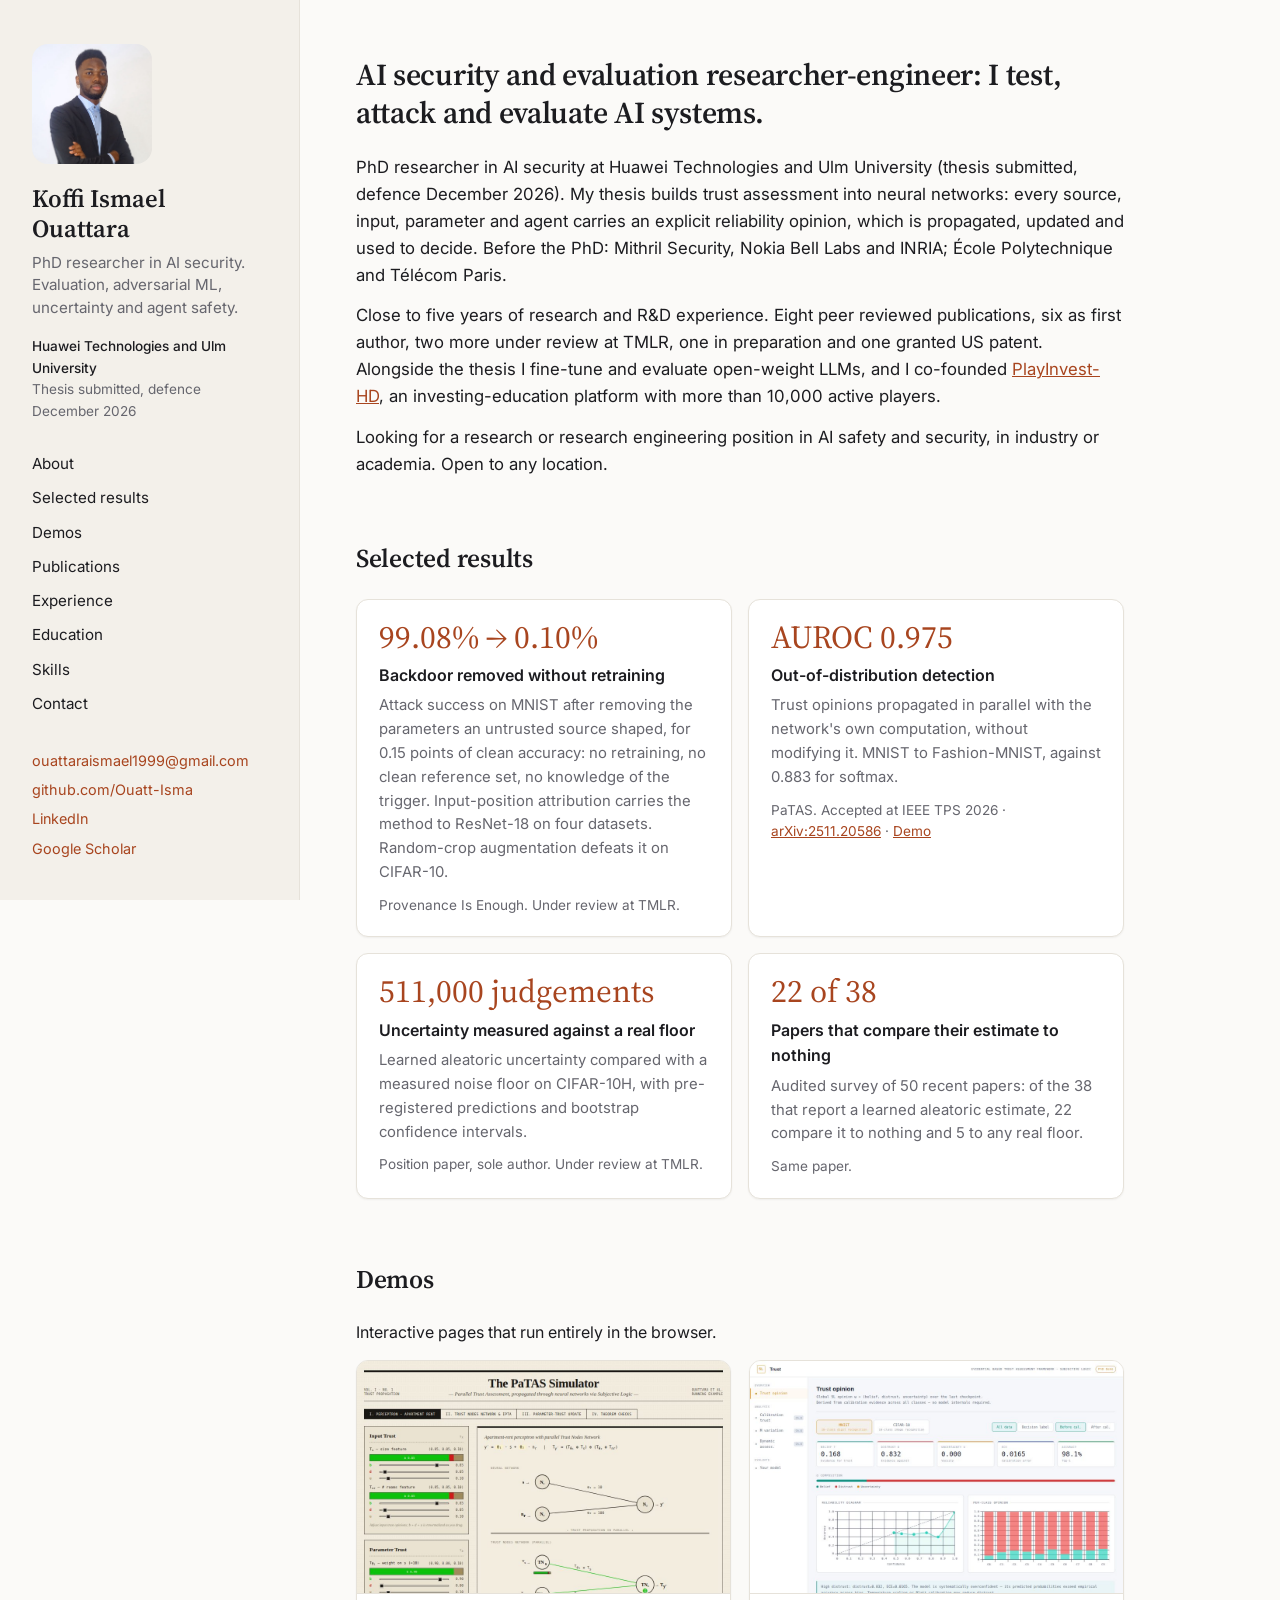
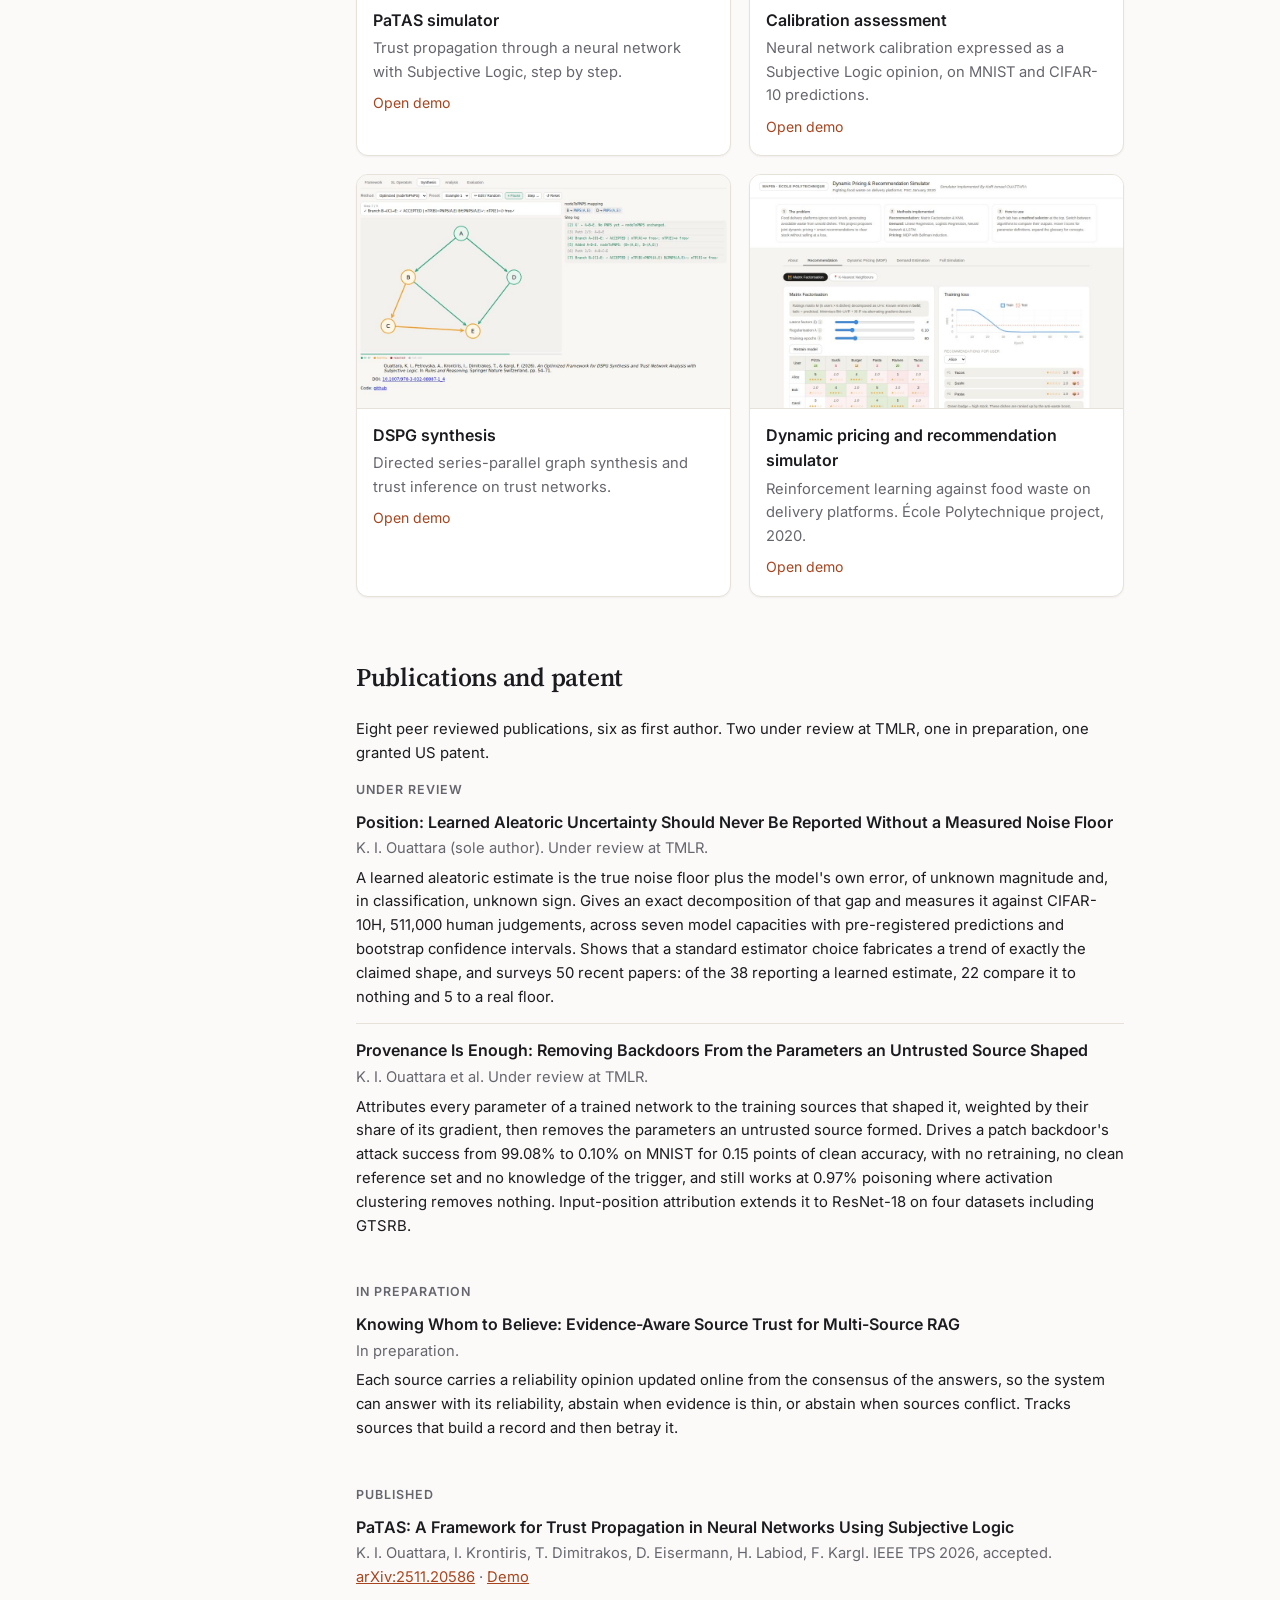
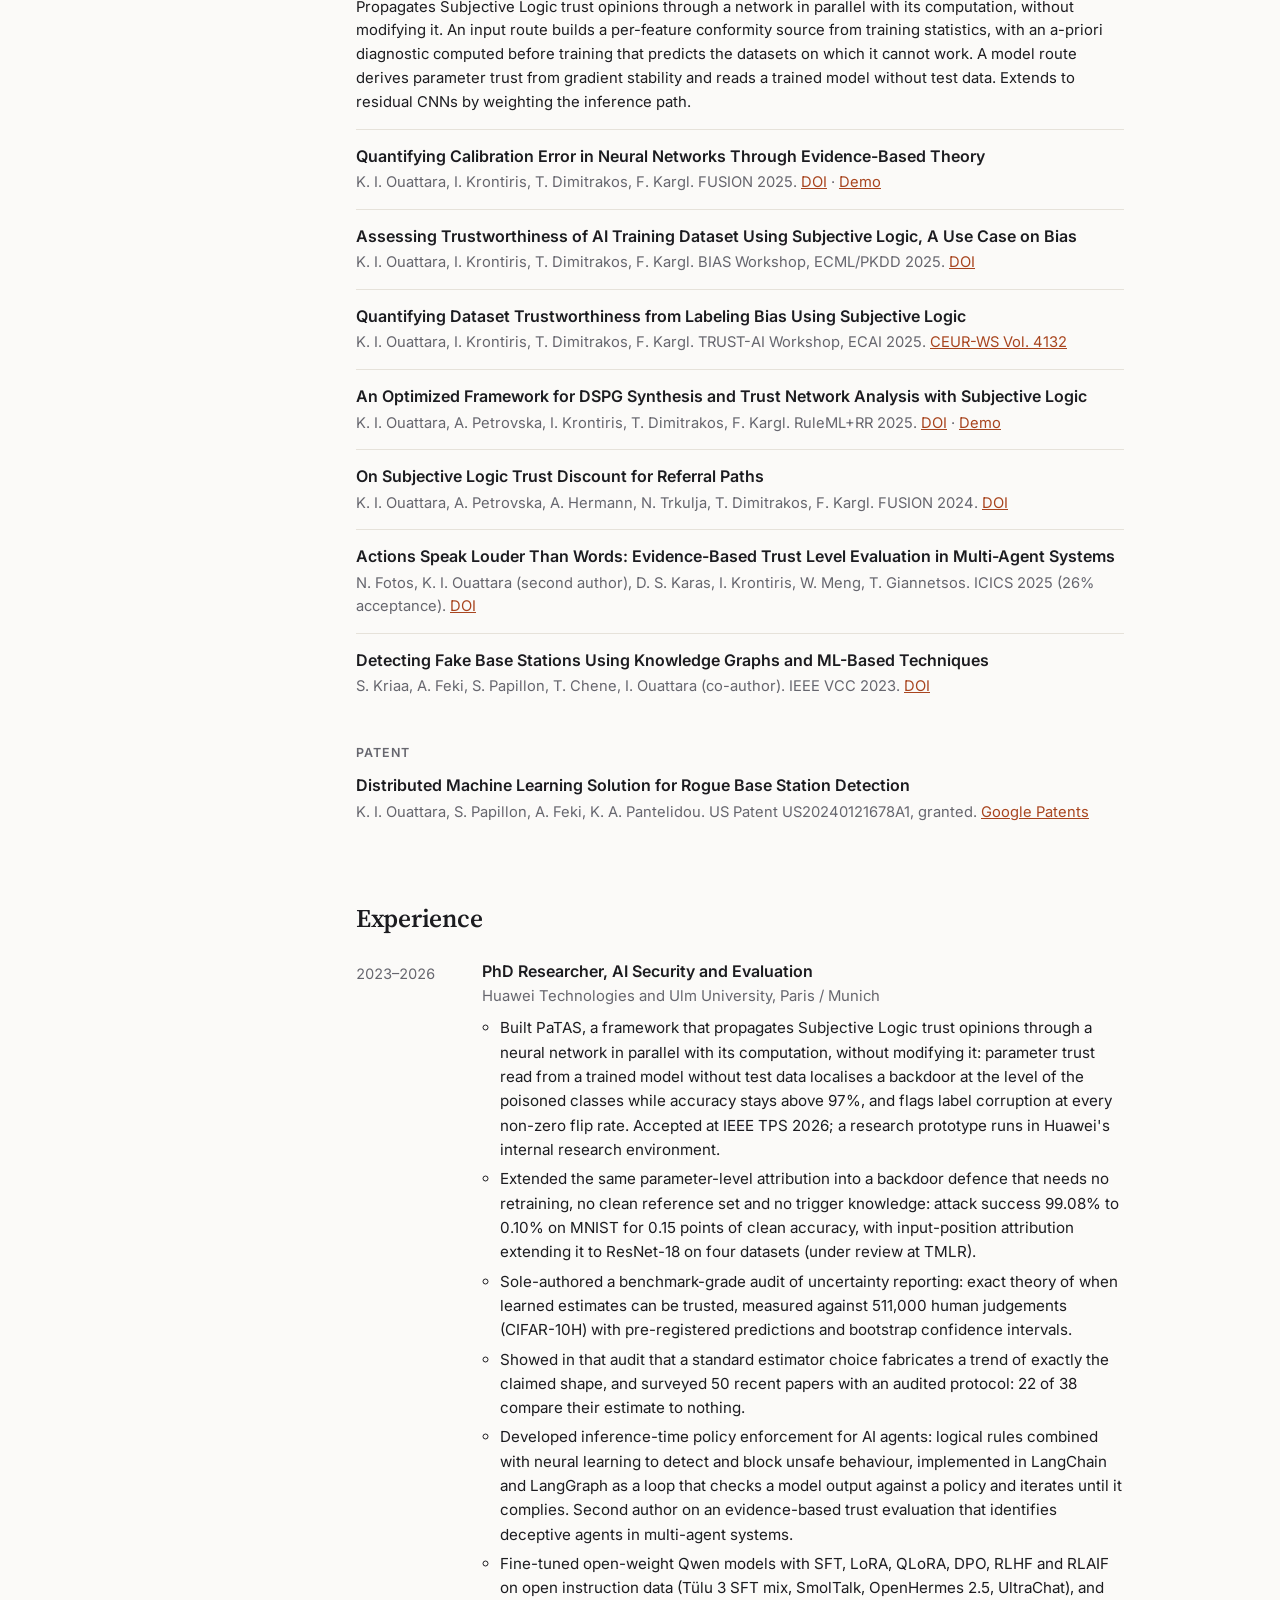
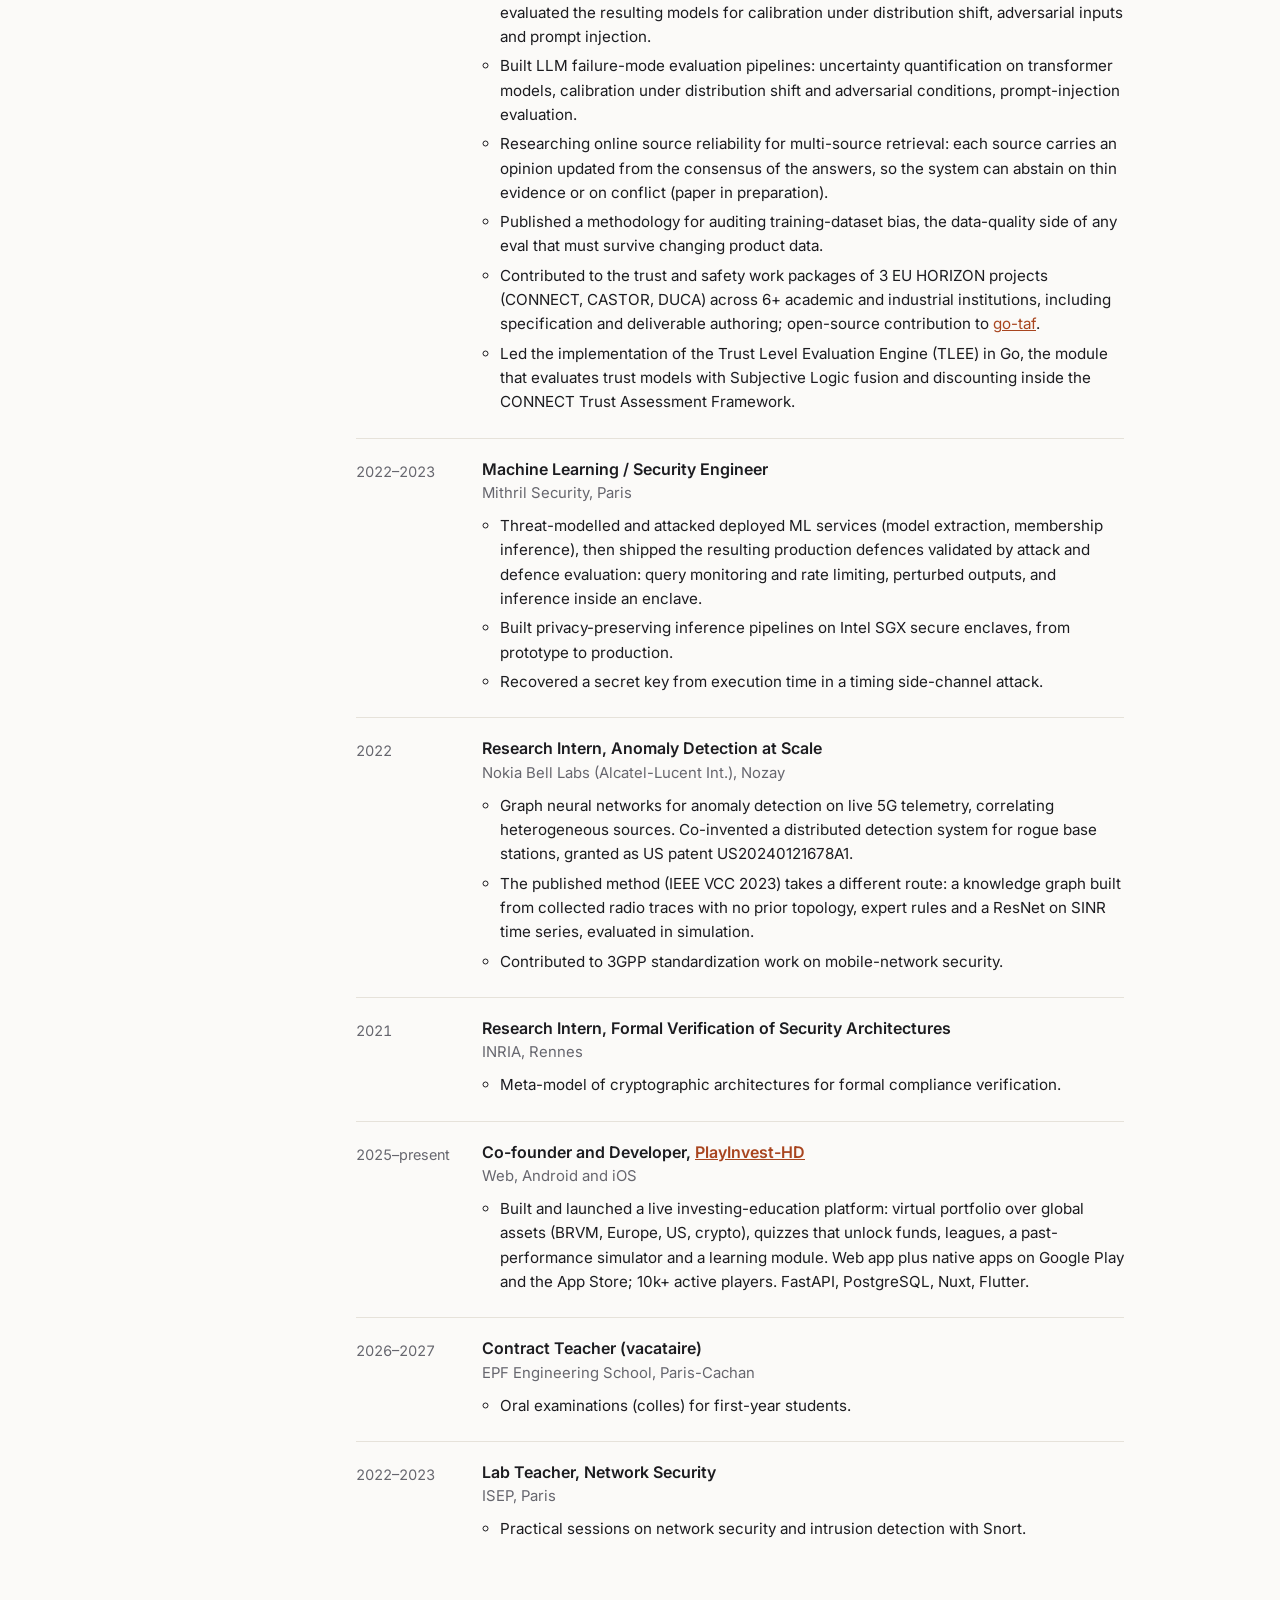
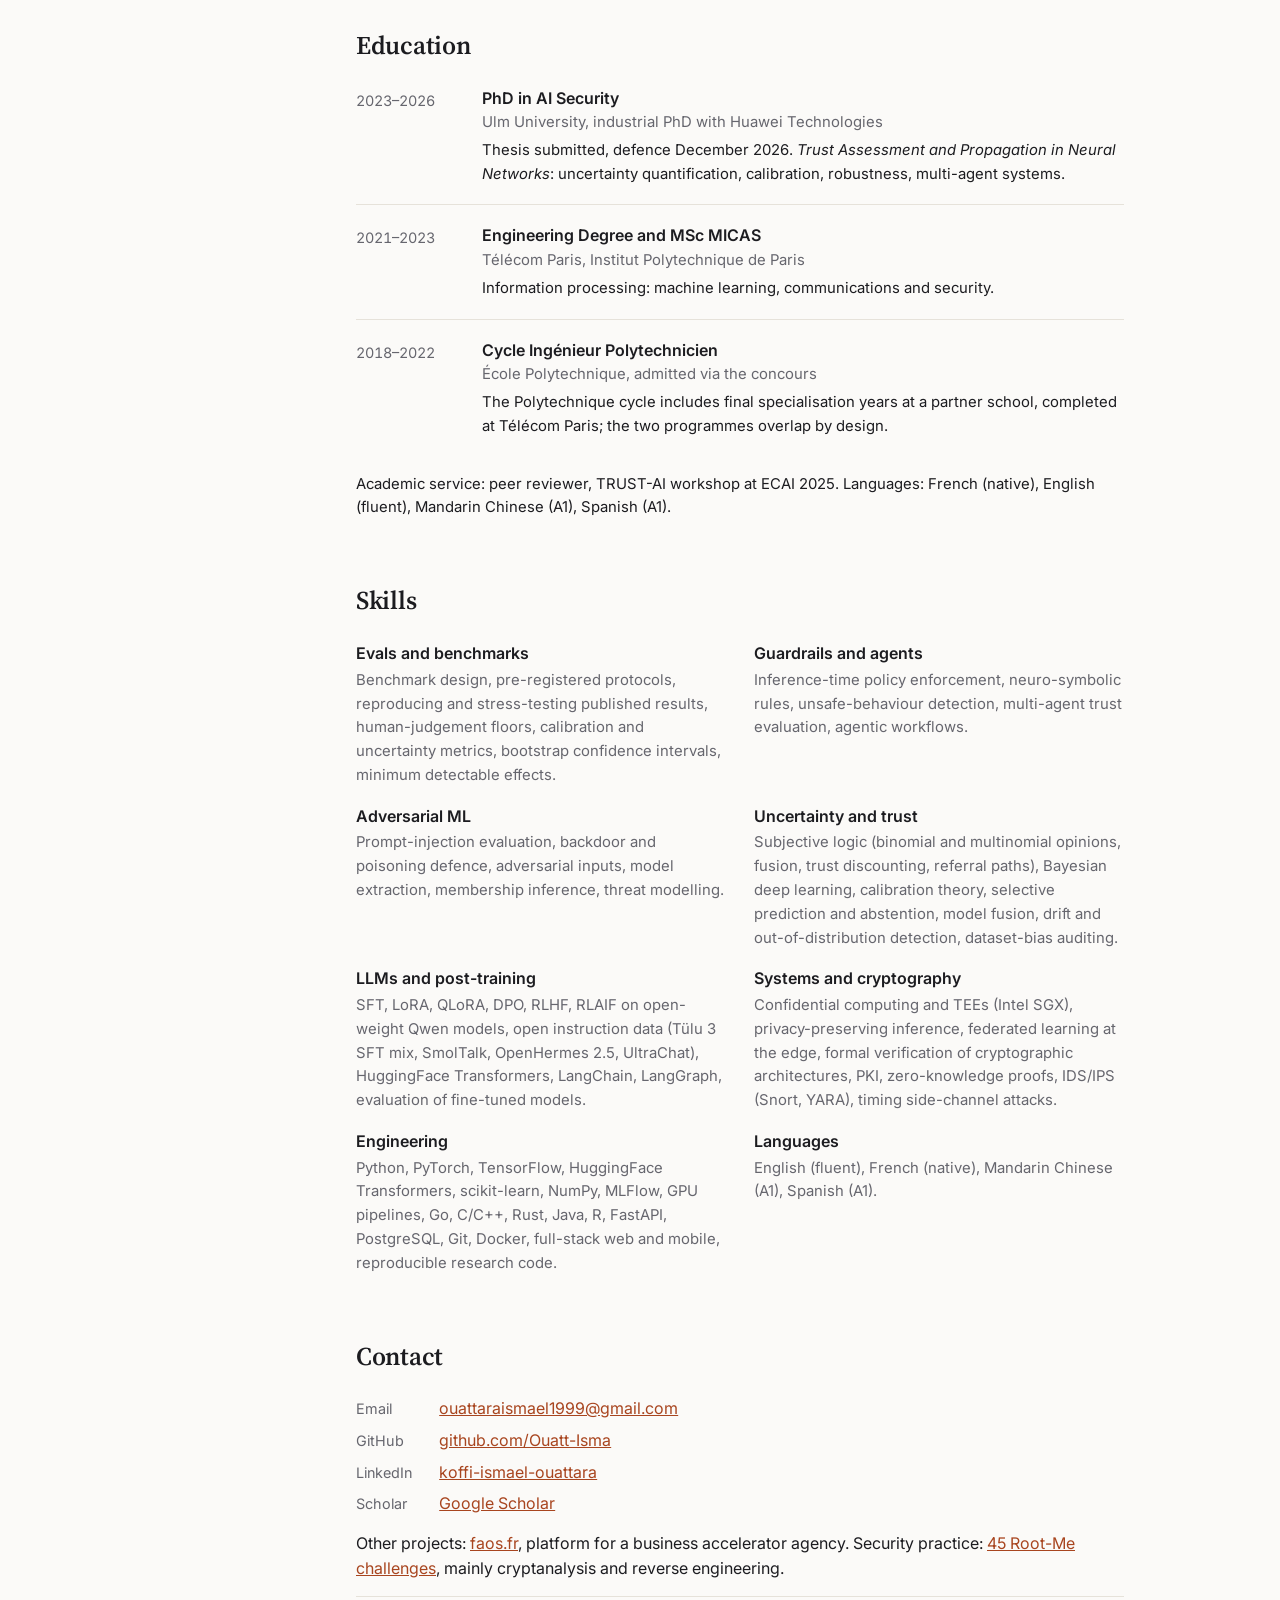
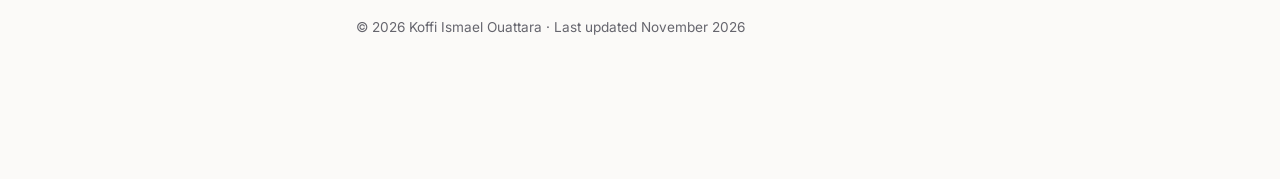
<file: index.html>
<!DOCTYPE html>
<html lang="en">
<head>
<meta charset="utf-8">
<meta name="viewport" content="width=device-width, initial-scale=1">
<title>Koffi Ismael Ouattara</title>
<meta name="description" content="Koffi Ismael Ouattara. AI security and evaluation researcher-engineer: evaluation, adversarial ML, uncertainty and agent safety. Huawei Technologies and Ulm University.">
<link rel="preconnect" href="https://fonts.googleapis.com">
<link rel="preconnect" href="https://fonts.gstatic.com" crossorigin>
<link href="https://fonts.googleapis.com/css2?family=Inter:wght@400;500;600&family=Source+Serif+4:opsz,wght@8..60,600&display=swap" rel="stylesheet">
<style>
  :root {
    --bg: #fbfaf8;
    --side: #f3f0ea;
    --surface: #ffffff;
    --text: #1c1c20;
    --muted: #66666e;
    --accent: #a8451f;
    --accent-soft: #f6e7df;
    --rule: #e6e2da;
    --shadow: 0 1px 2px rgba(0, 0, 0, 0.05);
    --serif: "Source Serif 4", Georgia, "Times New Roman", serif;
    --sans: Inter, -apple-system, BlinkMacSystemFont, "Segoe UI", Helvetica, Arial, sans-serif;
  }
  * { box-sizing: border-box; }
  html { scroll-behavior: smooth; }
  body {
    margin: 0;
    background: var(--bg);
    color: var(--text);
    font-family: var(--sans);
    font-size: 16px;
    line-height: 1.6;
    -webkit-font-smoothing: antialiased;
  }
  a { color: var(--accent); }
  p { margin: 0 0 14px; }

  .layout { display: grid; grid-template-columns: 300px minmax(0, 1fr); min-height: 100vh; }

  /* Sidebar */
  .side {
    background: var(--side);
    border-right: 1px solid var(--rule);
    padding: 44px 32px;
    position: sticky;
    top: 0;
    height: 100vh;
    overflow-y: auto;
  }
  .photo {
    width: 120px; height: 120px;
    object-fit: cover;
    border-radius: 16px;
    display: block;
    margin-bottom: 20px;
  }
  .side h1 { font-family: var(--serif); font-size: 1.55rem; line-height: 1.2; margin: 0 0 8px; font-weight: 600; }
  .tagline { margin: 0 0 16px; color: var(--muted); font-size: 0.95rem; line-height: 1.5; }
  .status { font-size: 0.85rem; color: var(--muted); margin: 0 0 24px; line-height: 1.6; }
  .status strong { color: var(--text); font-weight: 500; }
  nav ul { list-style: none; padding: 0; margin: 0 0 28px; }
  nav a {
    display: block;
    padding: 5px 0;
    color: var(--text);
    text-decoration: none;
    font-size: 0.95rem;
  }
  nav a:hover { color: var(--accent); }
  .side-links { list-style: none; padding: 0; margin: 0; font-size: 0.9rem; }
  .side-links li { margin-bottom: 6px; }
  .side-links a { text-decoration: none; }
  .side-links a:hover { text-decoration: underline; }

  /* Main */
  main { padding: 56px 56px 80px; max-width: 880px; }
  section { margin-bottom: 60px; scroll-margin-top: 24px; }
  h2 { font-family: var(--serif); font-size: 1.6rem; font-weight: 600; margin: 0 0 20px; letter-spacing: -0.01em; }
  h3 { font-size: 0.78rem; text-transform: uppercase; letter-spacing: 0.08em; color: var(--muted); margin: 30px 0 10px; font-weight: 600; }
  h3:first-of-type { margin-top: 0; }
  .lead { font-family: var(--serif); font-size: 1.9rem; line-height: 1.25; margin: 0 0 22px; font-weight: 600; letter-spacing: -0.01em; }
  .intro p { font-size: 1.05rem; }

  /* Result tiles */
  .tiles { display: grid; grid-template-columns: repeat(2, 1fr); gap: 16px; }
  .tile {
    background: var(--surface);
    border: 1px solid var(--rule);
    border-radius: 12px;
    padding: 20px 22px;
    box-shadow: var(--shadow);
  }
  .figure { font-family: var(--serif); font-size: 2rem; color: var(--accent); line-height: 1.1; margin-bottom: 8px; font-variant-numeric: tabular-nums; }
  .tile-title { font-weight: 600; margin-bottom: 6px; }
  .tile p { color: var(--muted); font-size: 0.93rem; margin: 0 0 10px; }
  .tile .meta { font-size: 0.85rem; margin: 0; }

  /* Demo cards */
  .cards { display: grid; grid-template-columns: repeat(2, 1fr); gap: 18px; }
  .card {
    display: block;
    background: var(--surface);
    border: 1px solid var(--rule);
    border-radius: 12px;
    overflow: hidden;
    text-decoration: none;
    color: inherit;
    box-shadow: var(--shadow);
    transition: border-color 0.15s, box-shadow 0.15s;
  }
  .card:hover { border-color: var(--accent); box-shadow: 0 4px 14px rgba(0, 0, 0, 0.08); }
  .card img {
    width: 100%;
    aspect-ratio: 16 / 10;
    object-fit: cover;
    object-position: top;
    display: block;
    border-bottom: 1px solid var(--rule);
    background: var(--side);
  }
  .card-body { padding: 14px 16px 16px; }
  .card-title { font-weight: 600; margin-bottom: 4px; }
  .card-body p { margin: 0; color: var(--muted); font-size: 0.92rem; }
  .card-cta { display: inline-block; margin-top: 8px; font-size: 0.88rem; color: var(--accent); }

  /* Publications */
  .pubs { list-style: none; padding: 0; margin: 0; }
  .pubs li { padding: 14px 0; border-top: 1px solid var(--rule); }
  .pubs li:first-child { border-top: 0; padding-top: 0; }
  .pub-title { font-weight: 600; }
  .pub-meta { color: var(--muted); font-size: 0.92rem; margin-top: 2px; }
  .pub-summary { font-size: 0.93rem; margin-top: 6px; }

  /* Timeline */
  .timeline { list-style: none; padding: 0; margin: 0; }
  .timeline > li { display: grid; grid-template-columns: 110px 1fr; gap: 16px; padding: 18px 0; border-top: 1px solid var(--rule); }
  .timeline > li:first-child { border-top: 0; padding-top: 0; }
  .when { color: var(--muted); font-size: 0.9rem; padding-top: 3px; font-variant-numeric: tabular-nums; }
  .role { font-weight: 600; }
  .org { color: var(--muted); font-size: 0.93rem; }
  .timeline ul { margin: 8px 0 0; padding-left: 18px; }
  .timeline ul li { margin-bottom: 5px; font-size: 0.95rem; }
  .note { font-size: 0.93rem; margin-top: 4px; }

  /* Skills */
  .skills { display: grid; grid-template-columns: repeat(2, 1fr); gap: 16px 28px; margin: 0; }
  .skills dt { font-weight: 600; margin-bottom: 2px; }
  .skills dd { margin: 0; color: var(--muted); font-size: 0.93rem; }

  /* Contact */
  .contact-list { list-style: none; padding: 0; margin: 0 0 14px; }
  .contact-list li { margin-bottom: 6px; }
  .contact-list span { display: inline-block; min-width: 5.5em; color: var(--muted); font-size: 0.9rem; }
  footer { color: var(--muted); font-size: 0.85rem; border-top: 1px solid var(--rule); padding-top: 20px; margin-top: 8px; }

  @media (max-width: 900px) {
    .layout { grid-template-columns: 1fr; }
    .side { position: static; height: auto; border-right: 0; border-bottom: 1px solid var(--rule); padding: 28px 20px 20px; }
    .side-top { display: flex; gap: 16px; align-items: center; margin-bottom: 14px; }
    .photo { width: 72px; height: 72px; margin: 0; flex-shrink: 0; }
    .side h1 { margin-bottom: 4px; }
    .tagline { margin: 0; }
    nav ul { display: flex; flex-wrap: wrap; gap: 2px 18px; margin-bottom: 18px; }
    main { padding: 36px 20px 60px; }
    .tiles, .cards, .skills { grid-template-columns: 1fr; }
    .timeline > li { grid-template-columns: 1fr; gap: 2px; }
    .lead { font-size: 1.45rem; }
    .intro p { font-size: 1rem; }
  }
</style>
</head>
<body>
<div class="layout">

<aside class="side">
  <div class="side-top">
    <img class="photo" src="assets/images/dsc03934-510x531.jpg" alt="Portrait of Koffi Ismael Ouattara">
    <div>
      <h1>Koffi Ismael Ouattara</h1>
      <p class="tagline">PhD researcher in AI security. Evaluation, adversarial ML, uncertainty and agent safety.</p>
    </div>
  </div>
  <p class="status">
    <strong>Huawei Technologies and Ulm University</strong><br>
    Thesis submitted, defence December 2026<br>
  </p>
  <nav aria-label="Sections">
    <ul>
      <li><a href="#about">About</a></li>
      <li><a href="#results">Selected results</a></li>
      <li><a href="#demos">Demos</a></li>
      <li><a href="#publications">Publications</a></li>
      <li><a href="#experience">Experience</a></li>
      <li><a href="#education">Education</a></li>
      <li><a href="#skills">Skills</a></li>
      <li><a href="#contact">Contact</a></li>
    </ul>
  </nav>
  <ul class="side-links">
    <li><a href="mailto:ouattaraismael1999@gmail.com">ouattaraismael1999@gmail.com</a></li>
    <li><a href="https://github.com/Ouatt-Isma">github.com/Ouatt-Isma</a></li>
    <li><a href="https://www.linkedin.com/in/koffi-ismael-ouattara-96291817a/">LinkedIn</a></li>
    <li><a href="https://scholar.google.com/citations?user=ZZfjgq8AAAAJ">Google Scholar</a></li>
  </ul>
</aside>

<main>

<section id="about" class="intro">
  <h2 class="lead">AI security and evaluation researcher-engineer: I test, attack and evaluate AI systems.</h2>
  <p>
    PhD researcher in AI security at Huawei Technologies and Ulm University (thesis submitted, defence December 2026). My thesis builds trust assessment into neural networks: every source, input, parameter and agent carries an explicit reliability opinion, which is propagated, updated and used to decide. Before the PhD: Mithril Security, Nokia Bell Labs and INRIA; École Polytechnique and Télécom Paris.
  </p>
  <p>
    Close to five years of research and R&amp;D experience. Eight peer reviewed publications, six as first author, two more under review at TMLR, one in preparation and one granted US patent. Alongside the thesis I fine-tune and evaluate open-weight LLMs, and I co-founded <a href="https://playinvest-hd.com">PlayInvest-HD</a>, an investing-education platform with more than 10,000 active players.
  </p>
  <p>
    Looking for a research or research engineering position in AI safety and security, in industry or academia. Open to any location.
  </p>
</section>

<section id="results">
  <h2>Selected results</h2>
  <div class="tiles">
    <div class="tile">
      <div class="figure">99.08% → 0.10%</div>
      <div class="tile-title">Backdoor removed without retraining</div>
      <p>Attack success on MNIST after removing the parameters an untrusted source shaped, for 0.15 points of clean accuracy: no retraining, no clean reference set, no knowledge of the trigger. Input-position attribution carries the method to ResNet-18 on four datasets. Random-crop augmentation defeats it on CIFAR-10.</p>
      <p class="meta">Provenance Is Enough. Under review at TMLR.</p>
    </div>
    <div class="tile">
      <div class="figure">AUROC 0.975</div>
      <div class="tile-title">Out-of-distribution detection</div>
      <p>Trust opinions propagated in parallel with the network's own computation, without modifying it. MNIST to Fashion-MNIST, against 0.883 for softmax.</p>
      <p class="meta">PaTAS. Accepted at IEEE TPS 2026 · <a href="https://arxiv.org/abs/2511.20586">arXiv:2511.20586</a> · <a href="demos/patas_simulator.html">Demo</a></p>
    </div>
    <div class="tile">
      <div class="figure">511,000 judgements</div>
      <div class="tile-title">Uncertainty measured against a real floor</div>
      <p>Learned aleatoric uncertainty compared with a measured noise floor on CIFAR-10H, with pre-registered predictions and bootstrap confidence intervals.</p>
      <p class="meta">Position paper, sole author. Under review at TMLR.</p>
    </div>
    <div class="tile">
      <div class="figure">22 of 38</div>
      <div class="tile-title">Papers that compare their estimate to nothing</div>
      <p>Audited survey of 50 recent papers: of the 38 that report a learned aleatoric estimate, 22 compare it to nothing and 5 to any real floor.</p>
      <p class="meta">Same paper.</p>
    </div>
  </div>
</section>

<section id="demos">
  <h2>Demos</h2>
  <p>Interactive pages that run entirely in the browser.</p>
  <div class="cards">
    <a class="card" href="demos/patas_simulator.html">
      <img src="assets/images/demos/patas-simulator.jpg" alt="Screenshot of the PaTAS simulator" loading="lazy">
      <div class="card-body">
        <div class="card-title">PaTAS simulator</div>
        <p>Trust propagation through a neural network with Subjective Logic, step by step.</p>
        <span class="card-cta">Open demo</span>
      </div>
    </a>
    <a class="card" href="demos/calibration_demo.html">
      <img src="assets/images/demos/calibration-demo.jpg" alt="Screenshot of the calibration assessment demo" loading="lazy">
      <div class="card-body">
        <div class="card-title">Calibration assessment</div>
        <p>Neural network calibration expressed as a Subjective Logic opinion, on MNIST and CIFAR-10 predictions.</p>
        <span class="card-cta">Open demo</span>
      </div>
    </a>
    <a class="card" href="demos/dspg_demo.html">
      <img src="assets/images/demos/dspg-demo.jpg" alt="Screenshot of the DSPG synthesis demo" loading="lazy">
      <div class="card-body">
        <div class="card-title">DSPG synthesis</div>
        <p>Directed series-parallel graph synthesis and trust inference on trust networks.</p>
        <span class="card-cta">Open demo</span>
      </div>
    </a>
    <a class="card" href="demos/food-platform-simulator.html">
      <img src="assets/images/demos/food-platform-simulator.jpg" alt="Screenshot of the dynamic pricing and recommendation simulator" loading="lazy">
      <div class="card-body">
        <div class="card-title">Dynamic pricing and recommendation simulator</div>
        <p>Reinforcement learning against food waste on delivery platforms. École Polytechnique project, 2020.</p>
        <span class="card-cta">Open demo</span>
      </div>
    </a>
  </div>
</section>

<section id="publications">
  <h2>Publications and patent</h2>

  <p class="note">Eight peer reviewed publications, six as first author. Two under review at TMLR, one in preparation, one granted US patent.</p>

  <h3>Under review</h3>
  <ul class="pubs">
    <li>
      <div class="pub-title">Position: Learned Aleatoric Uncertainty Should Never Be Reported Without a Measured Noise Floor</div>
      <div class="pub-meta">K. I. Ouattara (sole author). Under review at TMLR.</div>
      <div class="pub-summary">A learned aleatoric estimate is the true noise floor plus the model's own error, of unknown magnitude and, in classification, unknown sign. Gives an exact decomposition of that gap and measures it against CIFAR-10H, 511,000 human judgements, across seven model capacities with pre-registered predictions and bootstrap confidence intervals. Shows that a standard estimator choice fabricates a trend of exactly the claimed shape, and surveys 50 recent papers: of the 38 reporting a learned estimate, 22 compare it to nothing and 5 to a real floor.</div>
    </li>
    <li>
      <div class="pub-title">Provenance Is Enough: Removing Backdoors From the Parameters an Untrusted Source Shaped</div>
      <div class="pub-meta">K. I. Ouattara et al. Under review at TMLR.</div>
      <div class="pub-summary">Attributes every parameter of a trained network to the training sources that shaped it, weighted by their share of its gradient, then removes the parameters an untrusted source formed. Drives a patch backdoor's attack success from 99.08% to 0.10% on MNIST for 0.15 points of clean accuracy, with no retraining, no clean reference set and no knowledge of the trigger, and still works at 0.97% poisoning where activation clustering removes nothing. Input-position attribution extends it to ResNet-18 on four datasets including GTSRB.</div>
    </li>
  </ul>

  <h3>In preparation</h3>
  <ul class="pubs">
    <li>
      <div class="pub-title">Knowing Whom to Believe: Evidence-Aware Source Trust for Multi-Source RAG</div>
      <div class="pub-meta">In preparation.</div>
      <div class="pub-summary">Each source carries a reliability opinion updated online from the consensus of the answers, so the system can answer with its reliability, abstain when evidence is thin, or abstain when sources conflict. Tracks sources that build a record and then betray it.</div>
    </li>
  </ul>

  <h3>Published</h3>
  <ul class="pubs">
    <li>
      <div class="pub-title">PaTAS: A Framework for Trust Propagation in Neural Networks Using Subjective Logic</div>
      <div class="pub-meta">K. I. Ouattara, I. Krontiris, T. Dimitrakos, D. Eisermann, H. Labiod, F. Kargl. IEEE TPS 2026, accepted. <a href="https://arxiv.org/abs/2511.20586">arXiv:2511.20586</a> · <a href="demos/patas_simulator.html">Demo</a></div>
      <div class="pub-summary">Propagates Subjective Logic trust opinions through a network in parallel with its computation, without modifying it. An input route builds a per-feature conformity source from training statistics, with an a-priori diagnostic computed before training that predicts the datasets on which it cannot work. A model route derives parameter trust from gradient stability and reads a trained model without test data. Extends to residual CNNs by weighting the inference path.</div>
    </li>
    <li>
      <div class="pub-title">Quantifying Calibration Error in Neural Networks Through Evidence-Based Theory</div>
      <div class="pub-meta">K. I. Ouattara, I. Krontiris, T. Dimitrakos, F. Kargl. FUSION 2025. <a href="https://doi.org/10.23919/FUSION65864.2025.11124121">DOI</a> · <a href="demos/calibration_demo.html">Demo</a></div>
    </li>
    <li>
      <div class="pub-title">Assessing Trustworthiness of AI Training Dataset Using Subjective Logic, A Use Case on Bias</div>
      <div class="pub-meta">K. I. Ouattara, I. Krontiris, T. Dimitrakos, F. Kargl. BIAS Workshop, ECML/PKDD 2025. <a href="https://doi.org/10.1007/978-3-032-19096-3_17">DOI</a></div>
    </li>
    <li>
      <div class="pub-title">Quantifying Dataset Trustworthiness from Labeling Bias Using Subjective Logic</div>
      <div class="pub-meta">K. I. Ouattara, I. Krontiris, T. Dimitrakos, F. Kargl. TRUST-AI Workshop, ECAI 2025. <a href="https://ceur-ws.org/Vol-4132/">CEUR-WS Vol. 4132</a></div>
    </li>
    <li>
      <div class="pub-title">An Optimized Framework for DSPG Synthesis and Trust Network Analysis with Subjective Logic</div>
      <div class="pub-meta">K. I. Ouattara, A. Petrovska, I. Krontiris, T. Dimitrakos, F. Kargl. RuleML+RR 2025. <a href="https://doi.org/10.1007/978-3-032-08887-1_4">DOI</a> · <a href="demos/dspg_demo.html">Demo</a></div>
    </li>
    <li>
      <div class="pub-title">On Subjective Logic Trust Discount for Referral Paths</div>
      <div class="pub-meta">K. I. Ouattara, A. Petrovska, A. Hermann, N. Trkulja, T. Dimitrakos, F. Kargl. FUSION 2024. <a href="https://doi.org/10.23919/FUSION59988.2024.10706345">DOI</a></div>
    </li>
    <li>
      <div class="pub-title">Actions Speak Louder Than Words: Evidence-Based Trust Level Evaluation in Multi-Agent Systems</div>
      <div class="pub-meta">N. Fotos, K. I. Ouattara (second author), D. S. Karas, I. Krontiris, W. Meng, T. Giannetsos. ICICS 2025 (26% acceptance). <a href="https://doi.org/10.1007/978-981-95-3543-9_14">DOI</a></div>
    </li>
    <li>
      <div class="pub-title">Detecting Fake Base Stations Using Knowledge Graphs and ML-Based Techniques</div>
      <div class="pub-meta">S. Kriaa, A. Feki, S. Papillon, T. Chene, I. Ouattara (co-author). IEEE VCC 2023. <a href="https://doi.org/10.1109/VCC60689.2023.10474891">DOI</a></div>
    </li>
  </ul>

  <h3>Patent</h3>
  <ul class="pubs">
    <li>
      <div class="pub-title">Distributed Machine Learning Solution for Rogue Base Station Detection</div>
      <div class="pub-meta">K. I. Ouattara, S. Papillon, A. Feki, K. A. Pantelidou. US Patent US20240121678A1, granted. <a href="https://patents.google.com/patent/US20240121678A1/en">Google Patents</a></div>
    </li>
  </ul>
</section>

<section id="experience">
  <h2>Experience</h2>
  <ul class="timeline">
    <li>
      <div class="when">2023–2026</div>
      <div>
        <div class="role">PhD Researcher, AI Security and Evaluation</div>
        <div class="org">Huawei Technologies and Ulm University, Paris / Munich</div>
        <ul>
          <li>Built PaTAS, a framework that propagates Subjective Logic trust opinions through a neural network in parallel with its computation, without modifying it: parameter trust read from a trained model without test data localises a backdoor at the level of the poisoned classes while accuracy stays above 97%, and flags label corruption at every non-zero flip rate. Accepted at IEEE TPS 2026; a research prototype runs in Huawei's internal research environment.</li>
          <li>Extended the same parameter-level attribution into a backdoor defence that needs no retraining, no clean reference set and no trigger knowledge: attack success 99.08% to 0.10% on MNIST for 0.15 points of clean accuracy, with input-position attribution extending it to ResNet-18 on four datasets (under review at TMLR).</li>
          <li>Sole-authored a benchmark-grade audit of uncertainty reporting: exact theory of when learned estimates can be trusted, measured against 511,000 human judgements (CIFAR-10H) with pre-registered predictions and bootstrap confidence intervals.</li>
          <li>Showed in that audit that a standard estimator choice fabricates a trend of exactly the claimed shape, and surveyed 50 recent papers with an audited protocol: 22 of 38 compare their estimate to nothing.</li>
          <li>Developed inference-time policy enforcement for AI agents: logical rules combined with neural learning to detect and block unsafe behaviour, implemented in LangChain and LangGraph as a loop that checks a model output against a policy and iterates until it complies. Second author on an evidence-based trust evaluation that identifies deceptive agents in multi-agent systems.</li>
          <li>Fine-tuned open-weight Qwen models with SFT, LoRA, QLoRA, DPO, RLHF and RLAIF on open instruction data (T&uuml;lu 3 SFT mix, SmolTalk, OpenHermes 2.5, UltraChat), and evaluated the resulting models for calibration under distribution shift, adversarial inputs and prompt injection.</li>
          <li>Built LLM failure-mode evaluation pipelines: uncertainty quantification on transformer models, calibration under distribution shift and adversarial conditions, prompt-injection evaluation.</li>
          <li>Researching online source reliability for multi-source retrieval: each source carries an opinion updated from the consensus of the answers, so the system can abstain on thin evidence or on conflict (paper in preparation).</li>
          <li>Published a methodology for auditing training-dataset bias, the data-quality side of any eval that must survive changing product data.</li>
          <li>Contributed to the trust and safety work packages of 3 EU HORIZON projects (CONNECT, CASTOR, DUCA) across 6+ academic and industrial institutions, including specification and deliverable authoring; open-source contribution to <a href="https://github.com/vs-uulm/go-taf">go-taf</a>.</li>
          <li>Led the implementation of the Trust Level Evaluation Engine (TLEE) in Go, the module that evaluates trust models with Subjective Logic fusion and discounting inside the CONNECT Trust Assessment Framework.</li>
        </ul>
      </div>
    </li>
    <li>
      <div class="when">2022–2023</div>
      <div>
        <div class="role">Machine Learning / Security Engineer</div>
        <div class="org">Mithril Security, Paris</div>
        <ul>
          <li>Threat-modelled and attacked deployed ML services (model extraction, membership inference), then shipped the resulting production defences validated by attack and defence evaluation: query monitoring and rate limiting, perturbed outputs, and inference inside an enclave.</li>
          <li>Built privacy-preserving inference pipelines on Intel SGX secure enclaves, from prototype to production.</li>
          <li>Recovered a secret key from execution time in a timing side-channel attack.</li>
        </ul>
      </div>
    </li>
    <li>
      <div class="when">2022</div>
      <div>
        <div class="role">Research Intern, Anomaly Detection at Scale</div>
        <div class="org">Nokia Bell Labs (Alcatel-Lucent Int.), Nozay</div>
        <ul>
          <li>Graph neural networks for anomaly detection on live 5G telemetry, correlating heterogeneous sources. Co-invented a distributed detection system for rogue base stations, granted as US patent US20240121678A1.</li>
          <li>The published method (IEEE VCC 2023) takes a different route: a knowledge graph built from collected radio traces with no prior topology, expert rules and a ResNet on SINR time series, evaluated in simulation.</li>
          <li>Contributed to 3GPP standardization work on mobile-network security.</li>
        </ul>
      </div>
    </li>
    <li>
      <div class="when">2021</div>
      <div>
        <div class="role">Research Intern, Formal Verification of Security Architectures</div>
        <div class="org">INRIA, Rennes</div>
        <ul>
          <li>Meta-model of cryptographic architectures for formal compliance verification.</li>
        </ul>
      </div>
    </li>
    <li>
      <div class="when">2025–present</div>
      <div>
        <div class="role">Co-founder and Developer, <a href="https://playinvest-hd.com">PlayInvest-HD</a></div>
        <div class="org">Web, Android and iOS</div>
        <ul>
          <li>Built and launched a live investing-education platform: virtual portfolio over global assets (BRVM, Europe, US, crypto), quizzes that unlock funds, leagues, a past-performance simulator and a learning module. Web app plus native apps on Google Play and the App Store; 10k+ active players. FastAPI, PostgreSQL, Nuxt, Flutter.</li>
        </ul>
      </div>
    </li>
    <li>
      <div class="when">2026&ndash;2027</div>
      <div>
        <div class="role">Contract Teacher (vacataire)</div>
        <div class="org">EPF Engineering School, Paris-Cachan</div>
        <ul>
          <li>Oral examinations (colles) for first-year students.</li>
        </ul>
      </div>
    </li>
    <li>
      <div class="when">2022&ndash;2023</div>
      <div>
        <div class="role">Lab Teacher, Network Security</div>
        <div class="org">ISEP, Paris</div>
        <ul>
          <li>Practical sessions on network security and intrusion detection with Snort.</li>
        </ul>
      </div>
    </li>
  </ul>
</section>

<section id="education">
  <h2>Education</h2>
  <ul class="timeline">
    <li>
      <div class="when">2023–2026</div>
      <div>
        <div class="role">PhD in AI Security</div>
        <div class="org">Ulm University, industrial PhD with Huawei Technologies</div>
        <div class="note">Thesis submitted, defence December 2026. <em>Trust Assessment and Propagation in Neural Networks</em>: uncertainty quantification, calibration, robustness, multi-agent systems.</div>
      </div>
    </li>
    <li>
      <div class="when">2021–2023</div>
      <div>
        <div class="role">Engineering Degree and MSc MICAS</div>
        <div class="org">Télécom Paris, Institut Polytechnique de Paris</div>
        <div class="note">Information processing: machine learning, communications and security.</div>
      </div>
    </li>
    <li>
      <div class="when">2018–2022</div>
      <div>
        <div class="role">Cycle Ingénieur Polytechnicien</div>
        <div class="org">École Polytechnique, admitted via the concours</div>
        <div class="note">The Polytechnique cycle includes final specialisation years at a partner school, completed at Télécom Paris; the two programmes overlap by design.</div>
      </div>
    </li>
  </ul>
  <p class="note" style="margin-top:16px">Academic service: peer reviewer, TRUST-AI workshop at ECAI 2025. Languages: French (native), English (fluent), Mandarin Chinese (A1), Spanish (A1).</p>
</section>

<section id="skills">
  <h2>Skills</h2>
  <dl class="skills">
    <div>
      <dt>Evals and benchmarks</dt>
      <dd>Benchmark design, pre-registered protocols, reproducing and stress-testing published results, human-judgement floors, calibration and uncertainty metrics, bootstrap confidence intervals, minimum detectable effects.</dd>
    </div>
    <div>
      <dt>Guardrails and agents</dt>
      <dd>Inference-time policy enforcement, neuro-symbolic rules, unsafe-behaviour detection, multi-agent trust evaluation, agentic workflows.</dd>
    </div>
    <div>
      <dt>Adversarial ML</dt>
      <dd>Prompt-injection evaluation, backdoor and poisoning defence, adversarial inputs, model extraction, membership inference, threat modelling.</dd>
    </div>
    <div>
      <dt>Uncertainty and trust</dt>
      <dd>Subjective logic (binomial and multinomial opinions, fusion, trust discounting, referral paths), Bayesian deep learning, calibration theory, selective prediction and abstention, model fusion, drift and out-of-distribution detection, dataset-bias auditing.</dd>
    </div>
    <div>
      <dt>LLMs and post-training</dt>
      <dd>SFT, LoRA, QLoRA, DPO, RLHF, RLAIF on open-weight Qwen models, open instruction data (T&uuml;lu 3 SFT mix, SmolTalk, OpenHermes 2.5, UltraChat), HuggingFace Transformers, LangChain, LangGraph, evaluation of fine-tuned models.</dd>
    </div>
    <div>
      <dt>Systems and cryptography</dt>
      <dd>Confidential computing and TEEs (Intel SGX), privacy-preserving inference, federated learning at the edge, formal verification of cryptographic architectures, PKI, zero-knowledge proofs, IDS/IPS (Snort, YARA), timing side-channel attacks.</dd>
    </div>
    <div>
      <dt>Engineering</dt>
      <dd>Python, PyTorch, TensorFlow, HuggingFace Transformers, scikit-learn, NumPy, MLFlow, GPU pipelines, Go, C/C++, Rust, Java, R, FastAPI, PostgreSQL, Git, Docker, full-stack web and mobile, reproducible research code.</dd>
    </div>
    <div>
      <dt>Languages</dt>
      <dd>English (fluent), French (native), Mandarin Chinese (A1), Spanish (A1).</dd>
    </div>
  </dl>
</section>

<section id="contact">
  <h2>Contact</h2>
  <ul class="contact-list">
    <li><span>Email</span> <a href="mailto:ouattaraismael1999@gmail.com">ouattaraismael1999@gmail.com</a></li>
    <li><span>GitHub</span> <a href="https://github.com/Ouatt-Isma">github.com/Ouatt-Isma</a></li>
    <li><span>LinkedIn</span> <a href="https://www.linkedin.com/in/koffi-ismael-ouattara-96291817a/">koffi-ismael-ouattara</a></li>
    <li><span>Scholar</span> <a href="https://scholar.google.com/citations?user=ZZfjgq8AAAAJ">Google Scholar</a></li>
  </ul>
  <p>Other projects: <a href="https://faos.fr">faos.fr</a>, platform for a business accelerator agency. Security practice: <a href="https://www.root-me.org/Xma99">45 Root-Me challenges</a>, mainly cryptanalysis and reverse engineering.</p>
  <footer>© 2026 Koffi Ismael Ouattara · Last updated November 2026</footer>
</section>

</main>
</div>
</body>
</html>
</file>
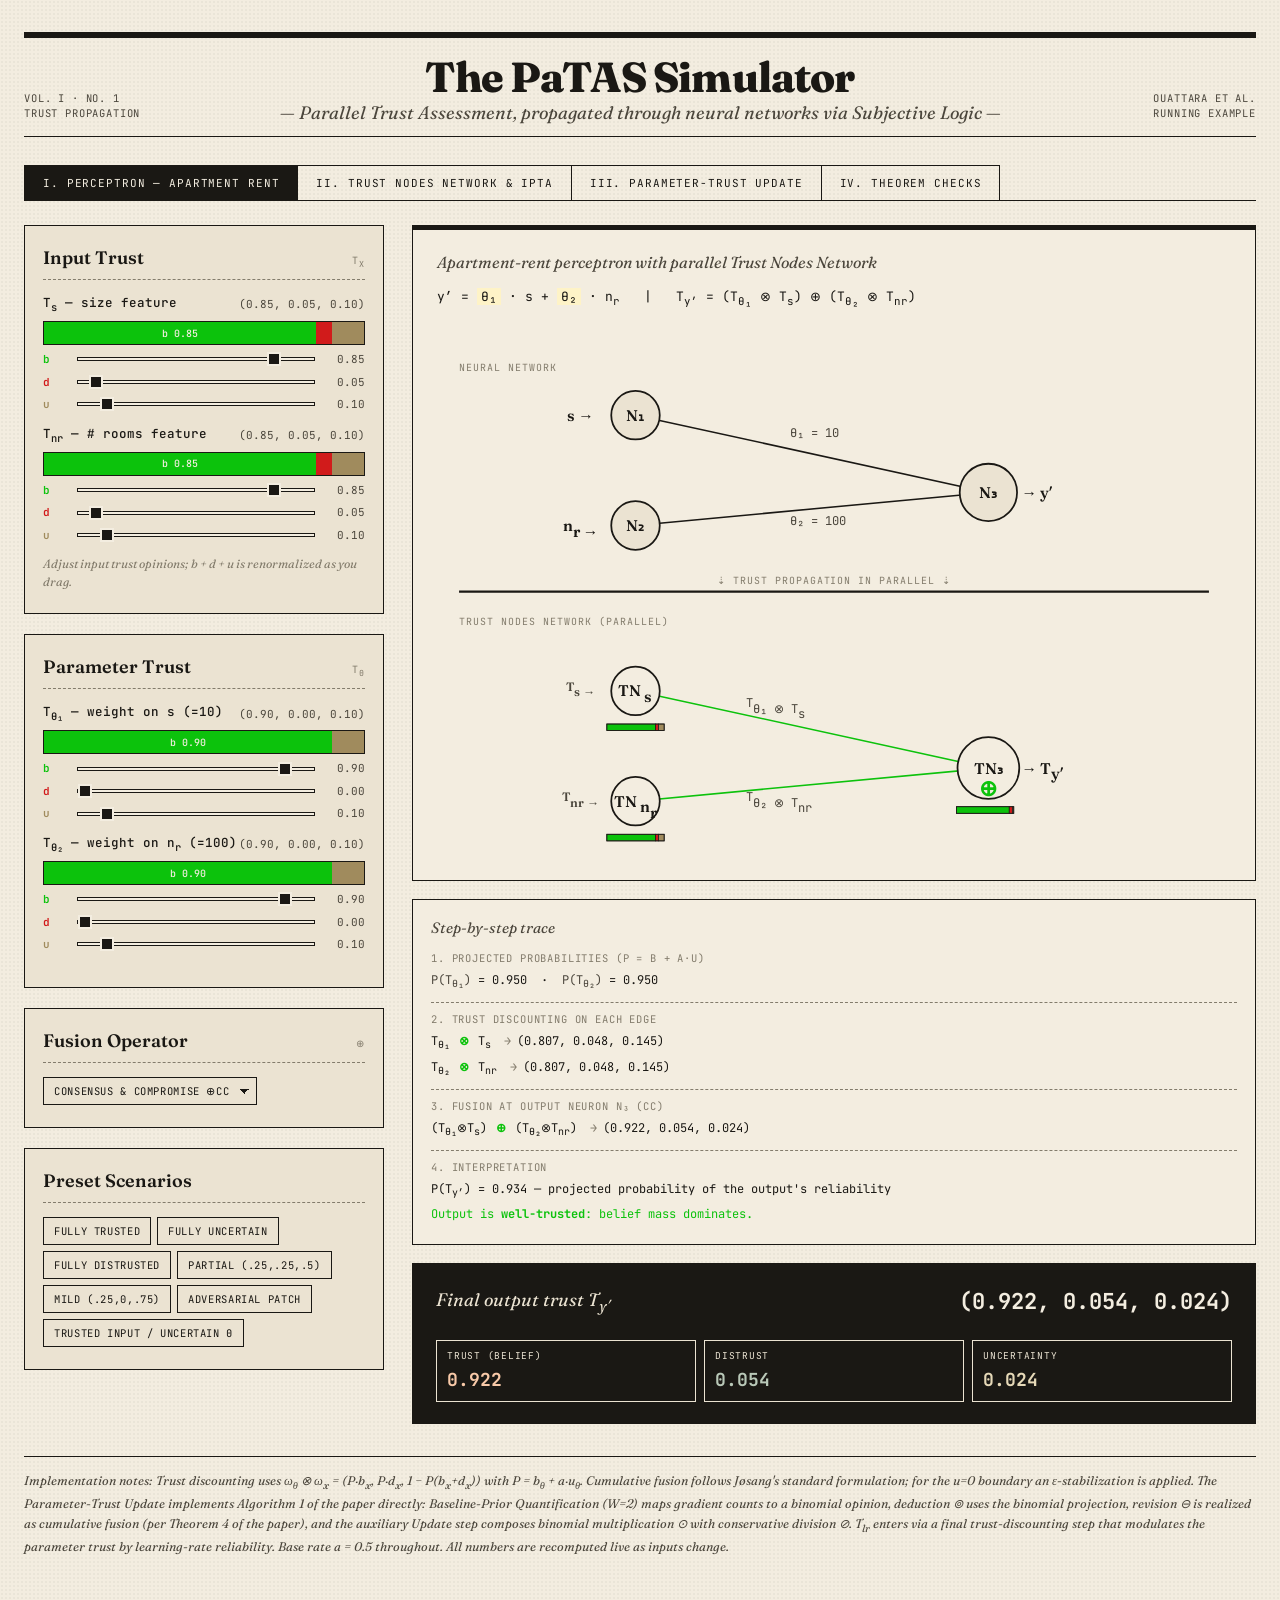
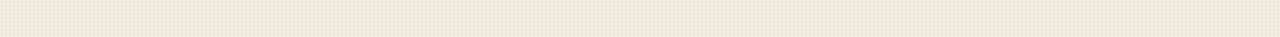
<file: patas_simulator v2.html>
<!DOCTYPE html>
<html lang="en">
<head>
<meta charset="UTF-8">
<meta name="viewport" content="width=device-width,initial-scale=1.0">
<title>PaTAS Simulator — Parallel Trust Assessment System</title>
<link rel="preconnect" href="https://fonts.googleapis.com">
<link rel="preconnect" href="https://fonts.gstatic.com" crossorigin>
<link href="https://fonts.googleapis.com/css2?family=Fraunces:opsz,wght@9..144,400;9..144,600;9..144,800&family=Inter:wght@400;500;600;700&family=JetBrains+Mono:wght@400;500;700&display=swap" rel="stylesheet">
<style>
  :root {
    --paper: #f3ede0;
    --paper-2: #ebe3d2;
    --ink: #1a1814;
    --ink-2: #4b463c;
    --ink-3: #837c6c;
    --rule: #1a1814;
    --belief: #0cc20c;
    --belief-soft: #f8c9a8;
    --disbelief: #d11b1b;
    --disbelief-soft: #b9c8b8;
    --uncertainty: #a08b5d;
    --uncertainty-soft: #e6d9b8;
    --highlight: #fef3c7;
    --error: #991b1b;
    --ok: #14532d;
  }

  * { box-sizing: border-box; }
  html, body {
    margin: 0; padding: 0;
    background: var(--paper);
    color: var(--ink);
    font-family: 'Inter', sans-serif;
    font-size: 14px;
    line-height: 1.5;
  }
  body {
    background-image:
      radial-gradient(rgba(26, 24, 20, 0.04) 1px, transparent 1px);
    background-size: 4px 4px;
  }

  .container {
    max-width: 1280px;
    margin: 0 auto;
    padding: 32px 24px 80px;
  }

  /* ─────── Masthead ─────── */
  header.masthead {
    border-top: 6px solid var(--ink);
    border-bottom: 1px solid var(--ink);
    padding: 18px 0 14px;
    margin-bottom: 28px;
    display: grid;
    grid-template-columns: 1fr auto 1fr;
    align-items: end;
    gap: 24px;
  }
  .masthead .left,
  .masthead .right {
    font-family: 'JetBrains Mono', monospace;
    font-size: 10.5px;
    letter-spacing: 0.08em;
    text-transform: uppercase;
    color: var(--ink-2);
  }
  .masthead .right { text-align: right; }
  .masthead h1 {
    font-family: 'Fraunces', serif;
    font-weight: 800;
    font-size: 42px;
    line-height: 1;
    margin: 0;
    letter-spacing: -0.02em;
    text-align: center;
  }
  .masthead h1 .small {
    font-family: 'Fraunces', serif;
    font-weight: 400;
    font-style: italic;
    font-size: 18px;
    display: block;
    color: var(--ink-2);
    margin-top: 6px;
    letter-spacing: 0;
  }

  /* ─────── Stage IV: Param Update specific ─────── */
  .batch-list {
    display: flex;
    flex-direction: column;
    gap: 8px;
    margin-bottom: 10px;
  }
  .batch-row {
    display: grid;
    grid-template-columns: 36px 1fr 24px;
    gap: 8px;
    align-items: center;
    padding: 6px 8px;
    background: var(--paper);
    border: 1px solid var(--ink);
  }
  .batch-row .idx {
    font-family: 'JetBrains Mono', monospace;
    font-size: 10px;
    letter-spacing: 0.05em;
    color: var(--ink-3);
    text-transform: uppercase;
  }
  .batch-row .bar-mini {
    height: 16px;
    display: flex;
    border: 1px solid var(--ink);
    overflow: hidden;
    cursor: pointer;
  }
  .batch-row .bar-mini .seg-b { background: var(--belief); }
  .batch-row .bar-mini .seg-d { background: var(--disbelief); }
  .batch-row .bar-mini .seg-u { background: var(--uncertainty); }
  .batch-row button.x {
    background: transparent;
    border: 1px solid var(--ink-3);
    color: var(--ink-3);
    font-family: 'JetBrains Mono', monospace;
    font-size: 11px;
    padding: 2px 6px;
    cursor: pointer;
  }
  .batch-row button.x:hover { background: var(--error); color: var(--paper); border-color: var(--error); }

  .batch-sliders {
    display: none;
    background: var(--paper-2);
    border: 1px solid var(--ink);
    border-top: none;
    padding: 8px 12px;
    margin-top: -1px;
    margin-bottom: 8px;
  }
  .batch-sliders.show {
    display: block;
  }
  .batch-sliders .slider-row {
    display: grid;
    grid-template-columns: 20px 1fr 40px;
    gap: 8px;
    align-items: center;
    margin: 4px 0;
  }
  .batch-sliders .slider-row label {
    font-family: 'JetBrains Mono', monospace;
    font-size: 10px;
    font-weight: 600;
  }
  .batch-sliders .slider-row label.b { color: var(--belief); }
  .batch-sliders .slider-row label.d { color: var(--disbelief); }
  .batch-sliders .slider-row label.u { color: var(--uncertainty); }
  .batch-sliders .slider-row input[type="range"] {
    width: 100%;
    -webkit-appearance: none;
    appearance: none;
    height: 4px;
    background: var(--paper);
    border: 1px solid var(--ink);
    outline: none;
  }
  .batch-sliders .slider-row input[type="range"]::-webkit-slider-thumb {
    -webkit-appearance: none;
    width: 12px;
    height: 12px;
    background: var(--ink);
    border: 2px solid var(--paper);
    border-radius: 0;
    cursor: pointer;
  }
  .batch-sliders .slider-row input[type="range"]::-moz-range-thumb {
    width: 12px;
    height: 12px;
    background: var(--ink);
    border: 2px solid var(--paper);
    border-radius: 0;
    cursor: pointer;
  }
  .batch-sliders .slider-row .num {
    font-family: 'JetBrains Mono', monospace;
    font-size: 10px;
    text-align: right;
    color: var(--ink-2);
  }

  .grad-grid {
    display: grid;
    grid-template-columns: repeat(4, 1fr);
    gap: 6px;
    margin-top: 6px;
  }
  .grad-cell {
    background: var(--paper);
    border: 1px solid var(--ink);
    padding: 4px 6px;
    text-align: center;
  }
  .grad-cell input {
    width: 100%;
    border: none;
    background: transparent;
    font-family: 'JetBrains Mono', monospace;
    font-size: 12px;
    text-align: center;
    outline: none;
    padding: 0;
  }
  .grad-cell .glbl {
    font-family: 'JetBrains Mono', monospace;
    font-size: 9px;
    color: var(--ink-3);
    text-transform: uppercase;
    letter-spacing: 0.05em;
    margin-bottom: 2px;
  }
  .grad-cell.weak { background: #d9e8d5; }
  .grad-cell.strong { background: #f4cfb3; }

  .step-controls {
    display: flex;
    gap: 6px;
    align-items: center;
    margin-top: 14px;
    padding-top: 14px;
    border-top: 1px dashed var(--ink-3);
  }
  .step-pill {
    background: var(--ink);
    color: var(--paper);
    font-family: 'JetBrains Mono', monospace;
    font-size: 10px;
    letter-spacing: 0.08em;
    text-transform: uppercase;
    padding: 5px 10px;
    margin-left: auto;
  }

  .algo-step {
    margin: 14px 0;
    padding: 12px 14px;
    background: var(--paper);
    border: 1px solid var(--ink);
    border-left: 4px solid var(--ink-3);
    opacity: 0.45;
    transition: all 0.25s ease;
    position: relative;
  }
  .algo-step.active {
    opacity: 1;
    border-left-color: var(--belief);
    box-shadow: 0 0 0 1px var(--belief);
  }
  .algo-step.done {
    opacity: 0.95;
    border-left-color: var(--ok);
  }
  .algo-step .step-head {
    display: flex;
    justify-content: space-between;
    align-items: baseline;
    margin-bottom: 6px;
  }
  .algo-step .step-num {
    font-family: 'JetBrains Mono', monospace;
    font-size: 10px;
    letter-spacing: 0.08em;
    text-transform: uppercase;
    color: var(--ink-3);
  }
  .algo-step .step-title {
    font-family: 'Fraunces', serif;
    font-style: italic;
    font-weight: 600;
    font-size: 15px;
    color: var(--ink);
  }
  .algo-step .step-body {
    font-family: 'JetBrains Mono', monospace;
    font-size: 12px;
    line-height: 1.7;
    color: var(--ink);
  }
  .algo-step .step-body .formula {
    background: var(--highlight);
    padding: 2px 6px;
    margin: 6px 0;
    display: inline-block;
  }
  .algo-step .step-body .res {
    display: inline-block;
    padding: 2px 6px;
    background: var(--ink);
    color: var(--paper);
    border-radius: 0;
  }
  .algo-step .step-body .small-line {
    color: var(--ink-2);
    font-size: 11px;
    margin: 2px 0;
  }

  .epsilon-control {
    display: grid;
    grid-template-columns: 60px 1fr 60px;
    gap: 8px;
    align-items: center;
  }
  .epsilon-control label {
    font-family: 'JetBrains Mono', monospace;
    font-size: 11px;
    font-weight: 600;
  }
  .epsilon-control .val {
    font-family: 'JetBrains Mono', monospace;
    font-size: 11px;
    text-align: right;
    color: var(--ink-2);
  }

  /* compact opinion editor (mini, used in stage IV) */
  .mini-opinion {
    background: var(--paper);
    border: 1px solid var(--ink);
    padding: 8px 10px;
    margin-bottom: 8px;
  }
  .mini-opinion .mhead {
    display: flex;
    justify-content: space-between;
    align-items: baseline;
    margin-bottom: 4px;
  }
  .mini-opinion .mhead .mname {
    font-family: 'JetBrains Mono', monospace;
    font-size: 11px;
    font-weight: 600;
  }
  .mini-opinion .mhead .mval {
    font-family: 'JetBrains Mono', monospace;
    font-size: 10.5px;
    color: var(--ink-2);
  }
  .mini-opinion .triple-bar {
    height: 16px;
  }
  .mini-opinion .opinion-sliders {
    grid-template-columns: 16px 1fr 36px;
    gap: 4px 6px;
    margin-top: 4px;
  }
  .mini-opinion .opinion-sliders label { font-size: 10px; }
  .mini-opinion .opinion-sliders .num { font-size: 10px; }

  .neuron-pick {
    display: flex;
    flex-wrap: wrap;
    gap: 4px;
  }
  .neuron-pick button {
    background: transparent;
    border: 1px solid var(--ink);
    padding: 4px 8px;
    font-family: 'JetBrains Mono', monospace;
    font-size: 10px;
    text-transform: uppercase;
    letter-spacing: 0.05em;
    cursor: pointer;
  }
  .neuron-pick button.active {
    background: var(--ink);
    color: var(--paper);
  }

  /* SVG highlight for active param update */
  circle.trust-node.update-target {
    fill: var(--highlight);
    stroke: var(--belief);
    stroke-width: 2.5;
  }
  line.edge.update-edge {
    stroke: var(--belief);
    stroke-width: 2.5;
  }
  line.edge.weak-grad {
    stroke: #4a7c40;
    stroke-width: 2;
  }
  line.edge.strong-grad {
    stroke: #b8421f;
    stroke-width: 2;
    stroke-dasharray: 5 3;
  }

  /* ─────── Stage tabs ─────── */
  .stages {
    display: flex;
    gap: 0;
    border-bottom: 1px solid var(--ink);
    margin-bottom: 24px;
  }
  .stage-tab {
    background: transparent;
    border: 1px solid var(--ink);
    border-bottom: none;
    padding: 10px 18px;
    font-family: 'JetBrains Mono', monospace;
    font-size: 11px;
    letter-spacing: 0.08em;
    text-transform: uppercase;
    cursor: pointer;
    color: var(--ink);
    margin-right: -1px;
    transition: background 0.15s;
  }
  .stage-tab.active {
    background: var(--ink);
    color: var(--paper);
  }
  .stage-tab:hover:not(.active) {
    background: var(--paper-2);
  }

  /* ─────── Layout ─────── */
  .grid {
    display: grid;
    grid-template-columns: minmax(0, 360px) 1fr;
    gap: 28px;
  }
  @media (max-width: 900px) {
    .grid { grid-template-columns: 1fr; }
  }

  /* ─────── Panels ─────── */
  .panel {
    background: var(--paper-2);
    border: 1px solid var(--ink);
    padding: 18px 18px 22px;
    margin-bottom: 20px;
  }
  .panel-title {
    font-family: 'Fraunces', serif;
    font-weight: 600;
    font-size: 18px;
    margin: 0 0 14px;
    padding-bottom: 8px;
    border-bottom: 1px dashed var(--ink-3);
    display: flex;
    align-items: baseline;
    justify-content: space-between;
  }
  .panel-title .tag {
    font-family: 'JetBrains Mono', monospace;
    font-size: 10px;
    text-transform: uppercase;
    letter-spacing: 0.1em;
    color: var(--ink-3);
    font-weight: 400;
  }

  /* ─────── Opinion editors ─────── */
  .opinion {
    margin-bottom: 12px;
  }
  .opinion-label {
    display: flex;
    align-items: center;
    justify-content: space-between;
    margin-bottom: 6px;
  }
  .opinion-label .name {
    font-family: 'JetBrains Mono', monospace;
    font-size: 12.5px;
    font-weight: 500;
  }
  .opinion-label .value {
    font-family: 'JetBrains Mono', monospace;
    font-size: 11px;
    color: var(--ink-2);
  }
  .triple-bar {
    display: flex;
    height: 24px;
    border: 1px solid var(--ink);
    overflow: hidden;
    cursor: pointer;
    user-select: none;
    position: relative;
  }
  .bar-seg {
    height: 100%;
    transition: width 0.18s ease;
    display: flex;
    align-items: center;
    justify-content: center;
    color: var(--paper);
    font-family: 'JetBrains Mono', monospace;
    font-size: 10px;
    font-weight: 500;
    overflow: hidden;
    white-space: nowrap;
  }
  .bar-seg.belief { background: var(--belief); }
  .bar-seg.disbelief { background: var(--disbelief); }
  .bar-seg.uncertainty { background: var(--uncertainty); }
  .bar-seg.belief.zero,
  .bar-seg.disbelief.zero,
  .bar-seg.uncertainty.zero { width: 0 !important; }

  .opinion-sliders {
    display: grid;
    grid-template-columns: 24px 1fr 44px;
    gap: 6px 8px;
    margin-top: 6px;
    align-items: center;
  }
  .opinion-sliders label {
    font-family: 'JetBrains Mono', monospace;
    font-size: 11px;
    font-weight: 600;
  }
  .opinion-sliders label.b { color: var(--belief); }
  .opinion-sliders label.d { color: var(--disbelief); }
  .opinion-sliders label.u { color: var(--uncertainty); }
  .opinion-sliders input[type="range"] {
    width: 100%;
    -webkit-appearance: none;
    appearance: none;
    height: 4px;
    background: var(--paper);
    border: 1px solid var(--ink);
    outline: none;
  }
  .opinion-sliders input[type="range"]::-webkit-slider-thumb {
    -webkit-appearance: none;
    width: 14px;
    height: 14px;
    background: var(--ink);
    border: 2px solid var(--paper);
    border-radius: 0;
    cursor: pointer;
  }
  .opinion-sliders input[type="range"]::-moz-range-thumb {
    width: 14px;
    height: 14px;
    background: var(--ink);
    border: 2px solid var(--paper);
    border-radius: 0;
    cursor: pointer;
  }
  .opinion-sliders .num {
    font-family: 'JetBrains Mono', monospace;
    font-size: 11px;
    text-align: right;
    color: var(--ink-2);
  }

  /* ─────── Buttons / selects ─────── */
  .btn-row {
    display: flex;
    flex-wrap: wrap;
    gap: 6px;
    margin-top: 8px;
  }
  button.act, select.act {
    background: transparent;
    border: 1px solid var(--ink);
    padding: 6px 10px;
    font-family: 'JetBrains Mono', monospace;
    font-size: 10.5px;
    letter-spacing: 0.06em;
    text-transform: uppercase;
    cursor: pointer;
    color: var(--ink);
    transition: all 0.15s;
  }
  button.act:hover { background: var(--ink); color: var(--paper); }
  button.act.primary { background: var(--ink); color: var(--paper); }
  button.act.primary:hover { background: var(--belief); border-color: var(--belief); }
  select.act { padding: 6px 26px 6px 10px; appearance: none; background-image: linear-gradient(45deg, transparent 50%, var(--ink) 50%), linear-gradient(135deg, var(--ink) 50%, transparent 50%); background-position: calc(100% - 12px) 11px, calc(100% - 7px) 11px; background-size: 5px 5px; background-repeat: no-repeat; }

  /* ─────── Network canvas ─────── */
  .network-card {
    background: var(--paper);
    border: 1px solid var(--ink);
    padding: 24px;
    position: relative;
    overflow: hidden;
  }
  .network-card::before {
    content: "";
    position: absolute;
    top: 0; left: 0;
    width: 100%;
    height: 4px;
    background: var(--ink);
  }
  .net-title {
    font-family: 'Fraunces', serif;
    font-style: italic;
    font-size: 16px;
    color: var(--ink-2);
    margin: 0 0 4px;
  }
  .net-eq {
    font-family: 'JetBrains Mono', monospace;
    font-size: 13px;
    color: var(--ink);
    margin-bottom: 18px;
  }
  .net-eq .em {
    background: var(--highlight);
    padding: 0 4px;
  }

  svg.network {
    width: 100%;
    height: auto;
    display: block;
  }

  /* ─────── Trace / log ─────── */
  .trace {
    background: var(--paper);
    border: 1px solid var(--ink);
    margin-top: 18px;
    padding: 16px 18px;
    font-family: 'JetBrains Mono', monospace;
    font-size: 12px;
    line-height: 1.6;
  }
  .trace-title {
    font-family: 'Fraunces', serif;
    font-style: italic;
    font-size: 15px;
    color: var(--ink-2);
    margin: 0 0 10px;
    font-family: 'Fraunces', serif;
  }
  .trace-line {
    margin: 4px 0;
  }
  .trace-line .lbl {
    color: var(--ink-2);
  }
  .trace-line .op {
    color: var(--belief);
    font-weight: 700;
    padding: 0 2px;
  }
  .trace-line .val { color: var(--ink); }
  .trace-line .arrow {
    display: inline-block;
    margin: 0 6px;
    color: var(--ink-3);
  }
  .trace-line.section {
    margin-top: 10px;
    padding-top: 8px;
    border-top: 1px dashed var(--ink-3);
    text-transform: uppercase;
    font-size: 10.5px;
    letter-spacing: 0.08em;
    color: var(--ink-3);
  }
  .trace-line.section:first-child { border-top: none; padding-top: 0; margin-top: 0; }

  /* ─────── Output card ─────── */
  .output-final {
    background: var(--ink);
    color: var(--paper);
    padding: 22px 24px;
    margin-top: 18px;
    display: grid;
    grid-template-columns: 1fr 1fr;
    gap: 16px;
    align-items: center;
  }
  .output-final .label {
    font-family: 'Fraunces', serif;
    font-style: italic;
    font-size: 18px;
    color: var(--paper-2);
  }
  .output-final .val {
    font-family: 'JetBrains Mono', monospace;
    font-size: 22px;
    font-weight: 700;
    text-align: right;
  }
  .output-final .components {
    grid-column: 1 / -1;
    display: grid;
    grid-template-columns: repeat(3, 1fr);
    gap: 8px;
    margin-top: 6px;
  }
  .output-final .components > div {
    border: 1px solid var(--paper-2);
    padding: 8px 10px;
  }
  .output-final .components .k {
    font-family: 'JetBrains Mono', monospace;
    font-size: 9.5px;
    letter-spacing: 0.08em;
    text-transform: uppercase;
    color: var(--paper-2);
  }
  .output-final .components .v {
    font-family: 'JetBrains Mono', monospace;
    font-size: 18px;
    font-weight: 700;
    margin-top: 2px;
  }
  .output-final .components .belief-bg .v { color: var(--belief-soft); }
  .output-final .components .disbelief-bg .v { color: var(--disbelief-soft); }
  .output-final .components .uncertainty-bg .v { color: var(--uncertainty-soft); }

  /* ─────── Diagnostics ─────── */
  .checks {
    display: flex;
    gap: 8px;
    flex-wrap: wrap;
    margin-top: 12px;
  }
  .check {
    padding: 5px 10px;
    border: 1px solid var(--ink);
    font-family: 'JetBrains Mono', monospace;
    font-size: 10px;
    letter-spacing: 0.06em;
    text-transform: uppercase;
  }
  .check.pass { background: var(--ok); color: var(--paper); border-color: var(--ok); }
  .check.fail { background: var(--error); color: var(--paper); border-color: var(--error); }

  /* ─────── Footnote ─────── */
  .footnote {
    margin-top: 32px;
    padding-top: 14px;
    border-top: 1px solid var(--ink);
    font-family: 'Fraunces', serif;
    font-size: 12.5px;
    font-style: italic;
    color: var(--ink-2);
    line-height: 1.6;
  }

  /* ─────── Edge labels ─────── */
  .edge-lbl {
    font-family: 'JetBrains Mono', monospace;
    font-size: 11px;
    fill: var(--ink-2);
  }
  .node-lbl {
    font-family: 'Fraunces', serif;
    font-weight: 600;
    font-size: 14px;
    fill: var(--ink);
  }
  .layer-lbl {
    font-family: 'JetBrains Mono', monospace;
    font-size: 9px;
    letter-spacing: 0.1em;
    text-transform: uppercase;
    fill: var(--ink-3);
  }
  circle.neuron {
    fill: var(--paper-2);
    stroke: var(--ink);
    stroke-width: 1.6;
  }
  circle.trust-node {
    fill: var(--paper);
    stroke: var(--ink);
    stroke-width: 1.6;
    stroke-dasharray: 0;
  }
  circle.trust-node.ipta-active {
    fill: var(--highlight);
    stroke: var(--belief);
    stroke-width: 2;
  }
  line.edge { stroke: var(--ink); stroke-width: 1.4; }
  line.edge.trust { stroke: var(--belief); stroke-width: 1.4; }
  line.edge.trust.dimmed { stroke: var(--ink-3); stroke-width: 1; stroke-dasharray: 3 3; }
  .mini-bar {
    stroke: var(--ink);
    stroke-width: 0.7;
  }

  /* ─────── Stage-specific show/hide ─────── */
  .stage-content { display: none; }
  .stage-content.active { display: block; }

  /* small helpers */
  .row-flex { display: flex; gap: 12px; align-items: center; }
  .hint {
    font-family: 'Fraunces', serif;
    font-style: italic;
    font-size: 12px;
    color: var(--ink-3);
    margin: 8px 0 0;
  }
</style>
</head>
<body>
<div class="container">

  <header class="masthead">
    <div class="left">Vol. I &middot; No. 1<br>Trust Propagation</div>
    <h1>
      The PaTAS Simulator
      <span class="small">— Parallel Trust Assessment, propagated through neural networks via Subjective Logic —</span>
    </h1>
    <div class="right">Ouattara et al.<br>Running Example</div>
  </header>

  <div class="stages">
    <button class="stage-tab active" data-stage="perceptron">I. Perceptron — Apartment Rent</button>
    <button class="stage-tab" data-stage="network">II. Trust Nodes Network &amp; IPTA</button>
    <button class="stage-tab" data-stage="paramupdate">III. Parameter-Trust Update</button>
    <button class="stage-tab" data-stage="theorems">IV. Theorem Checks</button>
  </div>

  <!-- ═══════════════════════════════════════════════ -->
  <!-- STAGE I: PERCEPTRON                           -->
  <!-- ═══════════════════════════════════════════════ -->
  <div class="stage-content active" id="stage-perceptron">
    <div class="grid">

      <!-- LEFT: Controls -->
      <div>

        <div class="panel">
          <div class="panel-title">Input Trust <span class="tag">T<sub>x</sub></span></div>
          <div class="opinion" data-key="Ts">
            <div class="opinion-label">
              <span class="name">T<sub>s</sub> — size feature</span>
              <span class="value mono"></span>
            </div>
            <div class="triple-bar">
              <div class="bar-seg belief"></div>
              <div class="bar-seg disbelief"></div>
              <div class="bar-seg uncertainty"></div>
            </div>
            <div class="opinion-sliders">
              <label class="b">b</label><input type="range" min="0" max="1" step="0.01" data-comp="b"><span class="num"></span>
              <label class="d">d</label><input type="range" min="0" max="1" step="0.01" data-comp="d"><span class="num"></span>
              <label class="u">u</label><input type="range" min="0" max="1" step="0.01" data-comp="u"><span class="num"></span>
            </div>
          </div>
          <div class="opinion" data-key="Tnr">
            <div class="opinion-label">
              <span class="name">T<sub>nr</sub> — # rooms feature</span>
              <span class="value mono"></span>
            </div>
            <div class="triple-bar">
              <div class="bar-seg belief"></div>
              <div class="bar-seg disbelief"></div>
              <div class="bar-seg uncertainty"></div>
            </div>
            <div class="opinion-sliders">
              <label class="b">b</label><input type="range" min="0" max="1" step="0.01" data-comp="b"><span class="num"></span>
              <label class="d">d</label><input type="range" min="0" max="1" step="0.01" data-comp="d"><span class="num"></span>
              <label class="u">u</label><input type="range" min="0" max="1" step="0.01" data-comp="u"><span class="num"></span>
            </div>
          </div>
          <p class="hint">Adjust input trust opinions; b + d + u is renormalized as you drag.</p>
        </div>

        <div class="panel">
          <div class="panel-title">Parameter Trust <span class="tag">T<sub>θ</sub></span></div>
          <div class="opinion" data-key="Ttheta1">
            <div class="opinion-label">
              <span class="name">T<sub>θ₁</sub> — weight on s (=10)</span>
              <span class="value mono"></span>
            </div>
            <div class="triple-bar">
              <div class="bar-seg belief"></div>
              <div class="bar-seg disbelief"></div>
              <div class="bar-seg uncertainty"></div>
            </div>
            <div class="opinion-sliders">
              <label class="b">b</label><input type="range" min="0" max="1" step="0.01" data-comp="b"><span class="num"></span>
              <label class="d">d</label><input type="range" min="0" max="1" step="0.01" data-comp="d"><span class="num"></span>
              <label class="u">u</label><input type="range" min="0" max="1" step="0.01" data-comp="u"><span class="num"></span>
            </div>
          </div>
          <div class="opinion" data-key="Ttheta2">
            <div class="opinion-label">
              <span class="name">T<sub>θ₂</sub> — weight on n<sub>r</sub> (=100)</span>
              <span class="value mono"></span>
            </div>
            <div class="triple-bar">
              <div class="bar-seg belief"></div>
              <div class="bar-seg disbelief"></div>
              <div class="bar-seg uncertainty"></div>
            </div>
            <div class="opinion-sliders">
              <label class="b">b</label><input type="range" min="0" max="1" step="0.01" data-comp="b"><span class="num"></span>
              <label class="d">d</label><input type="range" min="0" max="1" step="0.01" data-comp="d"><span class="num"></span>
              <label class="u">u</label><input type="range" min="0" max="1" step="0.01" data-comp="u"><span class="num"></span>
            </div>
          </div>
        </div>

        <div class="panel">
          <div class="panel-title">Fusion Operator <span class="tag">⊕</span></div>
          <select class="act" id="fusion-op">
            <option value="cc">Consensus & Compromise ⊕<sub>cc</sub></option>
            <option value="cumulative">Cumulative Fusion ⊕<sub>cum</sub></option>
            <option value="averaging">Averaging Fusion ⊕<sub>avg</sub></option>
            
          </select>
          <!-- <p class="hint">In the apartment example, s and n<sub>r</sub> are independent evidence sources → cumulative fusion is the natural choice.</p> -->
        </div>

        <div class="panel">
          <div class="panel-title">Preset Scenarios</div>
          <div class="btn-row">
            <button class="act" data-preset="fullTrusted">Fully Trusted</button>
            <button class="act" data-preset="fullUncertain">Fully Uncertain</button>
            <button class="act" data-preset="fullDistrusted">Fully Distrusted</button>
            <button class="act" data-preset="mixed">Partial (.25,.25,.5)</button>
            <button class="act" data-preset="mild">Mild (.25,0,.75)</button>
            <button class="act" data-preset="adv">Adversarial Patch</button>
            <button class="act" data-preset="trustedInUncertainParam">Trusted Input / Uncertain θ</button>
          </div>
        </div>

      </div>

      <!-- RIGHT: Visualization -->
      <div>
        <div class="network-card">
          <p class="net-title">Apartment-rent perceptron with parallel Trust Nodes Network</p>
          <p class="net-eq">y′ = <span class="em">θ₁</span> · s + <span class="em">θ₂</span> · n<sub>r</sub> &nbsp;&nbsp;|&nbsp;&nbsp; T<sub>y′</sub> = (T<sub>θ₁</sub> ⊗ T<sub>s</sub>) ⊕ (T<sub>θ₂</sub> ⊗ T<sub>nr</sub>)</p>
          <svg viewBox="0 0 720 480" class="network" id="svg-perceptron">
            <!-- Layer labels -->
            <text x="20" y="40" class="layer-lbl">Neural Network</text>
            <text x="20" y="270" class="layer-lbl">Trust Nodes Network (parallel)</text>

            <!-- NN edges -->
            <line class="edge" x1="180" y1="80" x2="500" y2="150"/>
            <line class="edge" x1="180" y1="180" x2="500" y2="150"/>
            <text class="edge-lbl" x="320" y="100">θ₁ = 10</text>
            <text class="edge-lbl" x="320" y="180">θ₂ = 100</text>

            <!-- NN nodes -->
            <text x="130" y="85" class="node-lbl" text-anchor="middle">s &rarr;</text>
            <circle class="neuron" cx="180" cy="80" r="22"/>
            <text x="180" y="85" class="node-lbl" text-anchor="middle">N₁</text>

            <text x="130" y="185" class="node-lbl" text-anchor="middle">n<tspan dy="5" font-size="100%">r</tspan> &rarr;</text>
            <circle class="neuron" cx="180" cy="180" r="22"/>
            <text x="180" y="185" class="node-lbl" text-anchor="middle">N₂</text>

            <circle class="neuron" cx="500" cy="150" r="26"/>
            <text x="500" y="155" class="node-lbl" text-anchor="middle">N₃</text>
            <text x="530" y="155" class="node-lbl"> &rarr; y′</text>

            <!-- divider -->
            <line x1="20" y1="240" x2="700" y2="240" stroke="var(--ink)" stroke-width="2"/>
            <text x="360" y="233" text-anchor="middle" class="layer-lbl" style="background:var(--paper); padding:0 8px;">⇣ Trust propagation in parallel ⇣</text>

            <!-- TNN: Input trust labels (from user or context) -->
            <text x="130" y="330" class="node-lbl" text-anchor="middle" style="font-size:11px; fill:var(--ink-2);">T<tspan dy="5" font-size="100%">s</tspan> &rarr; </text>
            <text x="130" y="430" class="node-lbl" text-anchor="middle" style="font-size:11px; fill:var(--ink-2);">T<tspan dy="5" font-size="100%">nr</tspan> &rarr; </text>
           

            <!-- TNN edges (with discount labels) -->
            <line class="edge trust" x1="180" y1="330" x2="500" y2="400" id="edge1"/>
            <line class="edge trust" x1="180" y1="430" x2="500" y2="400" id="edge2"/>
            <text class="edge-lbl" x="280" y="345" id="lbl-disc1">T<tspan dy="5" font-size="100%">θ₁</tspan> ⊗ T<tspan dy="5" font-size="100%">s</tspan></text>
            <text class="edge-lbl" x="280" y="430" id="lbl-disc2">T<tspan dy="5" font-size="100%">θ₂</tspan> ⊗ T<tspan dy="5" font-size="100%">nr</tspan></text>
   

            <!-- TN nodes with trust bars -->
            <g id="tn-s">
              <circle class="trust-node" cx="180" cy="330" r="22"/>
              <text x="180" y="335" class="node-lbl" text-anchor="middle">TN <tspan dy="5" font-size="100%"> s </tspan></text>
              <g class="tn-bar" transform="translate(154, 360)"></g>
            </g>
            <g id="tn-nr">
              <circle class="trust-node" cx="180" cy="430" r="22"/>
              <text x="180" y="435" class="node-lbl" text-anchor="middle">TN <tspan dy="5" font-size="100%">n<tspan dy="5" font-size="100%">r</tspan></tspan></text>
              <g class="tn-bar" transform="translate(154, 460)"></g>
            </g>
            <g id="tn-out">
              <circle class="trust-node" cx="500" cy="400" r="28"/>
              <text x="500" y="405" class="node-lbl" text-anchor="middle">TN₃</text>
              <g class="tn-bar" transform="translate(471, 435)"></g>
            </g>

            <!-- Fusion symbol at output -->
            <text x="500" y="425" text-anchor="middle" font-family="JetBrains Mono" font-size="20" font-weight="700" fill="var(--belief)" id="fusion-sym">⊕</text>
            <text x="530" y="405" class="node-lbl"> &rarr; T<tspan dy="5" font-size="100%">y′</tspan></text>
          </svg>
        </div>

        <div class="trace" id="trace-perceptron">
          <p class="trace-title">Step-by-step trace</p>
          <div id="trace-body-perceptron"></div>
        </div>

        <div class="output-final">
          <div class="label">Final output trust T<sub>y′</sub></div>
          <div class="val" id="ty-prime-vec">—</div>
          <div class="components">
            <div class="belief-bg"><div class="k">Trust (belief)</div><div class="v" id="ty-b">—</div></div>
            <div class="disbelief-bg"><div class="k">Distrust</div><div class="v" id="ty-d">—</div></div>
            <div class="uncertainty-bg"><div class="k">Uncertainty</div><div class="v" id="ty-u">—</div></div>
          </div>
        </div>

      </div>
    </div>
  </div>

  <!-- ═══════════════════════════════════════════════ -->
  <!-- STAGE II: TRUST NODES NETWORK + IPTA           -->
  <!-- ═══════════════════════════════════════════════ -->
  <div class="stage-content" id="stage-network">
    <div class="grid">

      <div>
        <div class="panel">
          <div class="panel-title">Network Inputs <span class="tag">x ∈ ℝ²</span></div>
          <div class="opinion" data-key="net_x1">
            <div class="opinion-label">
              <span class="name">T<sub>x₁</sub></span><span class="value mono"></span>
            </div>
            <div class="triple-bar">
              <div class="bar-seg belief"></div><div class="bar-seg disbelief"></div><div class="bar-seg uncertainty"></div>
            </div>
            <div class="opinion-sliders">
              <label class="b">b</label><input type="range" min="0" max="1" step="0.01" data-comp="b"><span class="num"></span>
              <label class="d">d</label><input type="range" min="0" max="1" step="0.01" data-comp="d"><span class="num"></span>
              <label class="u">u</label><input type="range" min="0" max="1" step="0.01" data-comp="u"><span class="num"></span>
            </div>
          </div>
          <div class="opinion" data-key="net_x2">
            <div class="opinion-label">
              <span class="name">T<sub>x₂</sub></span><span class="value mono"></span>
            </div>
            <div class="triple-bar">
              <div class="bar-seg belief"></div><div class="bar-seg disbelief"></div><div class="bar-seg uncertainty"></div>
            </div>
            <div class="opinion-sliders">
              <label class="b">b</label><input type="range" min="0" max="1" step="0.01" data-comp="b"><span class="num"></span>
              <label class="d">d</label><input type="range" min="0" max="1" step="0.01" data-comp="d"><span class="num"></span>
              <label class="u">u</label><input type="range" min="0" max="1" step="0.01" data-comp="u"><span class="num"></span>
            </div>
          </div>
        </div>

        <div class="panel">
          <div class="panel-title">Parameter Trust Profile <span class="tag">T<sub>θ</sub></span></div>
          <p class="hint">All edges share one of these trust profiles; the architecture is 2 → 3 → 2.</p>
          <div class="btn-row">
            <button class="act primary" data-paramprofile="trusted">Trusted (1,0,0)</button>
            <button class="act" data-paramprofile="uncertain">Uncertain (0,0,1)</button>
            <button class="act" data-paramprofile="partial">Partial (.7,0,.3)</button>
            <button class="act" data-paramprofile="poisoned">Poisoned (.3,.4,.3)</button>
          </div>
          <p class="hint" id="param-profile-readout"></p>
        </div>

        <div class="panel">
          <div class="panel-title">IPTA Activation Mask <span class="tag">ReLU</span></div>
          <p class="hint">Pick which hidden neurons are activated for this specific inference. PaTAS' GenIPTA prunes the Trust Nodes Network to just the activated path.</p>
          <div class="btn-row">
            <label style="display:flex;align-items:center;gap:6px;font-family:'JetBrains Mono',monospace;font-size:11px;">
              <input type="checkbox" data-hidden="h1" checked> h₁
            </label>
            <label style="display:flex;align-items:center;gap:6px;font-family:'JetBrains Mono',monospace;font-size:11px;">
              <input type="checkbox" data-hidden="h2" checked> h₂
            </label>
            <label style="display:flex;align-items:center;gap:6px;font-family:'JetBrains Mono',monospace;font-size:11px;">
              <input type="checkbox" data-hidden="h3"> h₃
            </label>
          </div>
        </div>

        <div class="panel">
          <div class="panel-title">Output Aggregation <span class="tag">⊕</span></div>
          <select class="act" id="agg-op">
            <option value="cc">Consensus & Compromise</option>
            <option value="cumulative">Cumulative</option>
            <option value="averaging">Averaging</option>
          </select>
          <p class="hint">Aggregates the two output-neuron trust opinions into a single consolidated network trust.</p>
        </div>
      </div>

      <div>
        <div class="network-card">
          <p class="net-title">Trust Feedforward through a 2 → 3 → 2 network</p>
          <p class="net-eq">T<sub>z<sup>(l)</sup><sub>i</sub></sub> = ⋁<sub>j</sub> ( T<sub>x<sup>(l-1)</sup><sub>j</sub></sub> ⊗ T<sub>θ<sup>(l)</sup><sub>ij</sub></sub> ) &nbsp;,&nbsp; T<sub>x<sup>(l+1)</sup></sub> = T<sub>f</sub>(T<sub>z<sup>(l)</sup></sub>)</p>
          <svg viewBox="0 0 720 420" class="network" id="svg-network"></svg>
        </div>

        <div class="trace" id="trace-network">
          <p class="trace-title">Trust Feedforward &amp; IPTA trace</p>
          <div id="trace-body-network"></div>
        </div>

        <div class="output-final">
          <div class="label">Aggregated T<sub>y</sub></div>
          <div class="val" id="net-ty-vec">—</div>
          <div class="components">
            <div class="belief-bg"><div class="k">Trust</div><div class="v" id="net-ty-b">—</div></div>
            <div class="disbelief-bg"><div class="k">Distrust</div><div class="v" id="net-ty-d">—</div></div>
            <div class="uncertainty-bg"><div class="k">Uncertainty</div><div class="v" id="net-ty-u">—</div></div>
          </div>
        </div>

      </div>
    </div>
  </div>

  <!-- ═══════════════════════════════════════════════ -->
  <!-- STAGE IV: PARAMETER-TRUST UPDATE              -->
  <!-- ═══════════════════════════════════════════════ -->
  <div class="stage-content" id="stage-paramupdate">

    <div style="background: var(--paper-2); border: 1px solid var(--ink); padding: 18px 22px; margin-bottom: 24px;">
      <p style="font-family:'Fraunces',serif; font-style:italic; font-size:15px; margin:0 0 6px; color:var(--ink);">
        Algorithm 1 — <span style="font-weight:600">ParameterTrustUpdate(g, T<sub>y</sub>, ϵ)</span>
      </p>
      <p style="font-family:'Inter',sans-serif; font-size:13px; color:var(--ink-2); margin:0;">
        Walks one mini-batch through the six steps that revise the trust of a single parameter
        T<sub>θ<sub>i,j</sub></sub> given gradient evidence, label trust, input-feature trust, and learning-rate trust.
        Pick a neuron, edit the gradients, then step through.
      </p>
    </div>

    <div class="grid">

      <!-- LEFT: Controls -->
      <div>

        <div class="panel">
          <div class="panel-title">Batch Label Trust <span class="tag">{T<sub>y</sub>}</span></div>
          <div class="batch-list" id="batch-list"></div>
          <div class="btn-row">
            <button class="act" id="add-batch-row">+ Add Sample</button>
            <button class="act" data-batchpreset="clean">All Clean</button>
            <button class="act" data-batchpreset="poison">⅓ Poisoned</button>
            <button class="act" data-batchpreset="uncertain">All Uncertain</button>
          </div>
          <p class="hint">Click any bar to expand sliders and edit (b, d, u) directly. <code>T<sub>y_batch</sub> = ⋁<sub>y∈y_batch</sub> T<sub>y</sub></code> (Line 4).</p>
        </div>

        <div class="panel">
          <div class="panel-title">Target Neuron &amp; Gradients <span class="tag">N(i)</span></div>
          <div class="neuron-pick" id="neuron-pick">
            <button data-neuron="h1" class="active">h₁ (2 edges)</button>
            <button data-neuron="h2">h₂ (2 edges)</button>
            <button data-neuron="h3">h₃ (2 edges)</button>
            <button data-neuron="y1">y₁ (3 edges)</button>
            <button data-neuron="y2">y₂ (3 edges)</button>
          </div>
          <p class="hint" style="margin-top:8px;">Edit gradients g<sub>i,j</sub> per incoming edge:</p>
          <div class="grad-grid" id="grad-grid"></div>
          <div class="epsilon-control" style="margin-top:12px;">
            <label>ϵ</label>
            <input type="range" min="0.001" max="0.5" step="0.001" id="eps-slider" value="0.05">
            <span class="val" id="eps-val">0.05</span>
          </div>
          <p class="hint">|g<sub>i,j</sub>| &lt; ϵ → weak (positive evidence r); ≥ ϵ → strong (negative evidence s).</p>
        </div>

        <div class="panel">
          <div class="panel-title">Auxiliary Trust <span class="tag">T<sub>lr</sub>, T<sub>x</sub></span></div>
          <div class="mini-opinion" data-key="pu_Tlr">
            <div class="mhead"><span class="mname">T<sub>lr</sub> — learning rate</span><span class="mval"></span></div>
            <div class="triple-bar">
              <div class="bar-seg belief"></div><div class="bar-seg disbelief"></div><div class="bar-seg uncertainty"></div>
            </div>
            <div class="opinion-sliders">
              <label class="b">b</label><input type="range" min="0" max="1" step="0.01" data-comp="b"><span class="num"></span>
              <label class="d">d</label><input type="range" min="0" max="1" step="0.01" data-comp="d"><span class="num"></span>
              <label class="u">u</label><input type="range" min="0" max="1" step="0.01" data-comp="u"><span class="num"></span>
            </div>
          </div>
          <div class="mini-opinion" data-key="pu_Tx">
            <div class="mhead"><span class="mname">T<sub>x<sub>j</sub></sub> — input feature</span><span class="mval"></span></div>
            <div class="triple-bar">
              <div class="bar-seg belief"></div><div class="bar-seg disbelief"></div><div class="bar-seg uncertainty"></div>
            </div>
            <div class="opinion-sliders">
              <label class="b">b</label><input type="range" min="0" max="1" step="0.01" data-comp="b"><span class="num"></span>
              <label class="d">d</label><input type="range" min="0" max="1" step="0.01" data-comp="d"><span class="num"></span>
              <label class="u">u</label><input type="range" min="0" max="1" step="0.01" data-comp="u"><span class="num"></span>
            </div>
          </div>
        </div>

        <div class="panel">
          <div class="panel-title">Initial T<sub>θ<sub>i,j</sub></sub> (before update) <span class="tag">prior</span></div>
          <div class="mini-opinion" data-key="pu_Ttheta">
            <div class="mhead"><span class="mname">current parameter trust</span><span class="mval"></span></div>
            <div class="triple-bar">
              <div class="bar-seg belief"></div><div class="bar-seg disbelief"></div><div class="bar-seg uncertainty"></div>
            </div>
            <div class="opinion-sliders">
              <label class="b">b</label><input type="range" min="0" max="1" step="0.01" data-comp="b"><span class="num"></span>
              <label class="d">d</label><input type="range" min="0" max="1" step="0.01" data-comp="d"><span class="num"></span>
              <label class="u">u</label><input type="range" min="0" max="1" step="0.01" data-comp="u"><span class="num"></span>
            </div>
          </div>
          <div class="step-controls">
            <button class="act primary" id="step-back">◂ Back</button>
            <button class="act primary" id="step-next">Step ▸</button>
            <button class="act" id="step-runall">Run All</button>
            <button class="act" id="step-reset">Reset</button>
            <span class="step-pill" id="step-pill">Step 0 / 6</span>
          </div>
        </div>

      </div>

      <!-- RIGHT: Visualization + Trace -->
      <div>

        <div class="network-card">
          <p class="net-title">Network view: target parameter and its evidence</p>
          <p class="net-eq">
            T<sub>θ<sub>i,j</sub></sub> ← <span class="em">Update</span>(<span class="em">Revise</span>(T<sub>θ<sub>i,j</sub></sub>, T<sub>n<sub>i</sub>‖Y</sub>), T<sub>lr</sub>, T<sub>x<sub>j</sub></sub>, T<sub>y<sub>batch</sub></sub>)
          </p>
          <svg viewBox="0 0 720 380" class="network" id="svg-paramupdate"></svg>
        </div>

        <div id="algo-trace" style="margin-top: 20px;">
          <!-- Step 1 -->
          <div class="algo-step" data-step="1">
            <div class="step-head">
              <span class="step-num">Line 3–4 · Step 1</span>
              <span class="step-title">Aggregate label trust over the mini-batch</span>
            </div>
            <div class="step-body">
              <div>Cumulative fusion of all <code>T<sub>y</sub></code> in the batch:</div>
              <div class="formula">T<sub>y<sub>batch</sub></sub> = ⋁<sub>y∈y<sub>batch</sub></sub> T<sub>y</sub></div>
              <div>Result: <span class="res" id="r-step1">—</span></div>
              <div class="small-line" id="r-step1-detail">—</div>
            </div>
          </div>

          <!-- Step 2 -->
          <div class="algo-step" data-step="2">
            <div class="step-head">
              <span class="step-num">Line 8 · Step 2</span>
              <span class="step-title">Gather gradients for the target neuron</span>
            </div>
            <div class="step-body">
              <div class="formula">g<sub>i</sub><sup>(l)</sup> = { g<sub>i,j</sub><sup>(l)</sup> | j ∈ N(i) }</div>
              <div>Gradients for <span id="r-step2-target">—</span>: <span class="res" id="r-step2">—</span></div>
            </div>
          </div>

          <!-- Step 3 -->
          <div class="algo-step" data-step="3">
            <div class="step-head">
              <span class="step-num">Line 10 · Step 3</span>
              <span class="step-title">NodeTrust — quantify gradient evidence</span>
            </div>
            <div class="step-body">
              <div>Count weak/strong gradients via ϵ, then apply Baseline-Prior Quantification (W = 2):</div>
              <div class="formula">b = r/(W+r+s), &nbsp; d = s/(W+r+s), &nbsp; u = W/(W+r+s)</div>
              <div class="small-line" id="r-step3-counts">—</div>
              <div>Result: <span class="res" id="r-step3">—</span> &nbsp;<i>(T<sub>n<sub>i</sub>|y<sub>batch</sub></sub>)</i></div>
            </div>
          </div>

          <!-- Step 4 -->
          <div class="algo-step" data-step="4">
            <div class="step-head">
              <span class="step-num">Line 12 · Step 4</span>
              <span class="step-title">DeduceTrust — combine conditionals over T<sub>y<sub>batch</sub></sub></span>
            </div>
            <div class="step-body">
              <div>T<sub>n<sub>i</sub>|ȳ<sub>batch</sub></sub> is set vacuous (0, 0, 1). Then apply the deduction operator ⊚:</div>
              <div class="formula">T<sub>n<sub>i</sub>‖Y<sub>batch</sub></sub> = T<sub>y<sub>batch</sub></sub> ⊚ ( T<sub>n<sub>i</sub>|y<sub>batch</sub></sub>, T<sub>n<sub>i</sub>|ȳ<sub>batch</sub></sub> )</div>
              <div>Result: <span class="res" id="r-step4">—</span></div>
            </div>
          </div>

          <!-- Step 5 -->
          <div class="algo-step" data-step="5">
            <div class="step-head">
              <span class="step-num">Line 14–15 · Step 5</span>
              <span class="step-title">Revise — fuse deduced neuron trust into T<sub>θ</sub></span>
            </div>
            <div class="step-body">
              <div class="formula">T<sub>θ<sub>i,j</sub></sub> ← T<sub>θ<sub>i,j</sub></sub> ⊖ T<sub>n<sub>i</sub>‖Y<sub>batch</sub></sub>&nbsp;&nbsp;(⊖ = cumulative fusion)</div>
              <div>Before: <span class="res" id="r-step5-before">—</span></div>
              <div>After: &nbsp;&nbsp;<span class="res" id="r-step5-after">—</span></div>
            </div>
          </div>

          <!-- Step 6 -->
          <div class="algo-step" data-step="6">
            <div class="step-head">
              <span class="step-num">Line 16–17 · Step 6</span>
              <span class="step-title">Update — multiply by (T<sub>x<sub>j</sub></sub> ⊘ T<sub>y<sub>batch</sub></sub>)</span>
            </div>
            <div class="step-body">
              <div>Conservative division ⊘ takes min belief, max disbelief:</div>
              <div class="formula">(b, d, u) = (min(b₁,b₂), max(d₁,d₂), 1−(b+d))</div>
              <div class="small-line">T<sub>x<sub>j</sub></sub> ⊘ T<sub>y<sub>batch</sub></sub> = <span id="r-step6-aux">—</span></div>
              <div class="formula" style="margin-top:6px;">T<sub>θ<sub>i,j</sub></sub> ← T<sub>θ<sub>i,j</sub></sub> ⊙ (T<sub>x<sub>j</sub></sub> ⊘ T<sub>y<sub>batch</sub></sub>)</div>
              <div>Final: <span class="res" id="r-step6-final">—</span></div>
              <div class="small-line" id="r-step6-interpret">—</div>
            </div>
          </div>

        </div>

        <div class="output-final">
          <div class="label">Net change: ΔT<sub>θ<sub>i,j</sub></sub></div>
          <div class="val" id="pu-delta">—</div>
          <div class="components">
            <div class="belief-bg"><div class="k">Δ trust</div><div class="v" id="pu-db">—</div></div>
            <div class="disbelief-bg"><div class="k">Δ distrust</div><div class="v" id="pu-dd">—</div></div>
            <div class="uncertainty-bg"><div class="k">Δ uncertainty</div><div class="v" id="pu-du">—</div></div>
          </div>
        </div>

      </div>
    </div>
  </div>

  <!-- ═══════════════════════════════════════════════ -->
  <!-- STAGE III: THEOREM CHECKS                     -->
  <!-- ═══════════════════════════════════════════════ -->
  <div class="stage-content" id="stage-theorems">
    <div class="panel">
      <div class="panel-title">Theorem 2 — Vacuous input ⇒ Vacuous output</div>
      <p style="font-family:'Fraunces',serif; font-style:italic; color:var(--ink-2);">
        If T<sub>x</sub> = (0, 0, 1), then for any parameter trust profile T<sub>θ</sub>, the PaTAS feedforward yields T<sub>y′</sub> = (0, 0, 1).
        The simulator empirically verifies this below. Re-roll random parameter trust to see it hold.
      </p>
      <div class="btn-row">
        <button class="act primary" id="run-thm2">Run Theorem 2 Check</button>
      </div>
      <div id="thm2-out" class="trace" style="margin-top:14px;"></div>
    </div>

    <div class="panel">
      <div class="panel-title">Theorem 3 — Symmetric inputs ⇒ Symmetric outputs</div>
      <p style="font-family:'Fraunces',serif; font-style:italic; color:var(--ink-2);">
        Given T<sub>x</sub> = (b, d, u) and its symmetric counterpart T<sub>x̄</sub> = (d, b, u), the outputs satisfy
        b<sub>y</sub> = d<sub>ȳ</sub>, d<sub>y</sub> = b<sub>ȳ</sub>, u<sub>y</sub> = u<sub>ȳ</sub>.
        Also: full trust ⇒ d<sub>y</sub> = 0, full distrust ⇒ b<sub>y</sub> = 0.
      </p>
      <div class="btn-row">
        <button class="act primary" id="run-thm3">Run Theorem 3 Check</button>
      </div>
      <div id="thm3-out" class="trace" style="margin-top:14px;"></div>
    </div>

    <div class="panel">
      <div class="panel-title">Convergence Sanity (Trust mass under repeated Averaging fusion)</div>
      <p style="font-family:'Fraunces',serif; font-style:italic; color:var(--ink-2);">
        Cumulative fusion of n independent identical opinions concentrates trust by reducing uncertainty. This mirrors what
        PaTAS does across a batch when label-trust evidence accumulates. Try varying n and the per-source opinion.
      </p>
      <div class="opinion-sliders" style="grid-template-columns: 80px 1fr 60px; max-width:380px;">
        <label class="b">batch n</label>
        <input type="range" min="1" max="50" step="1" id="convN" value="10">
        <span class="num" id="convN-val">10</span>
      </div>
      <div id="conv-out" class="trace" style="margin-top:14px;"></div>
    </div>
  </div>

  <div class="footnote">
    Implementation notes: Trust discounting uses ω<sub>θ</sub> ⊗ ω<sub>x</sub> = (P·b<sub>x</sub>, P·d<sub>x</sub>, 1 − P(b<sub>x</sub>+d<sub>x</sub>)) with P = b<sub>θ</sub> + a·u<sub>θ</sub>.
    Cumulative fusion follows Jøsang's standard formulation; for the u=0 boundary an ε-stabilization is applied. The Parameter-Trust
    Update implements Algorithm 1 of the paper directly: Baseline-Prior Quantification (W=2) maps gradient counts to a binomial
    opinion, deduction ⊚ uses the binomial projection, revision ⊖ is realized as cumulative fusion (per Theorem 4 of the paper),
    and the auxiliary Update step composes binomial multiplication ⊙ with conservative division ⊘. T<sub>lr</sub> enters via a
    final trust-discounting step that modulates the parameter trust by learning-rate reliability. Base rate a = 0.5 throughout.
    All numbers are recomputed live as inputs change.
  </div>
</div>

<script>
/* ════════════════════════════════════════════════════════════
   PaTAS Simulator — Subjective Logic kernel
   ════════════════════════════════════════════════════════════ */
const EPS = 1e-9;

function normalize(op) {
  // Ensure b + d + u = 1, all in [0,1]
  let { b, d, u } = op;
  b = Math.max(0, Math.min(1, b));
  d = Math.max(0, Math.min(1, d));
  u = Math.max(0, Math.min(1, u));
  const s = b + d + u;
  if (s === 0) return { b: 0, d: 0, u: 1, a: op.a ?? 0.5 };
  return { b: b/s, d: d/s, u: u/s, a: op.a ?? 0.5 };
}

function P(omega) { return omega.b + omega.a * omega.u; }

/** Trust discount: ω_A ⊗ ω_X = (P·b_X, P·d_X, 1 − P(b_X+d_X), a_X) */
function discount(omegaA, omegaX) {
  const p = P(omegaA);
  const b = p * omegaX.b;
  const d = p * omegaX.d;
  return { b, d, u: 1 - p * (omegaX.b + omegaX.d), a: omegaX.a };
}

/** Cumulative fusion (Jøsang) */
function fuseCumulative(o1, o2) {
  const u1 = o1.u, u2 = o2.u;
  // Edge case: both fully certain (u1 = u2 = 0). Average belief masses.
  if (u1 < EPS && u2 < EPS) {
    return { b: (o1.b + o2.b) / 2, d: (o1.d + o2.d) / 2, u: 0, a: (o1.a + o2.a)/2 };
  }
  const k = u1 + u2 - u1 * u2;
  const b = (o1.b * u2 + o2.b * u1) / k;
  const d = (o1.d * u2 + o2.d * u1) / k;
  const u = (u1 * u2) / k;
  let a;
  const denomA = u1 + u2 - 2 * u1 * u2;
  if (Math.abs(denomA) < EPS) a = (o1.a + o2.a) / 2;
  else a = (o1.a * u2 + o2.a * u1 - (o1.a + o2.a) * u1 * u2) / denomA;
  return { b, d, u, a };
}

/** Averaging fusion */
function fuseAveraging(o1, o2) {
  const u1 = o1.u, u2 = o2.u;
  if (u1 < EPS && u2 < EPS) {
    return { b: (o1.b + o2.b) / 2, d: (o1.d + o2.d) / 2, u: 0, a: (o1.a + o2.a)/2 };
  }
  const denom = u1 + u2;
  return {
    b: (o1.b * u2 + o2.b * u1) / denom,
    d: (o1.d * u2 + o2.d * u1) / denom,
    u: (2 * u1 * u2) / denom,
    a: (o1.a + o2.a) / 2
  };
}



/**
 * Consensus & Compromise Fusion (CCF)
 * Binomial opinions only
 *
 * Opinion format:
 * {
 *   b: belief,
 *   d: disbelief,
 *   u: uncertainty,
 *   a: base rate
 * }
 */
function fuseCC(o1, o2)  {
  // ========== PHASE 1: CONSENSUS ==========
  // Find minimum common belief on each outcome
  const b_cons = Math.min(o1.b, o2.b);
  const d_cons = Math.min(o1.d, o2.d);
  const b_cons_total = b_cons + d_cons;
  
  // ========== PHASE 2: COMPROMISE ==========
  // Compute residuals (beliefs beyond consensus)
  const b_res1 = o1.b - b_cons;
  const d_res1 = o1.d - d_cons;
  const b_res2 = o2.b - b_cons;
  const d_res2 = o2.d - d_cons;
  
  // Weight residuals by other's uncertainty
  // (high uncertainty means more weight to compromise)
  const b_comp = b_res1 * o2.u + b_res2 * o1.u;
  const d_comp = d_res1 * o2.u + d_res2 * o1.u;
  const b_comp_total = b_comp + d_comp;
  
  // Preliminary uncertainty (overlap)
  const u_pre = o1.u * o2.u;
  
  // ========== PHASE 3: NORMALIZATION ==========
  // Compute normalization factor
  let eta = 1.0;
  if (Math.abs(b_comp_total) > EPS) {
    eta = (1 - b_cons_total - u_pre) / b_comp_total;
  }
  
  // Apply normalization to compromise beliefs and uncertainty
  const b_final = b_cons + eta * b_comp;
  const d_final = d_cons + eta * d_comp;
  const u_final = u_pre + eta * b_comp_total;
  
  // Average base rates
  const a_final = (o1.a + o2.a) / 2;
  
  // Normalize to ensure sum = 1 (should be by construction)
  const sum = b_final + d_final + u_final;
  
  return {
    b: b_final / sum,
    d: d_final / sum,
    u: u_final / sum,
    a: a_final
  };
}
function fuseList(list, op) {

  const fusionMap = {
    cumulative: fuseCumulative,
    averaging: fuseAveraging,
    cc: fuseCC
  };

  const fuseFn = fusionMap[op];

  if (!fuseFn) {
    throw new Error(`Unknown fusion operator: ${op}`);
  }

  return list.reduce((acc, x) => fuseFn(acc, x));
}

/* ──────── Operators for Algorithm 1 (Parameter-Trust Update) ──────── */

/** Baseline-Prior Quantification: (r, s, W) → opinion */
function quantify(r, s, W = 2) {
  const denom = W + r + s;
  return { b: r / denom, d: s / denom, u: W / denom, a: 0.5 };
}

/** Binomial multiplication ⊙ (Jøsang) */
function multiply(x, y) {
  const denom = 1 - x.a * y.a;
  if (Math.abs(denom) < EPS) {
    return { b: x.b * y.b, d: x.d + y.d - x.d * y.d, u: x.u * y.u, a: x.a * y.a };
  }
  const b = x.b * y.b + ((1 - x.a) * y.a * x.b * y.u + x.a * (1 - y.a) * x.u * y.b) / denom;
  const d = x.d + y.d - x.d * y.d;
  const u = x.u * y.u + ((1 - y.a) * x.b * y.u + (1 - x.a) * x.u * y.b) / denom;
  return { b, d, u, a: x.a * y.a };
}

/** Conservative trust division ⊘: b = min, d = max, u = residual */
function divideConservative(x, y) {
  const b = Math.min(x.b, y.b);
  const d = Math.max(x.d, y.d);
  return { b, d, u: Math.max(0, 1 - (b + d)), a: 0.5 };
}

/** Inferential deduction ⊚ (simplified binomial form) */
function deduce(X, Y_x, Y_notx) {
  const b = X.b * Y_x.b + X.d * Y_notx.b;
  const d = X.b * Y_x.d + X.d * Y_notx.d;
  // The remaining mass (which includes X.u + conditional uncertainty) lands in u
  const u = Math.max(0, 1 - b - d);
  return { b, d, u, a: Y_x.a };
}

/** Revision ⊖ — fusion-based (paper Theorem 4 specifies ⊖ as a fusion operator). */
function revise(o1, o2) { return fuseCumulative(o1, o2); }

function fmt(omega) {
  return `(${omega.b.toFixed(3)}, ${omega.d.toFixed(3)}, ${omega.u.toFixed(3)})`;
}

function fmt2(x) { return x.toFixed(3); }

/* ════════════════════════════════════════════════════════════
   STATE
   ════════════════════════════════════════════════════════════ */
const state = {
  // perceptron stage
  Ts:      { b: 0.85, d: 0.05, u: 0.10, a: 0.5 },
  Tnr:     { b: 0.85, d: 0.05, u: 0.10, a: 0.5 },
  Ttheta1: { b: 0.90, d: 0.00, u: 0.10, a: 0.5 },
  Ttheta2: { b: 0.90, d: 0.00, u: 0.10, a: 0.5 },
  fusion:  'cc',

  // network stage
  net_x1:  { b: 0.85, d: 0.05, u: 0.10, a: 0.5 },
  net_x2:  { b: 0.85, d: 0.05, u: 0.10, a: 0.5 },
  paramProfile: 'trusted',  // 'trusted'|'uncertain'|'partial'|'poisoned'
  hidden: { h1: true, h2: true, h3: false },
  aggOp: 'cc',

  // ─── Parameter-Trust Update stage ───
  pu_batch: [
    { b: 0.90, d: 0.05, u: 0.05, a: 0.5 },
    { b: 0.85, d: 0.05, u: 0.10, a: 0.5 },
    { b: 0.80, d: 0.10, u: 0.10, a: 0.5 },
  ],
  pu_neuron: 'h1',       // selected target neuron
  pu_gradients: [0.0023, 0.0789, 0.0001, 0.1500],  // truncated by neuron's #edges
  pu_epsilon: 0.05,
  pu_Tlr:     { b: 0.90, d: 0.00, u: 0.10, a: 0.5 },
  pu_Tx:      { b: 0.85, d: 0.00, u: 0.15, a: 0.5 },
  pu_Ttheta:  { b: 0.50, d: 0.10, u: 0.40, a: 0.5 },
  pu_currentStep: 0,     // 0 = nothing shown; 1..6 = steps revealed
  pu_results: null,      // memoized intermediate results
};

const PRESETS = {
  fullTrusted:   { Ts:{b:1,d:0,u:0,a:0.5}, Tnr:{b:1,d:0,u:0,a:0.5}, Ttheta1:{b:1,d:0,u:0,a:0.5}, Ttheta2:{b:1,d:0,u:0,a:0.5}},
  fullUncertain: { Ts:{b:0,d:0,u:1,a:0.5}, Tnr:{b:0,d:0,u:1,a:0.5}, Ttheta1:{b:0,d:0,u:1,a:0.5}, Ttheta2:{b:0,d:0,u:1,a:0.5}},
  fullDistrusted:{ Ts:{b:0,d:1,u:0,a:0.5}, Tnr:{b:0,d:1,u:0,a:0.5}, Ttheta1:{b:0,d:1,u:0,a:0.5}, Ttheta2:{b:0,d:1,u:0,a:0.5}},
  mixed:         { Ts:{b:0.25,d:0.25,u:0.50,a:0.5}, Tnr:{b:0.25,d:0.25,u:0.50,a:0.5}, Ttheta1:{b:0.25,d:0.25,u:0.50,a:0.5}, Ttheta2:{b:0.25,d:0.25,u:0.50,a:0.5}},
  mild:          { Ts:{b:0.25,d:0,u:0.75,a:0.5}, Tnr:{b:0.25,d:0,u:0.75,a:0.5}, Ttheta1:{b:0.25,d:0,u:0.75,a:0.5}, Ttheta2:{b:0.25,d:0,u:0.75,a:0.5}},
  // 4x4 adversarial patch from the paper: trust on patched input drops
  adv:           { Ts:{b:0.50,d:0.30,u:0.20,a:0.5}, Tnr:{b:0.85,d:0.00,u:0.15,a:0.5}, Ttheta1:{b:0.60,d:0.15,u:0.25,a:0.5}, Ttheta2:{b:0.90,d:0.00,u:0.10,a:0.5}},
  trustedInUncertainParam:
                 { Ts:{b:1,d:0,u:0,a:0.5}, Tnr:{b:1,d:0,u:0,a:0.5}, Ttheta1:{b:0,d:0,u:1,a:0.5}, Ttheta2:{b:0,d:0,u:1,a:0.5}},
};

const PARAM_PROFILES = {
  trusted:   { b:1.0, d:0.0, u:0.0, a:0.5 },
  uncertain: { b:0.0, d:0.0, u:1.0, a:0.5 },
  partial:   { b:0.7, d:0.0, u:0.3, a:0.5 },
  poisoned:  { b:0.3, d:0.4, u:0.3, a:0.5 },
};

/* ════════════════════════════════════════════════════════════
   UI WIRING — Opinion editors
   ════════════════════════════════════════════════════════════ */
function paintOpinion(key) {
  const op = state[key];
  const ctr = document.querySelector(`.opinion[data-key="${key}"], .mini-opinion[data-key="${key}"]`);
  if (!ctr) return;

  // value readout — mini uses .mval, full uses .value
  const valueNode = ctr.querySelector('.value, .mval');
  if (valueNode) {
    valueNode.textContent = `(${op.b.toFixed(2)}, ${op.d.toFixed(2)}, ${op.u.toFixed(2)})`;
  }

  // triple bar
  const segs = ctr.querySelectorAll('.bar-seg');
  if (segs.length === 3) {
    segs[0].style.width = (op.b * 100) + '%';
    segs[1].style.width = (op.d * 100) + '%';
    segs[2].style.width = (op.u * 100) + '%';
    segs[0].textContent = op.b > 0.12 ? `b ${op.b.toFixed(2)}` : '';
    segs[1].textContent = op.d > 0.12 ? `d ${op.d.toFixed(2)}` : '';
    segs[2].textContent = op.u > 0.12 ? `u ${op.u.toFixed(2)}` : '';
  }

  // sliders + nums
  ctr.querySelectorAll('input[type="range"]').forEach(input => {
    const comp = input.dataset.comp;
    input.value = op[comp];
  });
  ctr.querySelectorAll('.opinion-sliders .num').forEach((n, i) => {
    n.textContent = [op.b, op.d, op.u][i].toFixed(2);
  });
}

function bindOpinion(key) {
  const ctr = document.querySelector(`.opinion[data-key="${key}"], .mini-opinion[data-key="${key}"]`);
  if (!ctr) return;
  const isPU = key.startsWith('pu_');
  ctr.querySelectorAll('input[type="range"]').forEach(input => {
    input.addEventListener('input', () => {
      const comp = input.dataset.comp;
      const newVal = parseFloat(input.value);
      // Keep new component, then renormalize the other two proportionally
      const op = state[key];
      const others = ['b','d','u'].filter(k => k !== comp);
      const otherSum = op[others[0]] + op[others[1]];
      const remaining = 1 - newVal;
      let n1, n2;
      if (otherSum < EPS) {
        n1 = remaining / 2; n2 = remaining / 2;
      } else {
        n1 = (op[others[0]] / otherSum) * remaining;
        n2 = (op[others[1]] / otherSum) * remaining;
      }
      const next = { ...op };
      next[comp] = newVal;
      next[others[0]] = n1;
      next[others[1]] = n2;
      state[key] = normalize(next);
      paintOpinion(key);
      if (isPU) paintParamUpdate();
      else recompute();
    });
  });
}

/* ════════════════════════════════════════════════════════════
   PERCEPTRON STAGE — Recompute & render
   ════════════════════════════════════════════════════════════ */
function recomputePerceptron() {
  const { Ts, Tnr, Ttheta1, Ttheta2, fusion } = state;

  const disc1 = discount(Ttheta1, Ts);
  const disc2 = discount(Ttheta2, Tnr);
  const Ty = fusion === 'cumulative' ? fuseCumulative(disc1, disc2) : fusion === 'cc' ? fuseCC(disc1, disc2) : fuseAveraging(disc1, disc2);

  // Final output card
  document.getElementById('ty-prime-vec').textContent =
    `(${Ty.b.toFixed(3)}, ${Ty.d.toFixed(3)}, ${Ty.u.toFixed(3)})`;
  document.getElementById('ty-b').textContent = Ty.b.toFixed(3);
  document.getElementById('ty-d').textContent = Ty.d.toFixed(3);
  document.getElementById('ty-u').textContent = Ty.u.toFixed(3);

  // Trace
  const trace = document.getElementById('trace-body-perceptron');
  trace.innerHTML = `
    <div class="trace-line section">1. Projected probabilities (P = b + a·u)</div>
    <div class="trace-line"><span class="lbl">P(T<sub>θ₁</sub>)</span> = ${P(Ttheta1).toFixed(3)} &nbsp;·&nbsp;
      <span class="lbl">P(T<sub>θ₂</sub>)</span> = ${P(Ttheta2).toFixed(3)}</div>

    <div class="trace-line section">2. Trust discounting on each edge</div>
    <div class="trace-line">T<sub>θ₁</sub> <span class="op">⊗</span> T<sub>s</sub>
      <span class="arrow">→</span><span class="val">${fmt(disc1)}</span></div>
    <div class="trace-line">T<sub>θ₂</sub> <span class="op">⊗</span> T<sub>nr</sub>
      <span class="arrow">→</span><span class="val">${fmt(disc2)}</span></div>

    <div class="trace-line section">3. Fusion at output neuron N₃ (${fusion})</div>
    <div class="trace-line">(T<sub>θ₁</sub>⊗T<sub>s</sub>) <span class="op">⊕</span> (T<sub>θ₂</sub>⊗T<sub>nr</sub>)
      <span class="arrow">→</span><span class="val">${fmt(Ty)}</span></div>

    <div class="trace-line section">4. Interpretation</div>
    <div class="trace-line">P(T<sub>y′</sub>) = ${P(Ty).toFixed(3)} — projected probability of the output's reliability</div>
    ${interpret(Ty)}
  `;

  // Triple bars on the trust nodes
  renderMiniBar('#tn-s .tn-bar', Ts);
  renderMiniBar('#tn-nr .tn-bar', Tnr);
  renderMiniBar('#tn-out .tn-bar', Ty);
}

function interpret(Ty) {
  const t = Ty.b, d = Ty.d, u = Ty.u;
  let line = '';
  if (u > 0.7) line = `<span style="color:var(--uncertainty)">Output is dominated by <b>uncertainty</b> — insufficient evidence to support either trust or distrust.</span>`;
  else if (d > t) line = `<span style="color:var(--disbelief)">Distrust exceeds trust — model output should be treated as <b>unreliable</b>.</span>`;
  else if (t > 0.7) line = `<span style="color:var(--belief)">Output is <b>well-trusted</b>: belief mass dominates.</span>`;
  else line = `<span style="color:var(--ink-2)">Mixed regime: trust and uncertainty contend; treat with <b>caution</b>.</span>`;
  return `<div class="trace-line">${line}</div>`;
}

function renderMiniBar(selector, op) {
  const g = document.querySelector(selector);
  if (!g) return;
  g.innerHTML = '';
  const W = 52, H = 6;
  const xs = [0, op.b * W, (op.b + op.d) * W];
  const wbar = [op.b, op.d, op.u].map(x => x * W);
  const colors = ['var(--belief)', 'var(--disbelief)', 'var(--uncertainty)'];
  for (let i = 0; i < 3; i++) {
    if (wbar[i] <= 0) continue;
    g.insertAdjacentHTML('beforeend',
      `<rect class="mini-bar" x="${xs[i]}" y="0" width="${wbar[i]}" height="${H}" fill="${colors[i]}"/>`);
  }
  // border
  g.insertAdjacentHTML('beforeend',
    `<rect x="0" y="0" width="${W}" height="${H}" fill="none" stroke="var(--ink)" stroke-width="0.7"/>`);
}

/* ════════════════════════════════════════════════════════════
   NETWORK STAGE — 2 → 3 → 2 feedforward
   ════════════════════════════════════════════════════════════ */
// Fixed weights (just for show — the NN itself doesn't really run; only TNN does)
// We treat ALL parameters as sharing one trust profile chosen by the user.
const NET = {
  layers: [2, 3, 2],
  // edges: list of {from, to, idx} per layer
};

function buildNetSVG() {
  const svg = document.getElementById('svg-network');
  svg.innerHTML = '';
  const W = 720, H = 420;
  const layerX = [110, 360, 610];
  const layerSizes = [2, 3, 2];
  const layerLabels = ['Input', 'Hidden', 'Output'];

  // Compute y positions
  function ys(n) {
    const total = 280;
    const gap = total / (n + 1);
    return Array.from({length: n}, (_, i) => 70 + gap * (i + 1));
  }
  const layers = layerSizes.map(n => ys(n));

  // Edges
  for (let l = 0; l < layerSizes.length - 1; l++) {
    for (let i = 0; i < layerSizes[l]; i++) {
      for (let j = 0; j < layerSizes[l+1]; j++) {
        const x1 = layerX[l], y1 = layers[l][i];
        const x2 = layerX[l+1], y2 = layers[l+1][j];
        // Dim edges going through inactive hidden neurons (when l=0, j is hidden idx)
        let dimmed = false;
        if (l === 0) {
          const hk = ['h1','h2','h3'][j];
          if (!state.hidden[hk]) dimmed = true;
        } else if (l === 1) {
          const hk = ['h1','h2','h3'][i];
          if (!state.hidden[hk]) dimmed = true;
        }
        svg.insertAdjacentHTML('beforeend',
          `<line class="edge trust ${dimmed?'dimmed':''}" x1="${x1}" y1="${y1}" x2="${x2}" y2="${y2}"/>`);
      }
    }
  }

  // Layer labels
  for (let l = 0; l < 3; l++) {
    svg.insertAdjacentHTML('beforeend',
      `<text x="${layerX[l]}" y="40" text-anchor="middle" class="layer-lbl">${layerLabels[l]}</text>`);
  }

  // Nodes
  for (let l = 0; l < layerSizes.length; l++) {
    for (let i = 0; i < layerSizes[l]; i++) {
      const x = layerX[l], y = layers[l][i];
      let active = true;
      if (l === 1) active = state.hidden[['h1','h2','h3'][i]];
      svg.insertAdjacentHTML('beforeend',
        `<circle class="trust-node ${l === 1 && active ? 'ipta-active' : ''}" cx="${x}" cy="${y}" r="22"/>`);
      let name;
      if (l === 0) name = `TN<tspan dy="3" font-size="10">x${i+1}</tspan>`;
      else if (l === 1) name = `h<tspan dy="3" font-size="10">${i+1}</tspan>`;
      else name = `y<tspan dy="3" font-size="10">${i+1}</tspan>`;
      svg.insertAdjacentHTML('beforeend',
        `<text x="${x}" y="${y+4}" text-anchor="middle" class="node-lbl">${name}</text>`);
    }
  }

  // Store positions for bar overlay
  NET._positions = { layerX, layers };
}

function recomputeNetwork() {
  const Tparam = PARAM_PROFILES[state.paramProfile];
  document.getElementById('param-profile-readout').textContent =
    `T_θ = (${Tparam.b.toFixed(2)}, ${Tparam.d.toFixed(2)}, ${Tparam.u.toFixed(2)}) on every edge.`;

  const inputs = [state.net_x1, state.net_x2];

  // Layer 1: hidden = fuse over inputs of discount(Tparam, x)
  const hiddenContribs = [0,1,2].map(j => {
    return inputs.map(x => discount(Tparam, x));
  });
  // Each hidden trust = cc fusion (independent inputs)
  const hiddenT = hiddenContribs.map(list => fuseList(list, 'cc'));

  // Layer 2: outputs only count active hidden neurons (IPTA mask)
  const activeMask = ['h1','h2','h3'].map(k => state.hidden[k]);
  const activeHidden = hiddenT.filter((_, i) => activeMask[i]);

  let outputT;
  if (activeHidden.length === 0) {
    // No active hidden — vacuous
    outputT = [
      { b:0, d:0, u:1, a:0.5 },
      { b:0, d:0, u:1, a:0.5 }
    ];
  } else {
    outputT = [0, 1].map(k => {
      const contribs = activeHidden.map(h => discount(Tparam, h));
      return fuseList(contribs, 'cc');
    });
  }

  // Aggregate the two outputs
  const aggregated = fuseList(outputT, state.aggOp);

  // Paint mini bars
  const { layerX, layers } = NET._positions;
  // clear any previous bars
  document.querySelectorAll('#svg-network .tn-mini').forEach(e => e.remove());

  const placeBar = (x, y, op) => {
    const W = 36, H = 5;
    const g = document.createElementNS('http://www.w3.org/2000/svg', 'g');
    g.setAttribute('class', 'tn-mini');
    g.setAttribute('transform', `translate(${x - W/2}, ${y + 28})`);
    const segs = [
      { w: op.b * W, fill: 'var(--belief)' },
      { w: op.d * W, fill: 'var(--disbelief)' },
      { w: op.u * W, fill: 'var(--uncertainty)' },
    ];
    let xpos = 0;
    segs.forEach(s => {
      if (s.w <= 0) return;
      const r = document.createElementNS('http://www.w3.org/2000/svg', 'rect');
      r.setAttribute('x', xpos); r.setAttribute('y', 0);
      r.setAttribute('width', s.w); r.setAttribute('height', H);
      r.setAttribute('fill', s.fill); g.appendChild(r);
      xpos += s.w;
    });
    const border = document.createElementNS('http://www.w3.org/2000/svg', 'rect');
    border.setAttribute('x', 0); border.setAttribute('y', 0);
    border.setAttribute('width', W); border.setAttribute('height', H);
    border.setAttribute('fill', 'none');
    border.setAttribute('stroke', 'var(--ink)');
    border.setAttribute('stroke-width', '0.7');
    g.appendChild(border);
    document.getElementById('svg-network').appendChild(g);
  };

  placeBar(layerX[0], layers[0][0], inputs[0]);
  placeBar(layerX[0], layers[0][1], inputs[1]);
  hiddenT.forEach((h, i) => {
    if (activeMask[i]) placeBar(layerX[1], layers[1][i], h);
  });
  outputT.forEach((o, i) => placeBar(layerX[2], layers[2][i], o));

  // Output card
  document.getElementById('net-ty-vec').textContent =
    `(${aggregated.b.toFixed(3)}, ${aggregated.d.toFixed(3)}, ${aggregated.u.toFixed(3)})`;
  document.getElementById('net-ty-b').textContent = aggregated.b.toFixed(3);
  document.getElementById('net-ty-d').textContent = aggregated.d.toFixed(3);
  document.getElementById('net-ty-u').textContent = aggregated.u.toFixed(3);

  // Trace
  const trace = document.getElementById('trace-body-network');
  let html = `
    <div class="trace-line section">Layer 1: Hidden Trust Nodes (Trust Feedforward)</div>
    ${hiddenT.map((h, i) =>
      `<div class="trace-line">T<sub>h${i+1}</sub> = ⋁<sub>j</sub>(T<sub>θ</sub> ⊗ T<sub>x<sub>j</sub></sub>)
        <span class="arrow">→</span><span class="val">${fmt(h)}</span>
        ${activeMask[i] ? '<span style="color:var(--belief)"> [active]</span>' : '<span style="color:var(--ink-3)"> [pruned by IPTA]</span>'}
      </div>`).join('')}
    <div class="trace-line section">Layer 2: Output Trust Nodes (only via active hiddens)</div>
    ${outputT.map((o, i) =>
      `<div class="trace-line">T<sub>y${i+1}</sub><span class="arrow">→</span><span class="val">${fmt(o)}</span></div>`).join('')}
    <div class="trace-line section">Output-Trust Aggregation (${state.aggOp})</div>
    <div class="trace-line">T<sub>y</sub> = T<sub>y₁</sub> ⊕ T<sub>y₂</sub>
      <span class="arrow">→</span><span class="val">${fmt(aggregated)}</span></div>
    <div class="trace-line section">Inference Path Trust Assessment (IPTA)</div>
    <div class="trace-line">Active path: ${activeMask.map((a, i) => a ? `h${i+1}` : '').filter(Boolean).join(', ') || '(none)'}</div>
  `;
  trace.innerHTML = html;
}

/* ════════════════════════════════════════════════════════════
   STAGE III — Theorem checks
   ════════════════════════════════════════════════════════════ */
function randomOpinion() {
  let b = Math.random(), d = Math.random(), u = Math.random();
  const s = b + d + u; return { b: b/s, d: d/s, u: u/s, a: 0.5 };
}

function check(target, got) {
  const ok = ['b','d','u'].every(k => Math.abs(target[k] - got[k]) < 1e-6);
  return ok;
}

function runThm2() {
  const vacuous = { b:0, d:0, u:1, a:0.5 };
  let lines = '';
  for (let trial = 1; trial <= 4; trial++) {
    const T1 = randomOpinion(), T2 = randomOpinion();
    const disc1 = discount(T1, vacuous);
    const disc2 = discount(T2, vacuous);
    const out = fuseCC(disc1, disc2);
    const pass = check(vacuous, out);
    lines += `<div class="trace-line"><span class="lbl">Trial ${trial}:</span>
      T<sub>θ₁</sub>=${fmt(T1)}, T<sub>θ₂</sub>=${fmt(T2)}
      <span class="arrow">→</span> T<sub>y′</sub>=${fmt(out)}
      <span class="check ${pass?'pass':'fail'}" style="margin-left:8px;">${pass?'pass':'fail'}</span></div>`;
  }
  document.getElementById('thm2-out').innerHTML =
    `<div class="trace-line section">Theorem 2 — empirical verification with random parameter trust</div>` + lines;
}

function runThm3() {
  let lines = '';
  for (let trial = 1; trial <= 3; trial++) {
    const Tx = randomOpinion();
    const Tx_bar = { b: Tx.d, d: Tx.b, u: Tx.u, a: Tx.a };
    const T1 = randomOpinion(), T2 = randomOpinion();
    const y    = fuseCC(discount(T1, Tx), discount(T2, Tx));
    const yBar = fuseCC(discount(T1, Tx_bar), discount(T2, Tx_bar));
    const symPass = Math.abs(y.b - yBar.d) < 1e-6 && Math.abs(y.d - yBar.b) < 1e-6 && Math.abs(y.u - yBar.u) < 1e-6;
    lines += `<div class="trace-line"><span class="lbl">Trial ${trial}:</span>
      T<sub>x</sub>=${fmt(Tx)}, T<sub>x̄</sub>=${fmt(Tx_bar)}
      <span class="arrow">→</span> T<sub>y</sub>=${fmt(y)}, T<sub>ȳ</sub>=${fmt(yBar)}
      <span class="check ${symPass?'pass':'fail'}" style="margin-left:8px;">symmetric ${symPass?'✓':'✗'}</span></div>`;
  }
  // Boundary: fully trusted ⇒ d_y = 0; fully distrusted ⇒ b_y = 0
  const trusted = { b:1, d:0, u:0, a:0.5 };
  const distrusted = { b:0, d:1, u:0, a:0.5 };
  const T1r = randomOpinion(), T2r = randomOpinion();
  const yT = fuseCC(discount(T1r, trusted), discount(T2r, trusted));
  const yD = fuseCC(discount(T1r, distrusted), discount(T2r, distrusted));
  const dyZero = Math.abs(yT.d) < 1e-6;
  const byZero = Math.abs(yD.b) < 1e-6;
  lines += `<div class="trace-line section">Boundary cases</div>`;
  lines += `<div class="trace-line">Fully trusted input → T<sub>y</sub>=${fmt(yT)}
    <span class="check ${dyZero?'pass':'fail'}" style="margin-left:8px;">d<sub>y</sub>=0 ${dyZero?'✓':'✗'}</span></div>`;
  lines += `<div class="trace-line">Fully distrusted input → T<sub>y</sub>=${fmt(yD)}
    <span class="check ${byZero?'pass':'fail'}" style="margin-left:8px;">b<sub>y</sub>=0 ${byZero?'✓':'✗'}</span></div>`;
  document.getElementById('thm3-out').innerHTML =
    `<div class="trace-line section">Theorem 3 — empirical verification</div>` + lines;
}

function runConvergence(n) {
  // Source opinion: a partial trust signal (every sample carries the same evidence)
  const src = { b: 0.30, d: 0.10, u: 0.60, a: 0.5 };
  let acc = src;
  let lines = '';
  for (let i = 2; i <= n; i++) {
    acc = fuseCumulative(acc, src);
  }
  lines += `<div class="trace-line">Source opinion (per sample): ${fmt(src)}</div>`;
  lines += `<div class="trace-line">After cumulative fusion of n = ${n} identical sources:
    <span class="arrow">→</span><span class="val">${fmt(acc)}</span></div>`;
  lines += `<div class="trace-line">P(T) projected probability: ${P(acc).toFixed(4)}</div>`;
  lines += `<div class="trace-line"><i>Uncertainty decreases monotonically as n grows; trust and distrust accumulate in proportion to the source's b:d ratio.</i></div>`;
  document.getElementById('conv-out').innerHTML =
    `<div class="trace-line section">Convergence under repeated cumulative fusion</div>` + lines;
}

/* ════════════════════════════════════════════════════════════
   GLUE
   ════════════════════════════════════════════════════════════ */
/* ════════════════════════════════════════════════════════════
   STAGE IV — Parameter-Trust Update (Algorithm 1)
   ════════════════════════════════════════════════════════════ */

// Architecture metadata: how many incoming edges each neuron has, and which inputs feed it
const PU_NEURONS = {
  h1: { layer: 'hidden', edges: 2, from: ['x₁', 'x₂'], pos: { x: 360, y: 95  } },
  h2: { layer: 'hidden', edges: 2, from: ['x₁', 'x₂'], pos: { x: 360, y: 175 } },
  h3: { layer: 'hidden', edges: 2, from: ['x₁', 'x₂'], pos: { x: 360, y: 255 } },
  y1: { layer: 'output', edges: 3, from: ['h₁', 'h₂', 'h₃'], pos: { x: 600, y: 135 } },
  y2: { layer: 'output', edges: 3, from: ['h₁', 'h₂', 'h₃'], pos: { x: 600, y: 215 } },
};

// Run Algorithm 1 for the currently selected neuron, return the full trace
function runParameterTrustUpdate() {
  const neuronMeta = PU_NEURONS[state.pu_neuron];
  const nEdges = neuronMeta.edges;
  const grads = state.pu_gradients.slice(0, nEdges);

  // Step 1: T_ybatch = cumulative fusion of batch labels
  const Tybatch = state.pu_batch.length === 1
    ? state.pu_batch[0]
    : state.pu_batch.reduce((acc, t, i) => i === 0 ? t : fuseCumulative(acc, t));

  // Step 2: gather gradients
  const gathered = grads;

  // Step 3: NodeTrust via Baseline-Prior Quantification (W=2)
  let r = 0, s = 0;
  gathered.forEach(g => Math.abs(g) < state.pu_epsilon ? r++ : s++);
  const Tn_ybatch = quantify(r, s);

  // Step 4: DeduceTrust
  const Tn_notybatch = { b: 0, d: 0, u: 1, a: 0.5 };
  const Tn_Y = deduce(Tybatch, Tn_ybatch, Tn_notybatch);

  // Step 5: Revise
  const Ttheta_before = state.pu_Ttheta;
  const Ttheta_after5 = revise(Ttheta_before, Tn_Y);

  // Step 6: Update (multiply by T_x ⊘ T_ybatch); the paper also lists T_lr as auxiliary
  // We honor the formula in the paper exactly: T_θ ⊙ (T_x ⊘ T_ybatch)
  const aux = divideConservative(state.pu_Tx, Tybatch);
  // The paper's wider Update may also incorporate T_lr; we apply it via a final discount-style step
  // to reflect that learning-rate trust modulates the update magnitude.
  const Ttheta_final_pre_lr = multiply(Ttheta_after5, aux);
  // Discount by T_lr to capture learning-rate reliability:
  const Ttheta_final = discount(state.pu_Tlr, Ttheta_final_pre_lr);

  return {
    Tybatch, gradients: gathered, r, s, Tn_ybatch, Tn_notybatch, Tn_Y,
    Ttheta_before, Ttheta_after5, aux, Ttheta_final_pre_lr, Ttheta_final,
    nEdges, neuronMeta,
  };
}

function paintParamUpdate() {
  // Render network SVG and current state
  buildParamUpdateSVG();
  // Render the batch list
  paintBatchList();
  // Render gradient cells
  paintGradGrid();
  // Update epsilon readout
  document.getElementById('eps-val').textContent = state.pu_epsilon.toFixed(3);
  // Run Algorithm 1 and update the visible steps
  state.pu_results = runParameterTrustUpdate();
  renderAlgoSteps();
}

function buildParamUpdateSVG() {
  const svg = document.getElementById('svg-paramupdate');
  if (!svg) return;
  svg.innerHTML = '';

  const layerX = [110, 360, 600];
  const ys = (n) => { const total = 280; const gap = total / (n + 1); return Array.from({length: n}, (_, i) => 40 + gap * (i + 1)); };
  const lays = [ys(2), ys(3), ys(2)];

  // Layer labels
  ['Input', 'Hidden', 'Output'].forEach((lbl, l) => {
    svg.insertAdjacentHTML('beforeend',
      `<text x="${layerX[l]}" y="22" text-anchor="middle" class="layer-lbl">${lbl}</text>`);
  });

  // Determine current target neuron and its edges
  const meta = PU_NEURONS[state.pu_neuron];
  const targetX = meta.pos.x, targetY = meta.pos.y;
  const isOutput = meta.layer === 'output';
  const fromLayerX = isOutput ? layerX[1] : layerX[0];
  const fromYs = isOutput ? lays[1] : lays[0];
  const grads = state.pu_gradients.slice(0, meta.edges);

  // Draw all edges (dim), then highlight target edges
  // First, all edges as base
  for (let l = 0; l < 2; l++) {
    const fromN = [2, 3][l], toN = [3, 2][l];
    for (let i = 0; i < fromN; i++) {
      for (let j = 0; j < toN; j++) {
        const x1 = layerX[l], y1 = lays[l][i];
        const x2 = layerX[l+1], y2 = lays[l+1][j];
        svg.insertAdjacentHTML('beforeend',
          `<line class="edge trust dimmed" x1="${x1}" y1="${y1}" x2="${x2}" y2="${y2}"/>`);
      }
    }
  }

  // Highlight target neuron's incoming edges colored by weak/strong
  for (let k = 0; k < meta.edges; k++) {
    const x1 = fromLayerX, y1 = fromYs[k];
    const cls = Math.abs(grads[k]) < state.pu_epsilon ? 'weak-grad' : 'strong-grad';
    svg.insertAdjacentHTML('beforeend',
      `<line class="edge ${cls}" x1="${x1}" y1="${y1}" x2="${targetX}" y2="${targetY}"/>`);
    // gradient label at midpoint
    const mx = (x1 + targetX) / 2, my = (y1 + targetY) / 2;
    svg.insertAdjacentHTML('beforeend',
      `<rect x="${mx-32}" y="${my-9}" width="64" height="16" fill="var(--paper-2)" stroke="var(--ink)" stroke-width="0.6"/>` +
      `<text x="${mx}" y="${my+3}" text-anchor="middle" class="edge-lbl" style="font-size:9.5px;">g=${grads[k].toFixed(3)}</text>`);
  }

  // Draw all nodes
  // Input layer
  for (let i = 0; i < 2; i++) {
    svg.insertAdjacentHTML('beforeend',
      `<circle class="trust-node" cx="${layerX[0]}" cy="${lays[0][i]}" r="18"/>` +
      `<text x="${layerX[0]}" y="${lays[0][i]+4}" text-anchor="middle" class="node-lbl" style="font-size:12px;">x${i+1}</text>`);
  }
  // Hidden layer
  for (let i = 0; i < 3; i++) {
    const isTarget = state.pu_neuron === ['h1','h2','h3'][i];
    svg.insertAdjacentHTML('beforeend',
      `<circle class="trust-node ${isTarget?'update-target':''}" cx="${layerX[1]}" cy="${lays[1][i]}" r="18"/>` +
      `<text x="${layerX[1]}" y="${lays[1][i]+4}" text-anchor="middle" class="node-lbl" style="font-size:12px;">h${i+1}</text>`);
  }
  // Output layer
  for (let i = 0; i < 2; i++) {
    const isTarget = state.pu_neuron === ['y1','y2'][i];
    svg.insertAdjacentHTML('beforeend',
      `<circle class="trust-node ${isTarget?'update-target':''}" cx="${layerX[2]}" cy="${lays[2][i]}" r="18"/>` +
      `<text x="${layerX[2]}" y="${lays[2][i]+4}" text-anchor="middle" class="node-lbl" style="font-size:12px;">y${i+1}</text>`);
  }

  // Legend
  svg.insertAdjacentHTML('beforeend', `
    <g transform="translate(20, 320)">
      <line x1="0" y1="6" x2="32" y2="6" class="edge weak-grad"/>
      <text x="38" y="10" class="edge-lbl" style="font-size:10px;">|g| &lt; ϵ  weak gradient (r)</text>
      <line x1="0" y1="26" x2="32" y2="26" class="edge strong-grad"/>
      <text x="38" y="30" class="edge-lbl" style="font-size:10px;">|g| ≥ ϵ  strong gradient (s)</text>
    </g>
  `);
}

function paintBatchList() {
  const list = document.getElementById('batch-list');
  if (!list) return;
  list.innerHTML = '';
  state.pu_batch.forEach((op, idx) => {
    const row = document.createElement('div');
    row.className = 'batch-row';
    row.innerHTML = `
      <span class="idx">y<sub>${idx+1}</sub></span>
      <div class="bar-mini" data-idx="${idx}">
        <div class="seg-b" style="width:${op.b*100}%;"></div>
        <div class="seg-d" style="width:${op.d*100}%;"></div>
        <div class="seg-u" style="width:${op.u*100}%;"></div>
      </div>
      <button class="x" data-remove="${idx}" title="Remove">×</button>
    `;
    list.appendChild(row);
    
    // Add expandable sliders panel
    const sliders = document.createElement('div');
    sliders.className = 'batch-sliders';
    sliders.innerHTML = `
      <div class="slider-row">
        <label class="b">b</label>
        <input type="range" min="0" max="1" step="0.01" value="${op.b}" data-bidx="${idx}" data-comp="b">
        <span class="num">${op.b.toFixed(2)}</span>
      </div>
      <div class="slider-row">
        <label class="d">d</label>
        <input type="range" min="0" max="1" step="0.01" value="${op.d}" data-bidx="${idx}" data-comp="d">
        <span class="num">${op.d.toFixed(2)}</span>
      </div>
      <div class="slider-row">
        <label class="u">u</label>
        <input type="range" min="0" max="1" step="0.01" value="${op.u}" data-bidx="${idx}" data-comp="u">
        <span class="num">${op.u.toFixed(2)}</span>
      </div>
    `;
    list.appendChild(sliders);
  });
  
  // wire clicks: clicking a bar toggles sliders visibility
  list.querySelectorAll('.bar-mini').forEach(bm => {
    bm.addEventListener('click', () => {
      const i = +bm.dataset.idx;
      const sliders = bm.closest('.batch-row').nextElementSibling;
      if (sliders && sliders.classList.contains('batch-sliders')) {
        sliders.classList.toggle('show');
      }
    });
  });
  
  // wire sliders
  list.querySelectorAll('.batch-sliders input[type="range"]').forEach(input => {
    input.addEventListener('input', () => {
      const idx = +input.dataset.bidx;
      const comp = input.dataset.comp;
      const newVal = parseFloat(input.value);
      
      const op = state.pu_batch[idx];
      const others = ['b','d','u'].filter(k => k !== comp);
      const otherSum = op[others[0]] + op[others[1]];
      const remaining = 1 - newVal;
      let n1, n2;
      if (otherSum < EPS) {
        n1 = remaining / 2; n2 = remaining / 2;
      } else {
        n1 = (op[others[0]] / otherSum) * remaining;
        n2 = (op[others[1]] / otherSum) * remaining;
      }
      const next = { ...op };
      next[comp] = newVal;
      next[others[0]] = n1;
      next[others[1]] = n2;
      state.pu_batch[idx] = normalize(next);
      paintParamUpdate();
    });
  });
  
  // wire remove buttons
  list.querySelectorAll('button.x').forEach(btn => {
    btn.addEventListener('click', () => {
      const i = +btn.dataset.remove;
      if (state.pu_batch.length > 1) {
        state.pu_batch.splice(i, 1);
        paintParamUpdate();
      }
    });
  });
}

function randomLabelOpinion() {
  // Mostly trusted with a bit of uncertainty; occasional noisy/distrusted
  const roll = Math.random();
  if (roll < 0.7) {
    const b = 0.7 + Math.random() * 0.25;
    const d = Math.random() * (1 - b) * 0.3;
    const u = 1 - b - d;
    return { b, d, u, a: 0.5 };
  } else if (roll < 0.9) {
    const u = 0.5 + Math.random() * 0.4;
    const b = (1 - u) * 0.5;
    const d = 1 - b - u;
    return { b, d, u, a: 0.5 };
  } else {
    const d = 0.6 + Math.random() * 0.3;
    const u = (1 - d) * 0.7;
    const b = 1 - d - u;
    return { b, d, u, a: 0.5 };
  }
}

function paintGradGrid() {
  const grid = document.getElementById('grad-grid');
  if (!grid) return;
  const meta = PU_NEURONS[state.pu_neuron];
  grid.innerHTML = '';
  grid.style.gridTemplateColumns = `repeat(${meta.edges}, 1fr)`;
  for (let k = 0; k < meta.edges; k++) {
    const g = state.pu_gradients[k];
    const isWeak = Math.abs(g) < state.pu_epsilon;
    const cell = document.createElement('div');
    cell.className = 'grad-cell ' + (isWeak ? 'weak' : 'strong');
    cell.innerHTML = `
      <div class="glbl">g<sub>${k+1}</sub> &middot; from ${meta.from[k]}</div>
      <input type="number" step="0.001" value="${g}" data-gidx="${k}"/>
    `;
    grid.appendChild(cell);
  }
  grid.querySelectorAll('input').forEach(inp => {
    inp.addEventListener('input', () => {
      const k = +inp.dataset.gidx;
      const v = parseFloat(inp.value);
      if (!isNaN(v)) {
        state.pu_gradients[k] = v;
        paintParamUpdate();
      }
    });
  });
}

function renderAlgoSteps() {
  const res = state.pu_results;
  if (!res) return;

  // Activate/deactivate steps based on pu_currentStep
  const stepDivs = document.querySelectorAll('.algo-step');
  stepDivs.forEach((div) => {
    const n = +div.dataset.step;
    div.classList.toggle('active', n === state.pu_currentStep);
    div.classList.toggle('done', n < state.pu_currentStep);
  });

  // Always render the actual values
  document.getElementById('r-step1').textContent = fmt(res.Tybatch);
  document.getElementById('r-step1-detail').innerHTML =
    `cumulative fusion of ${state.pu_batch.length} sample${state.pu_batch.length>1?'s':''} →
     P(T<sub>y<sub>batch</sub></sub>) = ${P(res.Tybatch).toFixed(3)}`;

  document.getElementById('r-step2-target').innerHTML =
    `<b>${state.pu_neuron}</b> · ${res.neuronMeta.edges} incoming edges`;
  document.getElementById('r-step2').textContent =
    `{ ${res.gradients.map(g => g.toFixed(4)).join(', ')} }`;

  document.getElementById('r-step3-counts').innerHTML =
    `r (weak, |g|&lt;ϵ) = <b>${res.r}</b>; s (strong, |g|≥ϵ) = <b>${res.s}</b>; W = 2`;
  document.getElementById('r-step3').textContent = fmt(res.Tn_ybatch);

  document.getElementById('r-step4').textContent = fmt(res.Tn_Y);

  document.getElementById('r-step5-before').textContent = fmt(res.Ttheta_before);
  document.getElementById('r-step5-after').textContent = fmt(res.Ttheta_after5);

  document.getElementById('r-step6-aux').textContent = fmt(res.aux);
  document.getElementById('r-step6-final').textContent = fmt(res.Ttheta_final);

  // Interpretation
  const before = res.Ttheta_before, after = res.Ttheta_final;
  const db = after.b - before.b, dd = after.d - before.d, du = after.u - before.u;
  let verdict;
  if (db > 0.05) verdict = `<span style="color:var(--belief)">Parameter trust <b>strengthened</b> — evidence supports its reliability.</span>`;
  else if (dd > 0.05) verdict = `<span style="color:var(--disbelief)">Parameter trust <b>eroded</b> — gradient evidence flags this weight as unreliable.</span>`;
  else if (Math.abs(db) < 0.02 && Math.abs(dd) < 0.02) verdict = `<span style="color:var(--ink-2)">Parameter trust nearly unchanged; evidence is consistent with the prior.</span>`;
  else verdict = `<span style="color:var(--ink-2)">Mixed adjustment — trust and uncertainty shifted.</span>`;
  document.getElementById('r-step6-interpret').innerHTML = verdict;

  // Delta panel
  document.getElementById('pu-delta').textContent =
    `(${(db>=0?'+':'')}${db.toFixed(3)}, ${(dd>=0?'+':'')}${dd.toFixed(3)}, ${(du>=0?'+':'')}${du.toFixed(3)})`;
  document.getElementById('pu-db').textContent = (db>=0?'+':'') + db.toFixed(3);
  document.getElementById('pu-dd').textContent = (dd>=0?'+':'') + dd.toFixed(3);
  document.getElementById('pu-du').textContent = (du>=0?'+':'') + du.toFixed(3);

  // Step pill
  document.getElementById('step-pill').textContent = `Step ${state.pu_currentStep} / 6`;
}

const BATCH_PRESETS = {
  clean: [
    { b: 0.95, d: 0.00, u: 0.05, a: 0.5 },
    { b: 0.92, d: 0.02, u: 0.06, a: 0.5 },
    { b: 0.90, d: 0.03, u: 0.07, a: 0.5 },
    { b: 0.93, d: 0.01, u: 0.06, a: 0.5 },
  ],
  poison: [
    { b: 0.90, d: 0.05, u: 0.05, a: 0.5 },
    { b: 0.85, d: 0.05, u: 0.10, a: 0.5 },
    { b: 0.05, d: 0.85, u: 0.10, a: 0.5 },  // poisoned label
    { b: 0.88, d: 0.04, u: 0.08, a: 0.5 },
  ],
  uncertain: [
    { b: 0.00, d: 0.00, u: 1.00, a: 0.5 },
    { b: 0.00, d: 0.00, u: 1.00, a: 0.5 },
    { b: 0.00, d: 0.00, u: 1.00, a: 0.5 },
  ],
};



function recompute() {
  recomputePerceptron();
  recomputeNetwork();
}

function applyPreset(name) {
  const p = PRESETS[name];
  if (!p) return;
  Object.keys(p).forEach(k => { state[k] = normalize(p[k]); paintOpinion(k); });
  recompute();
}

document.addEventListener('DOMContentLoaded', () => {
  // bind opinion editors
  ['Ts','Tnr','Ttheta1','Ttheta2','net_x1','net_x2'].forEach(k => {
    bindOpinion(k); paintOpinion(k);
  });

  // fusion operator
  document.getElementById('fusion-op').addEventListener('change', (e) => {
    state.fusion = e.target.value; recompute();
  });
  document.getElementById('agg-op').addEventListener('change', (e) => {
    state.aggOp = e.target.value; recomputeNetwork();
  });

  // presets
  document.querySelectorAll('[data-preset]').forEach(btn => {
    btn.addEventListener('click', () => applyPreset(btn.dataset.preset));
  });

  // param profile
  document.querySelectorAll('[data-paramprofile]').forEach(btn => {
    btn.addEventListener('click', () => {
      state.paramProfile = btn.dataset.paramprofile;
      document.querySelectorAll('[data-paramprofile]').forEach(b => b.classList.remove('primary'));
      btn.classList.add('primary');
      buildNetSVG();
      recomputeNetwork();
    });
  });

  // hidden activation
  document.querySelectorAll('[data-hidden]').forEach(box => {
    box.addEventListener('change', () => {
      state.hidden[box.dataset.hidden] = box.checked;
      buildNetSVG();
      recomputeNetwork();
    });
  });

  // tabs
  document.querySelectorAll('.stage-tab').forEach(tab => {
    tab.addEventListener('click', () => {
      document.querySelectorAll('.stage-tab').forEach(t => t.classList.remove('active'));
      document.querySelectorAll('.stage-content').forEach(c => c.classList.remove('active'));
      tab.classList.add('active');
      document.getElementById('stage-' + tab.dataset.stage).classList.add('active');
    });
  });

  // theorem buttons
  document.getElementById('run-thm2').addEventListener('click', runThm2);
  document.getElementById('run-thm3').addEventListener('click', runThm3);
  const convInput = document.getElementById('convN');
  const convVal = document.getElementById('convN-val');
  convInput.addEventListener('input', () => {
    convVal.textContent = convInput.value;
    runConvergence(parseInt(convInput.value));
  });

  // ─── Stage IV: Parameter-Trust Update wiring ───
  ['pu_Tlr', 'pu_Tx', 'pu_Ttheta'].forEach(k => {
    bindOpinion(k);
    paintOpinion(k);
  });

  // Neuron selector
  document.querySelectorAll('#neuron-pick button').forEach(btn => {
    btn.addEventListener('click', () => {
      document.querySelectorAll('#neuron-pick button').forEach(b => b.classList.remove('active'));
      btn.classList.add('active');
      state.pu_neuron = btn.dataset.neuron;
      // Pad gradients if needed
      const need = PU_NEURONS[state.pu_neuron].edges;
      while (state.pu_gradients.length < need) state.pu_gradients.push(0.01);
      paintParamUpdate();
    });
  });

  // Epsilon slider
  document.getElementById('eps-slider').addEventListener('input', (e) => {
    state.pu_epsilon = parseFloat(e.target.value);
    paintParamUpdate();
  });

  // Add batch row
  document.getElementById('add-batch-row').addEventListener('click', () => {
    state.pu_batch.push(randomLabelOpinion());
    paintParamUpdate();
  });

  // Batch presets
  document.querySelectorAll('[data-batchpreset]').forEach(btn => {
    btn.addEventListener('click', () => {
      const name = btn.dataset.batchpreset;
      state.pu_batch = BATCH_PRESETS[name].map(o => ({ ...o }));
      paintParamUpdate();
    });
  });

  // Step controls
  document.getElementById('step-next').addEventListener('click', () => {
    if (state.pu_currentStep < 6) {
      state.pu_currentStep++;
      renderAlgoSteps();
    }
  });
  document.getElementById('step-back').addEventListener('click', () => {
    if (state.pu_currentStep > 0) {
      state.pu_currentStep--;
      renderAlgoSteps();
    }
  });
  document.getElementById('step-runall').addEventListener('click', () => {
    let i = state.pu_currentStep;
    const advance = () => {
      if (i < 6) {
        i++; state.pu_currentStep = i; renderAlgoSteps();
        setTimeout(advance, 450);
      }
    };
    advance();
  });
  document.getElementById('step-reset').addEventListener('click', () => {
    state.pu_currentStep = 0;
    renderAlgoSteps();
  });

  // initial paint
  buildNetSVG();
  recompute();
  runThm2();
  runThm3();
  runConvergence(10);
  paintParamUpdate();
});
</script>
</body>
</html>
</file>
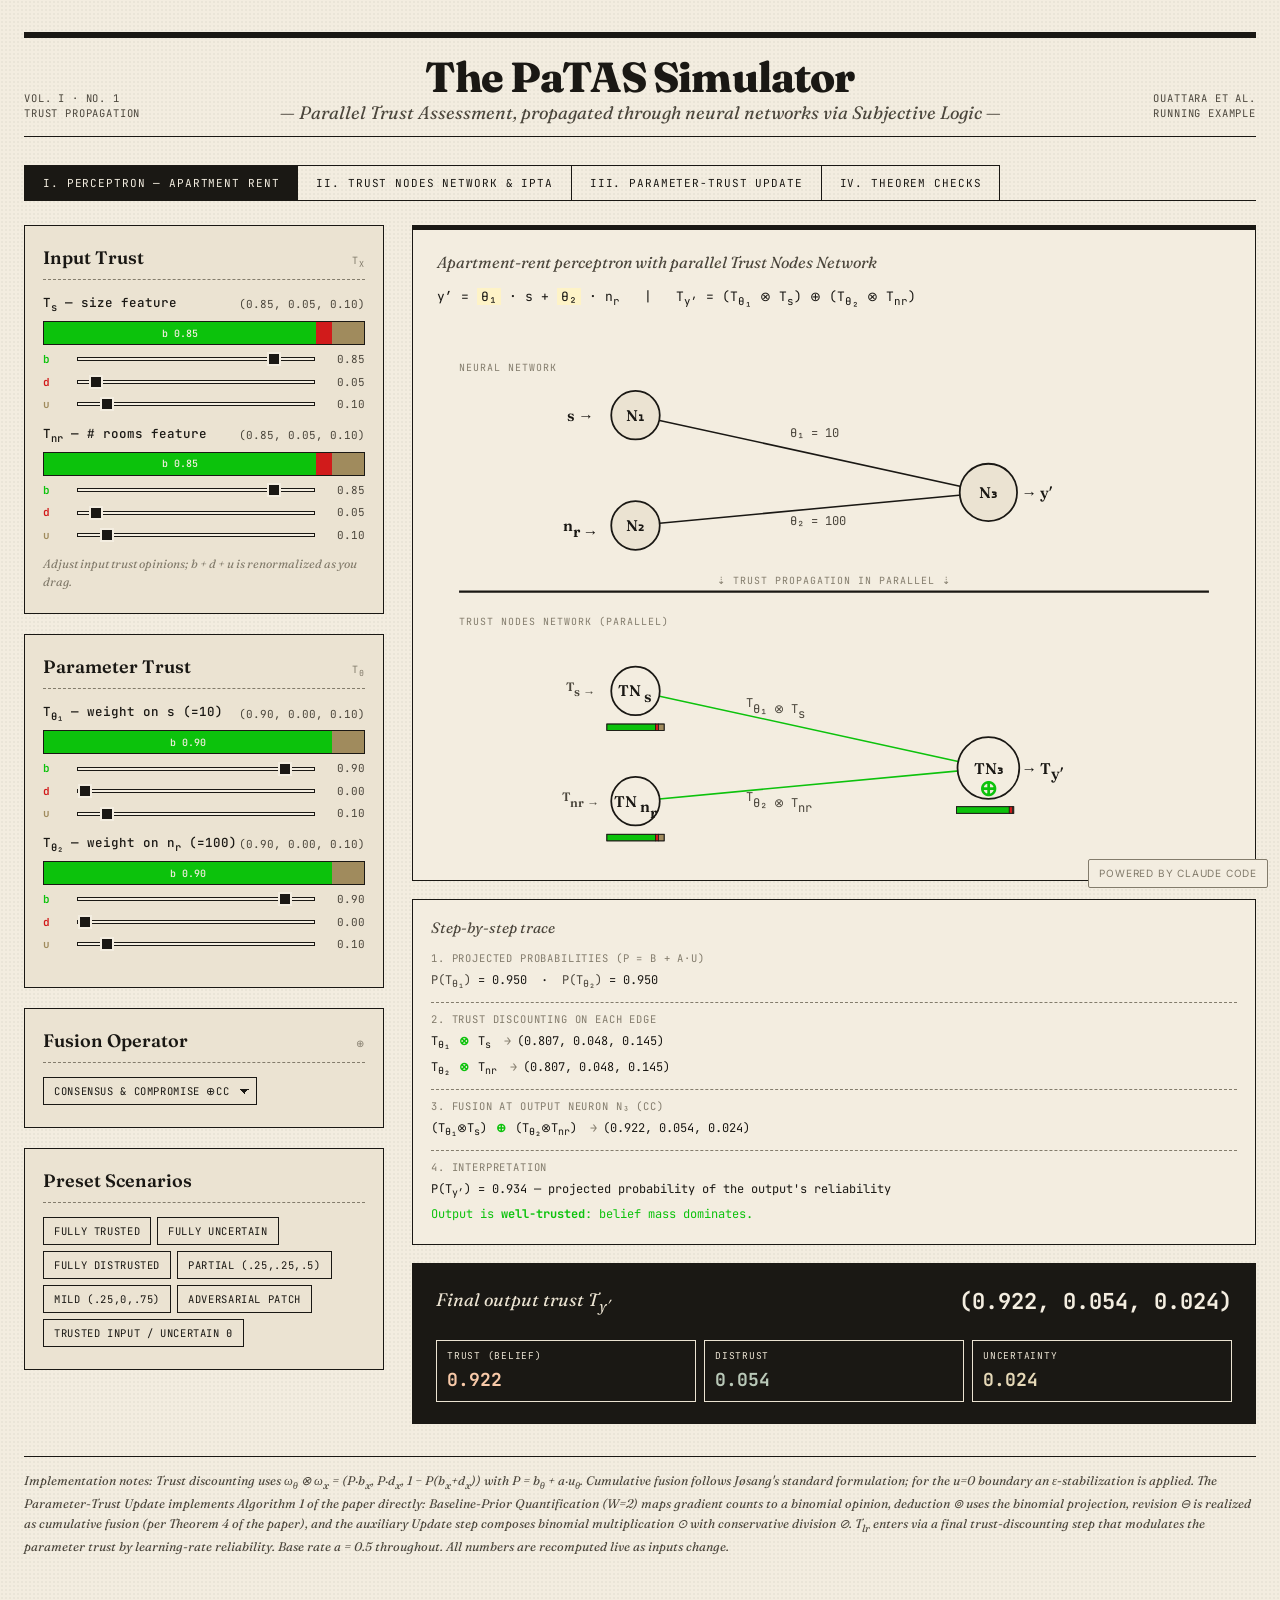
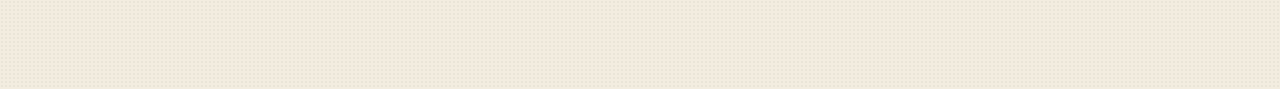
<file: demos/patas_simulator.html>
<!DOCTYPE html>
<html lang="en">
<head>
<meta charset="UTF-8">
<meta name="viewport" content="width=device-width,initial-scale=1.0">
<title>PaTAS Simulator — Parallel Trust Assessment System</title>
<link rel="preconnect" href="https://fonts.googleapis.com">
<link rel="preconnect" href="https://fonts.gstatic.com" crossorigin>
<link href="https://fonts.googleapis.com/css2?family=Fraunces:opsz,wght@9..144,400;9..144,600;9..144,800&family=Inter:wght@400;500;600;700&family=JetBrains+Mono:wght@400;500;700&display=swap" rel="stylesheet">
<style>
  :root {
    --paper: #f3ede0;
    --paper-2: #ebe3d2;
    --ink: #1a1814;
    --ink-2: #4b463c;
    --ink-3: #837c6c;
    --rule: #1a1814;
    --belief: #0cc20c;
    --belief-soft: #f8c9a8;
    --disbelief: #d11b1b;
    --disbelief-soft: #b9c8b8;
    --uncertainty: #a08b5d;
    --uncertainty-soft: #e6d9b8;
    --highlight: #fef3c7;
    --error: #991b1b;
    --ok: #14532d;
  }

  * { box-sizing: border-box; }
  html, body {
    margin: 0; padding: 0;
    background: var(--paper);
    color: var(--ink);
    font-family: 'Inter', sans-serif;
    font-size: 14px;
    line-height: 1.5;
  }
  body {
    background-image:
      radial-gradient(rgba(26, 24, 20, 0.04) 1px, transparent 1px);
    background-size: 4px 4px;
  }

  .container {
    max-width: 1280px;
    margin: 0 auto;
    padding: 32px 24px 80px;
  }

  /* ─────── Masthead ─────── */
  header.masthead {
    border-top: 6px solid var(--ink);
    border-bottom: 1px solid var(--ink);
    padding: 18px 0 14px;
    margin-bottom: 28px;
    display: grid;
    grid-template-columns: 1fr auto 1fr;
    align-items: end;
    gap: 24px;
  }
  .masthead .left,
  .masthead .right {
    font-family: 'JetBrains Mono', monospace;
    font-size: 10.5px;
    letter-spacing: 0.08em;
    text-transform: uppercase;
    color: var(--ink-2);
  }
  .masthead .right { text-align: right; }
  .masthead h1 {
    font-family: 'Fraunces', serif;
    font-weight: 800;
    font-size: 42px;
    line-height: 1;
    margin: 0;
    letter-spacing: -0.02em;
    text-align: center;
  }
  .masthead h1 .small {
    font-family: 'Fraunces', serif;
    font-weight: 400;
    font-style: italic;
    font-size: 18px;
    display: block;
    color: var(--ink-2);
    margin-top: 6px;
    letter-spacing: 0;
  }

  /* ─────── Stage IV: Param Update specific ─────── */
  .batch-list {
    display: flex;
    flex-direction: column;
    gap: 8px;
    margin-bottom: 10px;
  }
  .batch-row {
    display: grid;
    grid-template-columns: 36px 1fr 24px;
    gap: 8px;
    align-items: center;
    padding: 6px 8px;
    background: var(--paper);
    border: 1px solid var(--ink);
  }
  .batch-row .idx {
    font-family: 'JetBrains Mono', monospace;
    font-size: 10px;
    letter-spacing: 0.05em;
    color: var(--ink-3);
    text-transform: uppercase;
  }
  .batch-row .bar-mini {
    height: 16px;
    display: flex;
    border: 1px solid var(--ink);
    overflow: hidden;
    cursor: pointer;
  }
  .batch-row .bar-mini .seg-b { background: var(--belief); }
  .batch-row .bar-mini .seg-d { background: var(--disbelief); }
  .batch-row .bar-mini .seg-u { background: var(--uncertainty); }
  .batch-row button.x {
    background: transparent;
    border: 1px solid var(--ink-3);
    color: var(--ink-3);
    font-family: 'JetBrains Mono', monospace;
    font-size: 11px;
    padding: 2px 6px;
    cursor: pointer;
  }
  .batch-row button.x:hover { background: var(--error); color: var(--paper); border-color: var(--error); }

  .batch-sliders {
    display: none;
    background: var(--paper-2);
    border: 1px solid var(--ink);
    border-top: none;
    padding: 8px 12px;
    margin-top: -1px;
    margin-bottom: 8px;
  }
  .batch-sliders.show {
    display: block;
  }
  .batch-sliders .slider-row {
    display: grid;
    grid-template-columns: 20px 1fr 40px;
    gap: 8px;
    align-items: center;
    margin: 4px 0;
  }
  .batch-sliders .slider-row label {
    font-family: 'JetBrains Mono', monospace;
    font-size: 10px;
    font-weight: 600;
  }
  .batch-sliders .slider-row label.b { color: var(--belief); }
  .batch-sliders .slider-row label.d { color: var(--disbelief); }
  .batch-sliders .slider-row label.u { color: var(--uncertainty); }
  .batch-sliders .slider-row input[type="range"] {
    width: 100%;
    -webkit-appearance: none;
    appearance: none;
    height: 4px;
    background: var(--paper);
    border: 1px solid var(--ink);
    outline: none;
  }
  .batch-sliders .slider-row input[type="range"]::-webkit-slider-thumb {
    -webkit-appearance: none;
    width: 12px;
    height: 12px;
    background: var(--ink);
    border: 2px solid var(--paper);
    border-radius: 0;
    cursor: pointer;
  }
  .batch-sliders .slider-row input[type="range"]::-moz-range-thumb {
    width: 12px;
    height: 12px;
    background: var(--ink);
    border: 2px solid var(--paper);
    border-radius: 0;
    cursor: pointer;
  }
  .batch-sliders .slider-row .num {
    font-family: 'JetBrains Mono', monospace;
    font-size: 10px;
    text-align: right;
    color: var(--ink-2);
  }

  .grad-grid {
    display: grid;
    grid-template-columns: repeat(4, 1fr);
    gap: 6px;
    margin-top: 6px;
  }
  .grad-cell {
    background: var(--paper);
    border: 1px solid var(--ink);
    padding: 4px 6px;
    text-align: center;
  }
  .grad-cell input {
    width: 100%;
    border: none;
    background: transparent;
    font-family: 'JetBrains Mono', monospace;
    font-size: 12px;
    text-align: center;
    outline: none;
    padding: 0;
  }
  .grad-cell .glbl {
    font-family: 'JetBrains Mono', monospace;
    font-size: 9px;
    color: var(--ink-3);
    text-transform: uppercase;
    letter-spacing: 0.05em;
    margin-bottom: 2px;
  }
  .grad-cell.weak { background: #d9e8d5; }
  .grad-cell.strong { background: #f4cfb3; }

  .step-controls {
    display: flex;
    gap: 6px;
    align-items: center;
    margin-top: 14px;
    padding-top: 14px;
    border-top: 1px dashed var(--ink-3);
  }
  .step-pill {
    background: var(--ink);
    color: var(--paper);
    font-family: 'JetBrains Mono', monospace;
    font-size: 10px;
    letter-spacing: 0.08em;
    text-transform: uppercase;
    padding: 5px 10px;
    margin-left: auto;
  }

  .algo-step {
    margin: 14px 0;
    padding: 12px 14px;
    background: var(--paper);
    border: 1px solid var(--ink);
    border-left: 4px solid var(--ink-3);
    opacity: 0.45;
    transition: all 0.25s ease;
    position: relative;
  }
  .algo-step.active {
    opacity: 1;
    border-left-color: var(--belief);
    box-shadow: 0 0 0 1px var(--belief);
  }
  .algo-step.done {
    opacity: 0.95;
    border-left-color: var(--ok);
  }
  .algo-step .step-head {
    display: flex;
    justify-content: space-between;
    align-items: baseline;
    margin-bottom: 6px;
  }
  .algo-step .step-num {
    font-family: 'JetBrains Mono', monospace;
    font-size: 10px;
    letter-spacing: 0.08em;
    text-transform: uppercase;
    color: var(--ink-3);
  }
  .algo-step .step-title {
    font-family: 'Fraunces', serif;
    font-style: italic;
    font-weight: 600;
    font-size: 15px;
    color: var(--ink);
  }
  .algo-step .step-body {
    font-family: 'JetBrains Mono', monospace;
    font-size: 12px;
    line-height: 1.7;
    color: var(--ink);
  }
  .algo-step .step-body .formula {
    background: var(--highlight);
    padding: 2px 6px;
    margin: 6px 0;
    display: inline-block;
  }
  .algo-step .step-body .res {
    display: inline-block;
    padding: 2px 6px;
    background: var(--ink);
    color: var(--paper);
    border-radius: 0;
  }
  .algo-step .step-body .small-line {
    color: var(--ink-2);
    font-size: 11px;
    margin: 2px 0;
  }

  .epsilon-control {
    display: grid;
    grid-template-columns: 60px 1fr 60px;
    gap: 8px;
    align-items: center;
  }
  .epsilon-control label {
    font-family: 'JetBrains Mono', monospace;
    font-size: 11px;
    font-weight: 600;
  }
  .epsilon-control .val {
    font-family: 'JetBrains Mono', monospace;
    font-size: 11px;
    text-align: right;
    color: var(--ink-2);
  }

  /* compact opinion editor (mini, used in stage IV) */
  .mini-opinion {
    background: var(--paper);
    border: 1px solid var(--ink);
    padding: 8px 10px;
    margin-bottom: 8px;
  }
  .mini-opinion .mhead {
    display: flex;
    justify-content: space-between;
    align-items: baseline;
    margin-bottom: 4px;
  }
  .mini-opinion .mhead .mname {
    font-family: 'JetBrains Mono', monospace;
    font-size: 11px;
    font-weight: 600;
  }
  .mini-opinion .mhead .mval {
    font-family: 'JetBrains Mono', monospace;
    font-size: 10.5px;
    color: var(--ink-2);
  }
  .mini-opinion .triple-bar {
    height: 16px;
  }
  .mini-opinion .opinion-sliders {
    grid-template-columns: 16px 1fr 36px;
    gap: 4px 6px;
    margin-top: 4px;
  }
  .mini-opinion .opinion-sliders label { font-size: 10px; }
  .mini-opinion .opinion-sliders .num { font-size: 10px; }

  .neuron-pick {
    display: flex;
    flex-wrap: wrap;
    gap: 4px;
  }
  .neuron-pick button {
    background: transparent;
    border: 1px solid var(--ink);
    padding: 4px 8px;
    font-family: 'JetBrains Mono', monospace;
    font-size: 10px;
    text-transform: uppercase;
    letter-spacing: 0.05em;
    cursor: pointer;
  }
  .neuron-pick button.active {
    background: var(--ink);
    color: var(--paper);
  }

  /* SVG highlight for active param update */
  circle.trust-node.update-target {
    fill: var(--highlight);
    stroke: var(--belief);
    stroke-width: 2.5;
  }
  line.edge.update-edge {
    stroke: var(--belief);
    stroke-width: 2.5;
  }
  line.edge.weak-grad {
    stroke: #4a7c40;
    stroke-width: 2;
  }
  line.edge.strong-grad {
    stroke: #b8421f;
    stroke-width: 2;
    stroke-dasharray: 5 3;
  }

  /* ─────── Stage tabs ─────── */
  .stages {
    display: flex;
    gap: 0;
    border-bottom: 1px solid var(--ink);
    margin-bottom: 24px;
  }
  .stage-tab {
    background: transparent;
    border: 1px solid var(--ink);
    border-bottom: none;
    padding: 10px 18px;
    font-family: 'JetBrains Mono', monospace;
    font-size: 11px;
    letter-spacing: 0.08em;
    text-transform: uppercase;
    cursor: pointer;
    color: var(--ink);
    margin-right: -1px;
    transition: background 0.15s;
  }
  .stage-tab.active {
    background: var(--ink);
    color: var(--paper);
  }
  .stage-tab:hover:not(.active) {
    background: var(--paper-2);
  }

  /* ─────── Layout ─────── */
  .grid {
    display: grid;
    grid-template-columns: minmax(0, 360px) 1fr;
    gap: 28px;
  }
  @media (max-width: 900px) {
    .grid { grid-template-columns: 1fr; }
  }

  /* ─────── Panels ─────── */
  .panel {
    background: var(--paper-2);
    border: 1px solid var(--ink);
    padding: 18px 18px 22px;
    margin-bottom: 20px;
  }
  .panel-title {
    font-family: 'Fraunces', serif;
    font-weight: 600;
    font-size: 18px;
    margin: 0 0 14px;
    padding-bottom: 8px;
    border-bottom: 1px dashed var(--ink-3);
    display: flex;
    align-items: baseline;
    justify-content: space-between;
  }
  .panel-title .tag {
    font-family: 'JetBrains Mono', monospace;
    font-size: 10px;
    text-transform: uppercase;
    letter-spacing: 0.1em;
    color: var(--ink-3);
    font-weight: 400;
  }

  /* ─────── Opinion editors ─────── */
  .opinion {
    margin-bottom: 12px;
  }
  .opinion-label {
    display: flex;
    align-items: center;
    justify-content: space-between;
    margin-bottom: 6px;
  }
  .opinion-label .name {
    font-family: 'JetBrains Mono', monospace;
    font-size: 12.5px;
    font-weight: 500;
  }
  .opinion-label .value {
    font-family: 'JetBrains Mono', monospace;
    font-size: 11px;
    color: var(--ink-2);
  }
  .triple-bar {
    display: flex;
    height: 24px;
    border: 1px solid var(--ink);
    overflow: hidden;
    cursor: pointer;
    user-select: none;
    position: relative;
  }
  .bar-seg {
    height: 100%;
    transition: width 0.18s ease;
    display: flex;
    align-items: center;
    justify-content: center;
    color: var(--paper);
    font-family: 'JetBrains Mono', monospace;
    font-size: 10px;
    font-weight: 500;
    overflow: hidden;
    white-space: nowrap;
  }
  .bar-seg.belief { background: var(--belief); }
  .bar-seg.disbelief { background: var(--disbelief); }
  .bar-seg.uncertainty { background: var(--uncertainty); }
  .bar-seg.belief.zero,
  .bar-seg.disbelief.zero,
  .bar-seg.uncertainty.zero { width: 0 !important; }

  .opinion-sliders {
    display: grid;
    grid-template-columns: 24px 1fr 44px;
    gap: 6px 8px;
    margin-top: 6px;
    align-items: center;
  }
  .opinion-sliders label {
    font-family: 'JetBrains Mono', monospace;
    font-size: 11px;
    font-weight: 600;
  }
  .opinion-sliders label.b { color: var(--belief); }
  .opinion-sliders label.d { color: var(--disbelief); }
  .opinion-sliders label.u { color: var(--uncertainty); }
  .opinion-sliders input[type="range"] {
    width: 100%;
    -webkit-appearance: none;
    appearance: none;
    height: 4px;
    background: var(--paper);
    border: 1px solid var(--ink);
    outline: none;
  }
  .opinion-sliders input[type="range"]::-webkit-slider-thumb {
    -webkit-appearance: none;
    width: 14px;
    height: 14px;
    background: var(--ink);
    border: 2px solid var(--paper);
    border-radius: 0;
    cursor: pointer;
  }
  .opinion-sliders input[type="range"]::-moz-range-thumb {
    width: 14px;
    height: 14px;
    background: var(--ink);
    border: 2px solid var(--paper);
    border-radius: 0;
    cursor: pointer;
  }
  .opinion-sliders .num {
    font-family: 'JetBrains Mono', monospace;
    font-size: 11px;
    text-align: right;
    color: var(--ink-2);
  }

  /* ─────── Buttons / selects ─────── */
  .btn-row {
    display: flex;
    flex-wrap: wrap;
    gap: 6px;
    margin-top: 8px;
  }
  button.act, select.act {
    background: transparent;
    border: 1px solid var(--ink);
    padding: 6px 10px;
    font-family: 'JetBrains Mono', monospace;
    font-size: 10.5px;
    letter-spacing: 0.06em;
    text-transform: uppercase;
    cursor: pointer;
    color: var(--ink);
    transition: all 0.15s;
  }
  button.act:hover { background: var(--ink); color: var(--paper); }
  button.act.primary { background: var(--ink); color: var(--paper); }
  button.act.primary:hover { background: var(--belief); border-color: var(--belief); }
  select.act { padding: 6px 26px 6px 10px; appearance: none; background-image: linear-gradient(45deg, transparent 50%, var(--ink) 50%), linear-gradient(135deg, var(--ink) 50%, transparent 50%); background-position: calc(100% - 12px) 11px, calc(100% - 7px) 11px; background-size: 5px 5px; background-repeat: no-repeat; }

  /* ─────── Network canvas ─────── */
  .network-card {
    background: var(--paper);
    border: 1px solid var(--ink);
    padding: 24px;
    position: relative;
    overflow: hidden;
  }
  .network-card::before {
    content: "";
    position: absolute;
    top: 0; left: 0;
    width: 100%;
    height: 4px;
    background: var(--ink);
  }
  .net-title {
    font-family: 'Fraunces', serif;
    font-style: italic;
    font-size: 16px;
    color: var(--ink-2);
    margin: 0 0 4px;
  }
  .net-eq {
    font-family: 'JetBrains Mono', monospace;
    font-size: 13px;
    color: var(--ink);
    margin-bottom: 18px;
  }
  .net-eq .em {
    background: var(--highlight);
    padding: 0 4px;
  }

  svg.network {
    width: 100%;
    height: auto;
    display: block;
  }

  /* ─────── Trace / log ─────── */
  .trace {
    background: var(--paper);
    border: 1px solid var(--ink);
    margin-top: 18px;
    padding: 16px 18px;
    font-family: 'JetBrains Mono', monospace;
    font-size: 12px;
    line-height: 1.6;
  }
  .trace-title {
    font-family: 'Fraunces', serif;
    font-style: italic;
    font-size: 15px;
    color: var(--ink-2);
    margin: 0 0 10px;
    font-family: 'Fraunces', serif;
  }
  .trace-line {
    margin: 4px 0;
  }
  .trace-line .lbl {
    color: var(--ink-2);
  }
  .trace-line .op {
    color: var(--belief);
    font-weight: 700;
    padding: 0 2px;
  }
  .trace-line .val { color: var(--ink); }
  .trace-line .arrow {
    display: inline-block;
    margin: 0 6px;
    color: var(--ink-3);
  }
  .trace-line.section {
    margin-top: 10px;
    padding-top: 8px;
    border-top: 1px dashed var(--ink-3);
    text-transform: uppercase;
    font-size: 10.5px;
    letter-spacing: 0.08em;
    color: var(--ink-3);
  }
  .trace-line.section:first-child { border-top: none; padding-top: 0; margin-top: 0; }

  /* ─────── Output card ─────── */
  .output-final {
    background: var(--ink);
    color: var(--paper);
    padding: 22px 24px;
    margin-top: 18px;
    display: grid;
    grid-template-columns: 1fr 1fr;
    gap: 16px;
    align-items: center;
  }
  .output-final .label {
    font-family: 'Fraunces', serif;
    font-style: italic;
    font-size: 18px;
    color: var(--paper-2);
  }
  .output-final .val {
    font-family: 'JetBrains Mono', monospace;
    font-size: 22px;
    font-weight: 700;
    text-align: right;
  }
  .output-final .components {
    grid-column: 1 / -1;
    display: grid;
    grid-template-columns: repeat(3, 1fr);
    gap: 8px;
    margin-top: 6px;
  }
  .output-final .components > div {
    border: 1px solid var(--paper-2);
    padding: 8px 10px;
  }
  .output-final .components .k {
    font-family: 'JetBrains Mono', monospace;
    font-size: 9.5px;
    letter-spacing: 0.08em;
    text-transform: uppercase;
    color: var(--paper-2);
  }
  .output-final .components .v {
    font-family: 'JetBrains Mono', monospace;
    font-size: 18px;
    font-weight: 700;
    margin-top: 2px;
  }
  .output-final .components .belief-bg .v { color: var(--belief-soft); }
  .output-final .components .disbelief-bg .v { color: var(--disbelief-soft); }
  .output-final .components .uncertainty-bg .v { color: var(--uncertainty-soft); }

  /* ─────── Diagnostics ─────── */
  .checks {
    display: flex;
    gap: 8px;
    flex-wrap: wrap;
    margin-top: 12px;
  }
  .check {
    padding: 5px 10px;
    border: 1px solid var(--ink);
    font-family: 'JetBrains Mono', monospace;
    font-size: 10px;
    letter-spacing: 0.06em;
    text-transform: uppercase;
  }
  .check.pass { background: var(--ok); color: var(--paper); border-color: var(--ok); }
  .check.fail { background: var(--error); color: var(--paper); border-color: var(--error); }

  /* ─────── Footnote ─────── */
  .footnote {
    margin-top: 32px;
    padding-top: 14px;
    border-top: 1px solid var(--ink);
    font-family: 'Fraunces', serif;
    font-size: 12.5px;
    font-style: italic;
    color: var(--ink-2);
    line-height: 1.6;
  }

  /* ─────── Edge labels ─────── */
  .edge-lbl {
    font-family: 'JetBrains Mono', monospace;
    font-size: 11px;
    fill: var(--ink-2);
  }
  .node-lbl {
    font-family: 'Fraunces', serif;
    font-weight: 600;
    font-size: 14px;
    fill: var(--ink);
  }
  .layer-lbl {
    font-family: 'JetBrains Mono', monospace;
    font-size: 9px;
    letter-spacing: 0.1em;
    text-transform: uppercase;
    fill: var(--ink-3);
  }
  circle.neuron {
    fill: var(--paper-2);
    stroke: var(--ink);
    stroke-width: 1.6;
  }
  circle.trust-node {
    fill: var(--paper);
    stroke: var(--ink);
    stroke-width: 1.6;
    stroke-dasharray: 0;
  }
  circle.trust-node.ipta-active {
    fill: var(--highlight);
    stroke: var(--belief);
    stroke-width: 2;
  }
  line.edge { stroke: var(--ink); stroke-width: 1.4; }
  line.edge.trust { stroke: var(--belief); stroke-width: 1.4; }
  line.edge.trust.dimmed { stroke: var(--ink-3); stroke-width: 1; stroke-dasharray: 3 3; }
  .mini-bar {
    stroke: var(--ink);
    stroke-width: 0.7;
  }

  /* ─────── Stage-specific show/hide ─────── */
  .stage-content { display: none; }
  .stage-content.active { display: block; }

  /* small helpers */
  .row-flex { display: flex; gap: 12px; align-items: center; }
  .hint {
    font-family: 'Fraunces', serif;
    font-style: italic;
    font-size: 12px;
    color: var(--ink-3);
    margin: 8px 0 0;
  }
</style>
<style>
body{padding-bottom:52px}
.cc-badge{position:fixed;right:12px;bottom:12px;z-index:9999;padding:6px 10px;text-decoration:none;border-radius:6px;font-family:'Inter',sans-serif;font-size:10px;
  text-transform:uppercase;letter-spacing:.08em;border-radius:2px;
  color:var(--ink-3);background:var(--paper);border:1px solid var(--ink-3)}
.cc-badge:hover{color:var(--ink);border-color:var(--ink)}
</style>
</head>
<body>
<div class="container">

  <header class="masthead">
    <div class="left">Vol. I &middot; No. 1<br>Trust Propagation</div>
    <h1>
      The PaTAS Simulator
      <span class="small">— Parallel Trust Assessment, propagated through neural networks via Subjective Logic —</span>
    </h1>
    <div class="right">Ouattara et al.<br>Running Example</div>
  </header>

  <div class="stages">
    <button class="stage-tab active" data-stage="perceptron">I. Perceptron — Apartment Rent</button>
    <button class="stage-tab" data-stage="network">II. Trust Nodes Network &amp; IPTA</button>
    <button class="stage-tab" data-stage="paramupdate">III. Parameter-Trust Update</button>
    <button class="stage-tab" data-stage="theorems">IV. Theorem Checks</button>
  </div>

  <!-- ═══════════════════════════════════════════════ -->
  <!-- STAGE I: PERCEPTRON                           -->
  <!-- ═══════════════════════════════════════════════ -->
  <div class="stage-content active" id="stage-perceptron">
    <div class="grid">

      <!-- LEFT: Controls -->
      <div>

        <div class="panel">
          <div class="panel-title">Input Trust <span class="tag">T<sub>x</sub></span></div>
          <div class="opinion" data-key="Ts">
            <div class="opinion-label">
              <span class="name">T<sub>s</sub> — size feature</span>
              <span class="value mono"></span>
            </div>
            <div class="triple-bar">
              <div class="bar-seg belief"></div>
              <div class="bar-seg disbelief"></div>
              <div class="bar-seg uncertainty"></div>
            </div>
            <div class="opinion-sliders">
              <label class="b">b</label><input type="range" min="0" max="1" step="0.01" data-comp="b"><span class="num"></span>
              <label class="d">d</label><input type="range" min="0" max="1" step="0.01" data-comp="d"><span class="num"></span>
              <label class="u">u</label><input type="range" min="0" max="1" step="0.01" data-comp="u"><span class="num"></span>
            </div>
          </div>
          <div class="opinion" data-key="Tnr">
            <div class="opinion-label">
              <span class="name">T<sub>nr</sub> — # rooms feature</span>
              <span class="value mono"></span>
            </div>
            <div class="triple-bar">
              <div class="bar-seg belief"></div>
              <div class="bar-seg disbelief"></div>
              <div class="bar-seg uncertainty"></div>
            </div>
            <div class="opinion-sliders">
              <label class="b">b</label><input type="range" min="0" max="1" step="0.01" data-comp="b"><span class="num"></span>
              <label class="d">d</label><input type="range" min="0" max="1" step="0.01" data-comp="d"><span class="num"></span>
              <label class="u">u</label><input type="range" min="0" max="1" step="0.01" data-comp="u"><span class="num"></span>
            </div>
          </div>
          <p class="hint">Adjust input trust opinions; b + d + u is renormalized as you drag.</p>
        </div>

        <div class="panel">
          <div class="panel-title">Parameter Trust <span class="tag">T<sub>θ</sub></span></div>
          <div class="opinion" data-key="Ttheta1">
            <div class="opinion-label">
              <span class="name">T<sub>θ₁</sub> — weight on s (=10)</span>
              <span class="value mono"></span>
            </div>
            <div class="triple-bar">
              <div class="bar-seg belief"></div>
              <div class="bar-seg disbelief"></div>
              <div class="bar-seg uncertainty"></div>
            </div>
            <div class="opinion-sliders">
              <label class="b">b</label><input type="range" min="0" max="1" step="0.01" data-comp="b"><span class="num"></span>
              <label class="d">d</label><input type="range" min="0" max="1" step="0.01" data-comp="d"><span class="num"></span>
              <label class="u">u</label><input type="range" min="0" max="1" step="0.01" data-comp="u"><span class="num"></span>
            </div>
          </div>
          <div class="opinion" data-key="Ttheta2">
            <div class="opinion-label">
              <span class="name">T<sub>θ₂</sub> — weight on n<sub>r</sub> (=100)</span>
              <span class="value mono"></span>
            </div>
            <div class="triple-bar">
              <div class="bar-seg belief"></div>
              <div class="bar-seg disbelief"></div>
              <div class="bar-seg uncertainty"></div>
            </div>
            <div class="opinion-sliders">
              <label class="b">b</label><input type="range" min="0" max="1" step="0.01" data-comp="b"><span class="num"></span>
              <label class="d">d</label><input type="range" min="0" max="1" step="0.01" data-comp="d"><span class="num"></span>
              <label class="u">u</label><input type="range" min="0" max="1" step="0.01" data-comp="u"><span class="num"></span>
            </div>
          </div>
        </div>

        <div class="panel">
          <div class="panel-title">Fusion Operator <span class="tag">⊕</span></div>
          <select class="act" id="fusion-op">
            <option value="cc">Consensus & Compromise ⊕<sub>cc</sub></option>
            <option value="cumulative">Cumulative Fusion ⊕<sub>cum</sub></option>
            <option value="averaging">Averaging Fusion ⊕<sub>avg</sub></option>
            
          </select>
          <!-- <p class="hint">In the apartment example, s and n<sub>r</sub> are independent evidence sources → cumulative fusion is the natural choice.</p> -->
        </div>

        <div class="panel">
          <div class="panel-title">Preset Scenarios</div>
          <div class="btn-row">
            <button class="act" data-preset="fullTrusted">Fully Trusted</button>
            <button class="act" data-preset="fullUncertain">Fully Uncertain</button>
            <button class="act" data-preset="fullDistrusted">Fully Distrusted</button>
            <button class="act" data-preset="mixed">Partial (.25,.25,.5)</button>
            <button class="act" data-preset="mild">Mild (.25,0,.75)</button>
            <button class="act" data-preset="adv">Adversarial Patch</button>
            <button class="act" data-preset="trustedInUncertainParam">Trusted Input / Uncertain θ</button>
          </div>
        </div>

      </div>

      <!-- RIGHT: Visualization -->
      <div>
        <div class="network-card">
          <p class="net-title">Apartment-rent perceptron with parallel Trust Nodes Network</p>
          <p class="net-eq">y′ = <span class="em">θ₁</span> · s + <span class="em">θ₂</span> · n<sub>r</sub> &nbsp;&nbsp;|&nbsp;&nbsp; T<sub>y′</sub> = (T<sub>θ₁</sub> ⊗ T<sub>s</sub>) ⊕ (T<sub>θ₂</sub> ⊗ T<sub>nr</sub>)</p>
          <svg viewBox="0 0 720 480" class="network" id="svg-perceptron">
            <!-- Layer labels -->
            <text x="20" y="40" class="layer-lbl">Neural Network</text>
            <text x="20" y="270" class="layer-lbl">Trust Nodes Network (parallel)</text>

            <!-- NN edges -->
            <line class="edge" x1="180" y1="80" x2="500" y2="150"/>
            <line class="edge" x1="180" y1="180" x2="500" y2="150"/>
            <text class="edge-lbl" x="320" y="100">θ₁ = 10</text>
            <text class="edge-lbl" x="320" y="180">θ₂ = 100</text>

            <!-- NN nodes -->
            <text x="130" y="85" class="node-lbl" text-anchor="middle">s &rarr;</text>
            <circle class="neuron" cx="180" cy="80" r="22"/>
            <text x="180" y="85" class="node-lbl" text-anchor="middle">N₁</text>

            <text x="130" y="185" class="node-lbl" text-anchor="middle">n<tspan dy="5" font-size="100%">r</tspan> &rarr;</text>
            <circle class="neuron" cx="180" cy="180" r="22"/>
            <text x="180" y="185" class="node-lbl" text-anchor="middle">N₂</text>

            <circle class="neuron" cx="500" cy="150" r="26"/>
            <text x="500" y="155" class="node-lbl" text-anchor="middle">N₃</text>
            <text x="530" y="155" class="node-lbl"> &rarr; y′</text>

            <!-- divider -->
            <line x1="20" y1="240" x2="700" y2="240" stroke="var(--ink)" stroke-width="2"/>
            <text x="360" y="233" text-anchor="middle" class="layer-lbl" style="background:var(--paper); padding:0 8px;">⇣ Trust propagation in parallel ⇣</text>

            <!-- TNN: Input trust labels (from user or context) -->
            <text x="130" y="330" class="node-lbl" text-anchor="middle" style="font-size:11px; fill:var(--ink-2);">T<tspan dy="5" font-size="100%">s</tspan> &rarr; </text>
            <text x="130" y="430" class="node-lbl" text-anchor="middle" style="font-size:11px; fill:var(--ink-2);">T<tspan dy="5" font-size="100%">nr</tspan> &rarr; </text>
           

            <!-- TNN edges (with discount labels) -->
            <line class="edge trust" x1="180" y1="330" x2="500" y2="400" id="edge1"/>
            <line class="edge trust" x1="180" y1="430" x2="500" y2="400" id="edge2"/>
            <text class="edge-lbl" x="280" y="345" id="lbl-disc1">T<tspan dy="5" font-size="100%">θ₁</tspan> ⊗ T<tspan dy="5" font-size="100%">s</tspan></text>
            <text class="edge-lbl" x="280" y="430" id="lbl-disc2">T<tspan dy="5" font-size="100%">θ₂</tspan> ⊗ T<tspan dy="5" font-size="100%">nr</tspan></text>
   

            <!-- TN nodes with trust bars -->
            <g id="tn-s">
              <circle class="trust-node" cx="180" cy="330" r="22"/>
              <text x="180" y="335" class="node-lbl" text-anchor="middle">TN <tspan dy="5" font-size="100%"> s </tspan></text>
              <g class="tn-bar" transform="translate(154, 360)"></g>
            </g>
            <g id="tn-nr">
              <circle class="trust-node" cx="180" cy="430" r="22"/>
              <text x="180" y="435" class="node-lbl" text-anchor="middle">TN <tspan dy="5" font-size="100%">n<tspan dy="5" font-size="100%">r</tspan></tspan></text>
              <g class="tn-bar" transform="translate(154, 460)"></g>
            </g>
            <g id="tn-out">
              <circle class="trust-node" cx="500" cy="400" r="28"/>
              <text x="500" y="405" class="node-lbl" text-anchor="middle">TN₃</text>
              <g class="tn-bar" transform="translate(471, 435)"></g>
            </g>

            <!-- Fusion symbol at output -->
            <text x="500" y="425" text-anchor="middle" font-family="JetBrains Mono" font-size="20" font-weight="700" fill="var(--belief)" id="fusion-sym">⊕</text>
            <text x="530" y="405" class="node-lbl"> &rarr; T<tspan dy="5" font-size="100%">y′</tspan></text>
          </svg>
        </div>

        <div class="trace" id="trace-perceptron">
          <p class="trace-title">Step-by-step trace</p>
          <div id="trace-body-perceptron"></div>
        </div>

        <div class="output-final">
          <div class="label">Final output trust T<sub>y′</sub></div>
          <div class="val" id="ty-prime-vec">—</div>
          <div class="components">
            <div class="belief-bg"><div class="k">Trust (belief)</div><div class="v" id="ty-b">—</div></div>
            <div class="disbelief-bg"><div class="k">Distrust</div><div class="v" id="ty-d">—</div></div>
            <div class="uncertainty-bg"><div class="k">Uncertainty</div><div class="v" id="ty-u">—</div></div>
          </div>
        </div>

      </div>
    </div>
  </div>

  <!-- ═══════════════════════════════════════════════ -->
  <!-- STAGE II: TRUST NODES NETWORK + IPTA           -->
  <!-- ═══════════════════════════════════════════════ -->
  <div class="stage-content" id="stage-network">
    <div class="grid">

      <div>
        <div class="panel">
          <div class="panel-title">Network Inputs <span class="tag">x ∈ ℝ²</span></div>
          <div class="opinion" data-key="net_x1">
            <div class="opinion-label">
              <span class="name">T<sub>x₁</sub></span><span class="value mono"></span>
            </div>
            <div class="triple-bar">
              <div class="bar-seg belief"></div><div class="bar-seg disbelief"></div><div class="bar-seg uncertainty"></div>
            </div>
            <div class="opinion-sliders">
              <label class="b">b</label><input type="range" min="0" max="1" step="0.01" data-comp="b"><span class="num"></span>
              <label class="d">d</label><input type="range" min="0" max="1" step="0.01" data-comp="d"><span class="num"></span>
              <label class="u">u</label><input type="range" min="0" max="1" step="0.01" data-comp="u"><span class="num"></span>
            </div>
          </div>
          <div class="opinion" data-key="net_x2">
            <div class="opinion-label">
              <span class="name">T<sub>x₂</sub></span><span class="value mono"></span>
            </div>
            <div class="triple-bar">
              <div class="bar-seg belief"></div><div class="bar-seg disbelief"></div><div class="bar-seg uncertainty"></div>
            </div>
            <div class="opinion-sliders">
              <label class="b">b</label><input type="range" min="0" max="1" step="0.01" data-comp="b"><span class="num"></span>
              <label class="d">d</label><input type="range" min="0" max="1" step="0.01" data-comp="d"><span class="num"></span>
              <label class="u">u</label><input type="range" min="0" max="1" step="0.01" data-comp="u"><span class="num"></span>
            </div>
          </div>
        </div>

        <div class="panel">
          <div class="panel-title">Parameter Trust Profile <span class="tag">T<sub>θ</sub></span></div>
          <p class="hint">All edges share one of these trust profiles; the architecture is 2 → 3 → 2.</p>
          <div class="btn-row">
            <button class="act primary" data-paramprofile="trusted">Trusted (1,0,0)</button>
            <button class="act" data-paramprofile="uncertain">Uncertain (0,0,1)</button>
            <button class="act" data-paramprofile="partial">Partial (.7,0,.3)</button>
            <button class="act" data-paramprofile="poisoned">Poisoned (.3,.4,.3)</button>
          </div>
          <p class="hint" id="param-profile-readout"></p>
        </div>

        <div class="panel">
          <div class="panel-title">IPTA Activation Mask <span class="tag">ReLU</span></div>
          <p class="hint">Pick which hidden neurons are activated for this specific inference. PaTAS' GenIPTA prunes the Trust Nodes Network to just the activated path.</p>
          <div class="btn-row">
            <label style="display:flex;align-items:center;gap:6px;font-family:'JetBrains Mono',monospace;font-size:11px;">
              <input type="checkbox" data-hidden="h1" checked> h₁
            </label>
            <label style="display:flex;align-items:center;gap:6px;font-family:'JetBrains Mono',monospace;font-size:11px;">
              <input type="checkbox" data-hidden="h2" checked> h₂
            </label>
            <label style="display:flex;align-items:center;gap:6px;font-family:'JetBrains Mono',monospace;font-size:11px;">
              <input type="checkbox" data-hidden="h3"> h₃
            </label>
          </div>
        </div>

        <div class="panel">
          <div class="panel-title">Output Aggregation <span class="tag">⊕</span></div>
          <select class="act" id="agg-op">
            <option value="cc">Consensus & Compromise</option>
            <option value="cumulative">Cumulative</option>
            <option value="averaging">Averaging</option>
          </select>
          <p class="hint">Aggregates the two output-neuron trust opinions into a single consolidated network trust.</p>
        </div>
      </div>

      <div>
        <div class="network-card">
          <p class="net-title">Trust Feedforward through a 2 → 3 → 2 network</p>
          <p class="net-eq">T<sub>z<sup>(l)</sup><sub>i</sub></sub> = ⋁<sub>j</sub> ( T<sub>x<sup>(l-1)</sup><sub>j</sub></sub> ⊗ T<sub>θ<sup>(l)</sup><sub>ij</sub></sub> ) &nbsp;,&nbsp; T<sub>x<sup>(l+1)</sup></sub> = T<sub>f</sub>(T<sub>z<sup>(l)</sup></sub>)</p>
          <svg viewBox="0 0 720 420" class="network" id="svg-network"></svg>
        </div>

        <div class="trace" id="trace-network">
          <p class="trace-title">Trust Feedforward &amp; IPTA trace</p>
          <div id="trace-body-network"></div>
        </div>

        <div class="output-final">
          <div class="label">Aggregated T<sub>y</sub></div>
          <div class="val" id="net-ty-vec">—</div>
          <div class="components">
            <div class="belief-bg"><div class="k">Trust</div><div class="v" id="net-ty-b">—</div></div>
            <div class="disbelief-bg"><div class="k">Distrust</div><div class="v" id="net-ty-d">—</div></div>
            <div class="uncertainty-bg"><div class="k">Uncertainty</div><div class="v" id="net-ty-u">—</div></div>
          </div>
        </div>

      </div>
    </div>
  </div>

  <!-- ═══════════════════════════════════════════════ -->
  <!-- STAGE IV: PARAMETER-TRUST UPDATE              -->
  <!-- ═══════════════════════════════════════════════ -->
  <div class="stage-content" id="stage-paramupdate">

    <div style="background: var(--paper-2); border: 1px solid var(--ink); padding: 18px 22px; margin-bottom: 24px;">
      <p style="font-family:'Fraunces',serif; font-style:italic; font-size:15px; margin:0 0 6px; color:var(--ink);">
        Algorithm 1 — <span style="font-weight:600">ParameterTrustUpdate(g, T<sub>y</sub>, ϵ)</span>
      </p>
      <p style="font-family:'Inter',sans-serif; font-size:13px; color:var(--ink-2); margin:0;">
        Walks one mini-batch through the six steps that revise the trust of a single parameter
        T<sub>θ<sub>i,j</sub></sub> given gradient evidence, label trust, input-feature trust, and learning-rate trust.
        Pick a neuron, edit the gradients, then step through.
      </p>
    </div>

    <div class="grid">

      <!-- LEFT: Controls -->
      <div>

        <div class="panel">
          <div class="panel-title">Batch Label Trust <span class="tag">{T<sub>y</sub>}</span></div>
          <div class="batch-list" id="batch-list"></div>
          <div class="btn-row">
            <button class="act" id="add-batch-row">+ Add Sample</button>
            <button class="act" data-batchpreset="clean">All Clean</button>
            <button class="act" data-batchpreset="poison">⅓ Poisoned</button>
            <button class="act" data-batchpreset="uncertain">All Uncertain</button>
          </div>
          <p class="hint">Click any bar to expand sliders and edit (b, d, u) directly. <code>T<sub>y_batch</sub> = ⋁<sub>y∈y_batch</sub> T<sub>y</sub></code> (Line 4).</p>
        </div>

        <div class="panel">
          <div class="panel-title">Target Neuron &amp; Gradients <span class="tag">N(i)</span></div>
          <div class="neuron-pick" id="neuron-pick">
            <button data-neuron="h1" class="active">h₁ (2 edges)</button>
            <button data-neuron="h2">h₂ (2 edges)</button>
            <button data-neuron="h3">h₃ (2 edges)</button>
            <button data-neuron="y1">y₁ (3 edges)</button>
            <button data-neuron="y2">y₂ (3 edges)</button>
          </div>
          <p class="hint" style="margin-top:8px;">Edit gradients g<sub>i,j</sub> per incoming edge:</p>
          <div class="grad-grid" id="grad-grid"></div>
          <div class="epsilon-control" style="margin-top:12px;">
            <label>ϵ</label>
            <input type="range" min="0.001" max="0.5" step="0.001" id="eps-slider" value="0.05">
            <span class="val" id="eps-val">0.05</span>
          </div>
          <p class="hint">|g<sub>i,j</sub>| &lt; ϵ → weak (positive evidence r); ≥ ϵ → strong (negative evidence s).</p>
        </div>

        <div class="panel">
          <div class="panel-title">Auxiliary Trust <span class="tag">T<sub>lr</sub>, T<sub>x</sub></span></div>
          <div class="mini-opinion" data-key="pu_Tlr">
            <div class="mhead"><span class="mname">T<sub>lr</sub> — learning rate</span><span class="mval"></span></div>
            <div class="triple-bar">
              <div class="bar-seg belief"></div><div class="bar-seg disbelief"></div><div class="bar-seg uncertainty"></div>
            </div>
            <div class="opinion-sliders">
              <label class="b">b</label><input type="range" min="0" max="1" step="0.01" data-comp="b"><span class="num"></span>
              <label class="d">d</label><input type="range" min="0" max="1" step="0.01" data-comp="d"><span class="num"></span>
              <label class="u">u</label><input type="range" min="0" max="1" step="0.01" data-comp="u"><span class="num"></span>
            </div>
          </div>
          <div class="mini-opinion" data-key="pu_Tx">
            <div class="mhead"><span class="mname">T<sub>x<sub>j</sub></sub> — input feature</span><span class="mval"></span></div>
            <div class="triple-bar">
              <div class="bar-seg belief"></div><div class="bar-seg disbelief"></div><div class="bar-seg uncertainty"></div>
            </div>
            <div class="opinion-sliders">
              <label class="b">b</label><input type="range" min="0" max="1" step="0.01" data-comp="b"><span class="num"></span>
              <label class="d">d</label><input type="range" min="0" max="1" step="0.01" data-comp="d"><span class="num"></span>
              <label class="u">u</label><input type="range" min="0" max="1" step="0.01" data-comp="u"><span class="num"></span>
            </div>
          </div>
        </div>

        <div class="panel">
          <div class="panel-title">Initial T<sub>θ<sub>i,j</sub></sub> (before update) <span class="tag">prior</span></div>
          <div class="mini-opinion" data-key="pu_Ttheta">
            <div class="mhead"><span class="mname">current parameter trust</span><span class="mval"></span></div>
            <div class="triple-bar">
              <div class="bar-seg belief"></div><div class="bar-seg disbelief"></div><div class="bar-seg uncertainty"></div>
            </div>
            <div class="opinion-sliders">
              <label class="b">b</label><input type="range" min="0" max="1" step="0.01" data-comp="b"><span class="num"></span>
              <label class="d">d</label><input type="range" min="0" max="1" step="0.01" data-comp="d"><span class="num"></span>
              <label class="u">u</label><input type="range" min="0" max="1" step="0.01" data-comp="u"><span class="num"></span>
            </div>
          </div>
          <div class="step-controls">
            <button class="act primary" id="step-back">◂ Back</button>
            <button class="act primary" id="step-next">Step ▸</button>
            <button class="act" id="step-runall">Run All</button>
            <button class="act" id="step-reset">Reset</button>
            <span class="step-pill" id="step-pill">Step 0 / 6</span>
          </div>
        </div>

      </div>

      <!-- RIGHT: Visualization + Trace -->
      <div>

        <div class="network-card">
          <p class="net-title">Network view: target parameter and its evidence</p>
          <p class="net-eq">
            T<sub>θ<sub>i,j</sub></sub> ← <span class="em">Update</span>(<span class="em">Revise</span>(T<sub>θ<sub>i,j</sub></sub>, T<sub>n<sub>i</sub>‖Y</sub>), T<sub>lr</sub>, T<sub>x<sub>j</sub></sub>, T<sub>y<sub>batch</sub></sub>)
          </p>
          <svg viewBox="0 0 720 380" class="network" id="svg-paramupdate"></svg>
        </div>

        <div id="algo-trace" style="margin-top: 20px;">
          <!-- Step 1 -->
          <div class="algo-step" data-step="1">
            <div class="step-head">
              <span class="step-num">Line 3–4 · Step 1</span>
              <span class="step-title">Aggregate label trust over the mini-batch</span>
            </div>
            <div class="step-body">
              <div>Cumulative fusion of all <code>T<sub>y</sub></code> in the batch:</div>
              <div class="formula">T<sub>y<sub>batch</sub></sub> = ⋁<sub>y∈y<sub>batch</sub></sub> T<sub>y</sub></div>
              <div>Result: <span class="res" id="r-step1">—</span></div>
              <div class="small-line" id="r-step1-detail">—</div>
            </div>
          </div>

          <!-- Step 2 -->
          <div class="algo-step" data-step="2">
            <div class="step-head">
              <span class="step-num">Line 8 · Step 2</span>
              <span class="step-title">Gather gradients for the target neuron</span>
            </div>
            <div class="step-body">
              <div class="formula">g<sub>i</sub><sup>(l)</sup> = { g<sub>i,j</sub><sup>(l)</sup> | j ∈ N(i) }</div>
              <div>Gradients for <span id="r-step2-target">—</span>: <span class="res" id="r-step2">—</span></div>
            </div>
          </div>

          <!-- Step 3 -->
          <div class="algo-step" data-step="3">
            <div class="step-head">
              <span class="step-num">Line 10 · Step 3</span>
              <span class="step-title">NodeTrust — quantify gradient evidence</span>
            </div>
            <div class="step-body">
              <div>Count weak/strong gradients via ϵ, then apply Baseline-Prior Quantification (W = 2):</div>
              <div class="formula">b = r/(W+r+s), &nbsp; d = s/(W+r+s), &nbsp; u = W/(W+r+s)</div>
              <div class="small-line" id="r-step3-counts">—</div>
              <div>Result: <span class="res" id="r-step3">—</span> &nbsp;<i>(T<sub>n<sub>i</sub>|y<sub>batch</sub></sub>)</i></div>
            </div>
          </div>

          <!-- Step 4 -->
          <div class="algo-step" data-step="4">
            <div class="step-head">
              <span class="step-num">Line 12 · Step 4</span>
              <span class="step-title">DeduceTrust — combine conditionals over T<sub>y<sub>batch</sub></sub></span>
            </div>
            <div class="step-body">
              <div>T<sub>n<sub>i</sub>|ȳ<sub>batch</sub></sub> is set vacuous (0, 0, 1). Then apply the deduction operator ⊚:</div>
              <div class="formula">T<sub>n<sub>i</sub>‖Y<sub>batch</sub></sub> = T<sub>y<sub>batch</sub></sub> ⊚ ( T<sub>n<sub>i</sub>|y<sub>batch</sub></sub>, T<sub>n<sub>i</sub>|ȳ<sub>batch</sub></sub> )</div>
              <div>Result: <span class="res" id="r-step4">—</span></div>
            </div>
          </div>

          <!-- Step 5 -->
          <div class="algo-step" data-step="5">
            <div class="step-head">
              <span class="step-num">Line 14–15 · Step 5</span>
              <span class="step-title">Revise — fuse deduced neuron trust into T<sub>θ</sub></span>
            </div>
            <div class="step-body">
              <div class="formula">T<sub>θ<sub>i,j</sub></sub> ← T<sub>θ<sub>i,j</sub></sub> ⊖ T<sub>n<sub>i</sub>‖Y<sub>batch</sub></sub>&nbsp;&nbsp;(⊖ = cumulative fusion)</div>
              <div>Before: <span class="res" id="r-step5-before">—</span></div>
              <div>After: &nbsp;&nbsp;<span class="res" id="r-step5-after">—</span></div>
            </div>
          </div>

          <!-- Step 6 -->
          <div class="algo-step" data-step="6">
            <div class="step-head">
              <span class="step-num">Line 16–17 · Step 6</span>
              <span class="step-title">Update — multiply by (T<sub>x<sub>j</sub></sub> ⊘ T<sub>y<sub>batch</sub></sub>)</span>
            </div>
            <div class="step-body">
              <div>Conservative division ⊘ takes min belief, max disbelief:</div>
              <div class="formula">(b, d, u) = (min(b₁,b₂), max(d₁,d₂), 1−(b+d))</div>
              <div class="small-line">T<sub>x<sub>j</sub></sub> ⊘ T<sub>y<sub>batch</sub></sub> = <span id="r-step6-aux">—</span></div>
              <div class="formula" style="margin-top:6px;">T<sub>θ<sub>i,j</sub></sub> ← T<sub>θ<sub>i,j</sub></sub> ⊙ (T<sub>x<sub>j</sub></sub> ⊘ T<sub>y<sub>batch</sub></sub>)</div>
              <div>Final: <span class="res" id="r-step6-final">—</span></div>
              <div class="small-line" id="r-step6-interpret">—</div>
            </div>
          </div>

        </div>

        <div class="output-final">
          <div class="label">Net change: ΔT<sub>θ<sub>i,j</sub></sub></div>
          <div class="val" id="pu-delta">—</div>
          <div class="components">
            <div class="belief-bg"><div class="k">Δ trust</div><div class="v" id="pu-db">—</div></div>
            <div class="disbelief-bg"><div class="k">Δ distrust</div><div class="v" id="pu-dd">—</div></div>
            <div class="uncertainty-bg"><div class="k">Δ uncertainty</div><div class="v" id="pu-du">—</div></div>
          </div>
        </div>

      </div>
    </div>
  </div>

  <!-- ═══════════════════════════════════════════════ -->
  <!-- STAGE III: THEOREM CHECKS                     -->
  <!-- ═══════════════════════════════════════════════ -->
  <div class="stage-content" id="stage-theorems">
    <div class="panel">
      <div class="panel-title">Theorem 2 — Vacuous input ⇒ Vacuous output</div>
      <p style="font-family:'Fraunces',serif; font-style:italic; color:var(--ink-2);">
        If T<sub>x</sub> = (0, 0, 1), then for any parameter trust profile T<sub>θ</sub>, the PaTAS feedforward yields T<sub>y′</sub> = (0, 0, 1).
        The simulator empirically verifies this below. Re-roll random parameter trust to see it hold.
      </p>
      <div class="btn-row">
        <button class="act primary" id="run-thm2">Run Theorem 2 Check</button>
      </div>
      <div id="thm2-out" class="trace" style="margin-top:14px;"></div>
    </div>

    <div class="panel">
      <div class="panel-title">Theorem 3 — Symmetric inputs ⇒ Symmetric outputs</div>
      <p style="font-family:'Fraunces',serif; font-style:italic; color:var(--ink-2);">
        Given T<sub>x</sub> = (b, d, u) and its symmetric counterpart T<sub>x̄</sub> = (d, b, u), the outputs satisfy
        b<sub>y</sub> = d<sub>ȳ</sub>, d<sub>y</sub> = b<sub>ȳ</sub>, u<sub>y</sub> = u<sub>ȳ</sub>.
        Also: full trust ⇒ d<sub>y</sub> = 0, full distrust ⇒ b<sub>y</sub> = 0.
      </p>
      <div class="btn-row">
        <button class="act primary" id="run-thm3">Run Theorem 3 Check</button>
      </div>
      <div id="thm3-out" class="trace" style="margin-top:14px;"></div>
    </div>

    <div class="panel">
      <div class="panel-title">Convergence Sanity (Trust mass under repeated Averaging fusion)</div>
      <p style="font-family:'Fraunces',serif; font-style:italic; color:var(--ink-2);">
        Cumulative fusion of n independent identical opinions concentrates trust by reducing uncertainty. This mirrors what
        PaTAS does across a batch when label-trust evidence accumulates. Try varying n and the per-source opinion.
      </p>
      <div class="opinion-sliders" style="grid-template-columns: 80px 1fr 60px; max-width:380px;">
        <label class="b">batch n</label>
        <input type="range" min="1" max="50" step="1" id="convN" value="10">
        <span class="num" id="convN-val">10</span>
      </div>
      <div id="conv-out" class="trace" style="margin-top:14px;"></div>
    </div>
  </div>

  <div class="footnote">
    Implementation notes: Trust discounting uses ω<sub>θ</sub> ⊗ ω<sub>x</sub> = (P·b<sub>x</sub>, P·d<sub>x</sub>, 1 − P(b<sub>x</sub>+d<sub>x</sub>)) with P = b<sub>θ</sub> + a·u<sub>θ</sub>.
    Cumulative fusion follows Jøsang's standard formulation; for the u=0 boundary an ε-stabilization is applied. The Parameter-Trust
    Update implements Algorithm 1 of the paper directly: Baseline-Prior Quantification (W=2) maps gradient counts to a binomial
    opinion, deduction ⊚ uses the binomial projection, revision ⊖ is realized as cumulative fusion (per Theorem 4 of the paper),
    and the auxiliary Update step composes binomial multiplication ⊙ with conservative division ⊘. T<sub>lr</sub> enters via a
    final trust-discounting step that modulates the parameter trust by learning-rate reliability. Base rate a = 0.5 throughout.
    All numbers are recomputed live as inputs change.
  </div>
</div>

<script>
/* ════════════════════════════════════════════════════════════
   PaTAS Simulator — Subjective Logic kernel
   ════════════════════════════════════════════════════════════ */
const EPS = 1e-9;

function normalize(op) {
  // Ensure b + d + u = 1, all in [0,1]
  let { b, d, u } = op;
  b = Math.max(0, Math.min(1, b));
  d = Math.max(0, Math.min(1, d));
  u = Math.max(0, Math.min(1, u));
  const s = b + d + u;
  if (s === 0) return { b: 0, d: 0, u: 1, a: op.a ?? 0.5 };
  return { b: b/s, d: d/s, u: u/s, a: op.a ?? 0.5 };
}

function P(omega) { return omega.b + omega.a * omega.u; }

/** Trust discount: ω_A ⊗ ω_X = (P·b_X, P·d_X, 1 − P(b_X+d_X), a_X) */
function discount(omegaA, omegaX) {
  const p = P(omegaA);
  const b = p * omegaX.b;
  const d = p * omegaX.d;
  return { b, d, u: 1 - p * (omegaX.b + omegaX.d), a: omegaX.a };
}

/** Cumulative fusion (Jøsang) */
function fuseCumulative(o1, o2) {
  const u1 = o1.u, u2 = o2.u;
  // Edge case: both fully certain (u1 = u2 = 0). Average belief masses.
  if (u1 < EPS && u2 < EPS) {
    return { b: (o1.b + o2.b) / 2, d: (o1.d + o2.d) / 2, u: 0, a: (o1.a + o2.a)/2 };
  }
  const k = u1 + u2 - u1 * u2;
  const b = (o1.b * u2 + o2.b * u1) / k;
  const d = (o1.d * u2 + o2.d * u1) / k;
  const u = (u1 * u2) / k;
  let a;
  const denomA = u1 + u2 - 2 * u1 * u2;
  if (Math.abs(denomA) < EPS) a = (o1.a + o2.a) / 2;
  else a = (o1.a * u2 + o2.a * u1 - (o1.a + o2.a) * u1 * u2) / denomA;
  return { b, d, u, a };
}

/** Averaging fusion */
function fuseAveraging(o1, o2) {
  const u1 = o1.u, u2 = o2.u;
  if (u1 < EPS && u2 < EPS) {
    return { b: (o1.b + o2.b) / 2, d: (o1.d + o2.d) / 2, u: 0, a: (o1.a + o2.a)/2 };
  }
  const denom = u1 + u2;
  return {
    b: (o1.b * u2 + o2.b * u1) / denom,
    d: (o1.d * u2 + o2.d * u1) / denom,
    u: (2 * u1 * u2) / denom,
    a: (o1.a + o2.a) / 2
  };
}



/**
 * Consensus & Compromise Fusion (CCF)
 * Binomial opinions only
 *
 * Opinion format:
 * {
 *   b: belief,
 *   d: disbelief,
 *   u: uncertainty,
 *   a: base rate
 * }
 */
function fuseCC(o1, o2)  {
  // ========== PHASE 1: CONSENSUS ==========
  // Find minimum common belief on each outcome
  const b_cons = Math.min(o1.b, o2.b);
  const d_cons = Math.min(o1.d, o2.d);
  const b_cons_total = b_cons + d_cons;
  
  // ========== PHASE 2: COMPROMISE ==========
  // Compute residuals (beliefs beyond consensus)
  const b_res1 = o1.b - b_cons;
  const d_res1 = o1.d - d_cons;
  const b_res2 = o2.b - b_cons;
  const d_res2 = o2.d - d_cons;
  
  // Weight residuals by other's uncertainty
  // (high uncertainty means more weight to compromise)
  const b_comp = b_res1 * o2.u + b_res2 * o1.u;
  const d_comp = d_res1 * o2.u + d_res2 * o1.u;
  const b_comp_total = b_comp + d_comp;
  
  // Preliminary uncertainty (overlap)
  const u_pre = o1.u * o2.u;
  
  // ========== PHASE 3: NORMALIZATION ==========
  // Compute normalization factor
  let eta = 1.0;
  if (Math.abs(b_comp_total) > EPS) {
    eta = (1 - b_cons_total - u_pre) / b_comp_total;
  }
  
  // Apply normalization to compromise beliefs and uncertainty
  const b_final = b_cons + eta * b_comp;
  const d_final = d_cons + eta * d_comp;
  const u_final = u_pre + eta * b_comp_total;
  
  // Average base rates
  const a_final = (o1.a + o2.a) / 2;
  
  // Normalize to ensure sum = 1 (should be by construction)
  const sum = b_final + d_final + u_final;
  
  return {
    b: b_final / sum,
    d: d_final / sum,
    u: u_final / sum,
    a: a_final
  };
}
function fuseList(list, op) {

  const fusionMap = {
    cumulative: fuseCumulative,
    averaging: fuseAveraging,
    cc: fuseCC
  };

  const fuseFn = fusionMap[op];

  if (!fuseFn) {
    throw new Error(`Unknown fusion operator: ${op}`);
  }

  return list.reduce((acc, x) => fuseFn(acc, x));
}

/* ──────── Operators for Algorithm 1 (Parameter-Trust Update) ──────── */

/** Baseline-Prior Quantification: (r, s, W) → opinion */
function quantify(r, s, W = 2) {
  const denom = W + r + s;
  return { b: r / denom, d: s / denom, u: W / denom, a: 0.5 };
}

/** Binomial multiplication ⊙ (Jøsang) */
function multiply(x, y) {
  const denom = 1 - x.a * y.a;
  if (Math.abs(denom) < EPS) {
    return { b: x.b * y.b, d: x.d + y.d - x.d * y.d, u: x.u * y.u, a: x.a * y.a };
  }
  const b = x.b * y.b + ((1 - x.a) * y.a * x.b * y.u + x.a * (1 - y.a) * x.u * y.b) / denom;
  const d = x.d + y.d - x.d * y.d;
  const u = x.u * y.u + ((1 - y.a) * x.b * y.u + (1 - x.a) * x.u * y.b) / denom;
  return { b, d, u, a: x.a * y.a };
}

/** Conservative trust division ⊘: b = min, d = max, u = residual */
function divideConservative(x, y) {
  const b = Math.min(x.b, y.b);
  const d = Math.max(x.d, y.d);
  return { b, d, u: Math.max(0, 1 - (b + d)), a: 0.5 };
}

/** Inferential deduction ⊚ (simplified binomial form) */
function deduce(X, Y_x, Y_notx) {
  const b = X.b * Y_x.b + X.d * Y_notx.b;
  const d = X.b * Y_x.d + X.d * Y_notx.d;
  // The remaining mass (which includes X.u + conditional uncertainty) lands in u
  const u = Math.max(0, 1 - b - d);
  return { b, d, u, a: Y_x.a };
}

/** Revision ⊖ — fusion-based (paper Theorem 4 specifies ⊖ as a fusion operator). */
function revise(o1, o2) { return fuseCumulative(o1, o2); }

function fmt(omega) {
  return `(${omega.b.toFixed(3)}, ${omega.d.toFixed(3)}, ${omega.u.toFixed(3)})`;
}

function fmt2(x) { return x.toFixed(3); }

/* ════════════════════════════════════════════════════════════
   STATE
   ════════════════════════════════════════════════════════════ */
const state = {
  // perceptron stage
  Ts:      { b: 0.85, d: 0.05, u: 0.10, a: 0.5 },
  Tnr:     { b: 0.85, d: 0.05, u: 0.10, a: 0.5 },
  Ttheta1: { b: 0.90, d: 0.00, u: 0.10, a: 0.5 },
  Ttheta2: { b: 0.90, d: 0.00, u: 0.10, a: 0.5 },
  fusion:  'cc',

  // network stage
  net_x1:  { b: 0.85, d: 0.05, u: 0.10, a: 0.5 },
  net_x2:  { b: 0.85, d: 0.05, u: 0.10, a: 0.5 },
  paramProfile: 'trusted',  // 'trusted'|'uncertain'|'partial'|'poisoned'
  hidden: { h1: true, h2: true, h3: false },
  aggOp: 'cc',

  // ─── Parameter-Trust Update stage ───
  pu_batch: [
    { b: 0.90, d: 0.05, u: 0.05, a: 0.5 },
    { b: 0.85, d: 0.05, u: 0.10, a: 0.5 },
    { b: 0.80, d: 0.10, u: 0.10, a: 0.5 },
  ],
  pu_neuron: 'h1',       // selected target neuron
  pu_gradients: [0.0023, 0.0789, 0.0001, 0.1500],  // truncated by neuron's #edges
  pu_epsilon: 0.05,
  pu_Tlr:     { b: 0.90, d: 0.00, u: 0.10, a: 0.5 },
  pu_Tx:      { b: 0.85, d: 0.00, u: 0.15, a: 0.5 },
  pu_Ttheta:  { b: 0.50, d: 0.10, u: 0.40, a: 0.5 },
  pu_currentStep: 0,     // 0 = nothing shown; 1..6 = steps revealed
  pu_results: null,      // memoized intermediate results
};

const PRESETS = {
  fullTrusted:   { Ts:{b:1,d:0,u:0,a:0.5}, Tnr:{b:1,d:0,u:0,a:0.5}, Ttheta1:{b:1,d:0,u:0,a:0.5}, Ttheta2:{b:1,d:0,u:0,a:0.5}},
  fullUncertain: { Ts:{b:0,d:0,u:1,a:0.5}, Tnr:{b:0,d:0,u:1,a:0.5}, Ttheta1:{b:0,d:0,u:1,a:0.5}, Ttheta2:{b:0,d:0,u:1,a:0.5}},
  fullDistrusted:{ Ts:{b:0,d:1,u:0,a:0.5}, Tnr:{b:0,d:1,u:0,a:0.5}, Ttheta1:{b:0,d:1,u:0,a:0.5}, Ttheta2:{b:0,d:1,u:0,a:0.5}},
  mixed:         { Ts:{b:0.25,d:0.25,u:0.50,a:0.5}, Tnr:{b:0.25,d:0.25,u:0.50,a:0.5}, Ttheta1:{b:0.25,d:0.25,u:0.50,a:0.5}, Ttheta2:{b:0.25,d:0.25,u:0.50,a:0.5}},
  mild:          { Ts:{b:0.25,d:0,u:0.75,a:0.5}, Tnr:{b:0.25,d:0,u:0.75,a:0.5}, Ttheta1:{b:0.25,d:0,u:0.75,a:0.5}, Ttheta2:{b:0.25,d:0,u:0.75,a:0.5}},
  // 4x4 adversarial patch from the paper: trust on patched input drops
  adv:           { Ts:{b:0.50,d:0.30,u:0.20,a:0.5}, Tnr:{b:0.85,d:0.00,u:0.15,a:0.5}, Ttheta1:{b:0.60,d:0.15,u:0.25,a:0.5}, Ttheta2:{b:0.90,d:0.00,u:0.10,a:0.5}},
  trustedInUncertainParam:
                 { Ts:{b:1,d:0,u:0,a:0.5}, Tnr:{b:1,d:0,u:0,a:0.5}, Ttheta1:{b:0,d:0,u:1,a:0.5}, Ttheta2:{b:0,d:0,u:1,a:0.5}},
};

const PARAM_PROFILES = {
  trusted:   { b:1.0, d:0.0, u:0.0, a:0.5 },
  uncertain: { b:0.0, d:0.0, u:1.0, a:0.5 },
  partial:   { b:0.7, d:0.0, u:0.3, a:0.5 },
  poisoned:  { b:0.3, d:0.4, u:0.3, a:0.5 },
};

/* ════════════════════════════════════════════════════════════
   UI WIRING — Opinion editors
   ════════════════════════════════════════════════════════════ */
function paintOpinion(key) {
  const op = state[key];
  const ctr = document.querySelector(`.opinion[data-key="${key}"], .mini-opinion[data-key="${key}"]`);
  if (!ctr) return;

  // value readout — mini uses .mval, full uses .value
  const valueNode = ctr.querySelector('.value, .mval');
  if (valueNode) {
    valueNode.textContent = `(${op.b.toFixed(2)}, ${op.d.toFixed(2)}, ${op.u.toFixed(2)})`;
  }

  // triple bar
  const segs = ctr.querySelectorAll('.bar-seg');
  if (segs.length === 3) {
    segs[0].style.width = (op.b * 100) + '%';
    segs[1].style.width = (op.d * 100) + '%';
    segs[2].style.width = (op.u * 100) + '%';
    segs[0].textContent = op.b > 0.12 ? `b ${op.b.toFixed(2)}` : '';
    segs[1].textContent = op.d > 0.12 ? `d ${op.d.toFixed(2)}` : '';
    segs[2].textContent = op.u > 0.12 ? `u ${op.u.toFixed(2)}` : '';
  }

  // sliders + nums
  ctr.querySelectorAll('input[type="range"]').forEach(input => {
    const comp = input.dataset.comp;
    input.value = op[comp];
  });
  ctr.querySelectorAll('.opinion-sliders .num').forEach((n, i) => {
    n.textContent = [op.b, op.d, op.u][i].toFixed(2);
  });
}

function bindOpinion(key) {
  const ctr = document.querySelector(`.opinion[data-key="${key}"], .mini-opinion[data-key="${key}"]`);
  if (!ctr) return;
  const isPU = key.startsWith('pu_');
  ctr.querySelectorAll('input[type="range"]').forEach(input => {
    input.addEventListener('input', () => {
      const comp = input.dataset.comp;
      const newVal = parseFloat(input.value);
      // Keep new component, then renormalize the other two proportionally
      const op = state[key];
      const others = ['b','d','u'].filter(k => k !== comp);
      const otherSum = op[others[0]] + op[others[1]];
      const remaining = 1 - newVal;
      let n1, n2;
      if (otherSum < EPS) {
        n1 = remaining / 2; n2 = remaining / 2;
      } else {
        n1 = (op[others[0]] / otherSum) * remaining;
        n2 = (op[others[1]] / otherSum) * remaining;
      }
      const next = { ...op };
      next[comp] = newVal;
      next[others[0]] = n1;
      next[others[1]] = n2;
      state[key] = normalize(next);
      paintOpinion(key);
      if (isPU) paintParamUpdate();
      else recompute();
    });
  });
}

/* ════════════════════════════════════════════════════════════
   PERCEPTRON STAGE — Recompute & render
   ════════════════════════════════════════════════════════════ */
function recomputePerceptron() {
  const { Ts, Tnr, Ttheta1, Ttheta2, fusion } = state;

  const disc1 = discount(Ttheta1, Ts);
  const disc2 = discount(Ttheta2, Tnr);
  const Ty = fusion === 'cumulative' ? fuseCumulative(disc1, disc2) : fusion === 'cc' ? fuseCC(disc1, disc2) : fuseAveraging(disc1, disc2);

  // Final output card
  document.getElementById('ty-prime-vec').textContent =
    `(${Ty.b.toFixed(3)}, ${Ty.d.toFixed(3)}, ${Ty.u.toFixed(3)})`;
  document.getElementById('ty-b').textContent = Ty.b.toFixed(3);
  document.getElementById('ty-d').textContent = Ty.d.toFixed(3);
  document.getElementById('ty-u').textContent = Ty.u.toFixed(3);

  // Trace
  const trace = document.getElementById('trace-body-perceptron');
  trace.innerHTML = `
    <div class="trace-line section">1. Projected probabilities (P = b + a·u)</div>
    <div class="trace-line"><span class="lbl">P(T<sub>θ₁</sub>)</span> = ${P(Ttheta1).toFixed(3)} &nbsp;·&nbsp;
      <span class="lbl">P(T<sub>θ₂</sub>)</span> = ${P(Ttheta2).toFixed(3)}</div>

    <div class="trace-line section">2. Trust discounting on each edge</div>
    <div class="trace-line">T<sub>θ₁</sub> <span class="op">⊗</span> T<sub>s</sub>
      <span class="arrow">→</span><span class="val">${fmt(disc1)}</span></div>
    <div class="trace-line">T<sub>θ₂</sub> <span class="op">⊗</span> T<sub>nr</sub>
      <span class="arrow">→</span><span class="val">${fmt(disc2)}</span></div>

    <div class="trace-line section">3. Fusion at output neuron N₃ (${fusion})</div>
    <div class="trace-line">(T<sub>θ₁</sub>⊗T<sub>s</sub>) <span class="op">⊕</span> (T<sub>θ₂</sub>⊗T<sub>nr</sub>)
      <span class="arrow">→</span><span class="val">${fmt(Ty)}</span></div>

    <div class="trace-line section">4. Interpretation</div>
    <div class="trace-line">P(T<sub>y′</sub>) = ${P(Ty).toFixed(3)} — projected probability of the output's reliability</div>
    ${interpret(Ty)}
  `;

  // Triple bars on the trust nodes
  renderMiniBar('#tn-s .tn-bar', Ts);
  renderMiniBar('#tn-nr .tn-bar', Tnr);
  renderMiniBar('#tn-out .tn-bar', Ty);
}

function interpret(Ty) {
  const t = Ty.b, d = Ty.d, u = Ty.u;
  let line = '';
  if (u > 0.7) line = `<span style="color:var(--uncertainty)">Output is dominated by <b>uncertainty</b> — insufficient evidence to support either trust or distrust.</span>`;
  else if (d > t) line = `<span style="color:var(--disbelief)">Distrust exceeds trust — model output should be treated as <b>unreliable</b>.</span>`;
  else if (t > 0.7) line = `<span style="color:var(--belief)">Output is <b>well-trusted</b>: belief mass dominates.</span>`;
  else line = `<span style="color:var(--ink-2)">Mixed regime: trust and uncertainty contend; treat with <b>caution</b>.</span>`;
  return `<div class="trace-line">${line}</div>`;
}

function renderMiniBar(selector, op) {
  const g = document.querySelector(selector);
  if (!g) return;
  g.innerHTML = '';
  const W = 52, H = 6;
  const xs = [0, op.b * W, (op.b + op.d) * W];
  const wbar = [op.b, op.d, op.u].map(x => x * W);
  const colors = ['var(--belief)', 'var(--disbelief)', 'var(--uncertainty)'];
  for (let i = 0; i < 3; i++) {
    if (wbar[i] <= 0) continue;
    g.insertAdjacentHTML('beforeend',
      `<rect class="mini-bar" x="${xs[i]}" y="0" width="${wbar[i]}" height="${H}" fill="${colors[i]}"/>`);
  }
  // border
  g.insertAdjacentHTML('beforeend',
    `<rect x="0" y="0" width="${W}" height="${H}" fill="none" stroke="var(--ink)" stroke-width="0.7"/>`);
}

/* ════════════════════════════════════════════════════════════
   NETWORK STAGE — 2 → 3 → 2 feedforward
   ════════════════════════════════════════════════════════════ */
// Fixed weights (just for show — the NN itself doesn't really run; only TNN does)
// We treat ALL parameters as sharing one trust profile chosen by the user.
const NET = {
  layers: [2, 3, 2],
  // edges: list of {from, to, idx} per layer
};

function buildNetSVG() {
  const svg = document.getElementById('svg-network');
  svg.innerHTML = '';
  const W = 720, H = 420;
  const layerX = [110, 360, 610];
  const layerSizes = [2, 3, 2];
  const layerLabels = ['Input', 'Hidden', 'Output'];

  // Compute y positions
  function ys(n) {
    const total = 280;
    const gap = total / (n + 1);
    return Array.from({length: n}, (_, i) => 70 + gap * (i + 1));
  }
  const layers = layerSizes.map(n => ys(n));

  // Edges
  for (let l = 0; l < layerSizes.length - 1; l++) {
    for (let i = 0; i < layerSizes[l]; i++) {
      for (let j = 0; j < layerSizes[l+1]; j++) {
        const x1 = layerX[l], y1 = layers[l][i];
        const x2 = layerX[l+1], y2 = layers[l+1][j];
        // Dim edges going through inactive hidden neurons (when l=0, j is hidden idx)
        let dimmed = false;
        if (l === 0) {
          const hk = ['h1','h2','h3'][j];
          if (!state.hidden[hk]) dimmed = true;
        } else if (l === 1) {
          const hk = ['h1','h2','h3'][i];
          if (!state.hidden[hk]) dimmed = true;
        }
        svg.insertAdjacentHTML('beforeend',
          `<line class="edge trust ${dimmed?'dimmed':''}" x1="${x1}" y1="${y1}" x2="${x2}" y2="${y2}"/>`);
      }
    }
  }

  // Layer labels
  for (let l = 0; l < 3; l++) {
    svg.insertAdjacentHTML('beforeend',
      `<text x="${layerX[l]}" y="40" text-anchor="middle" class="layer-lbl">${layerLabels[l]}</text>`);
  }

  // Nodes
  for (let l = 0; l < layerSizes.length; l++) {
    for (let i = 0; i < layerSizes[l]; i++) {
      const x = layerX[l], y = layers[l][i];
      let active = true;
      if (l === 1) active = state.hidden[['h1','h2','h3'][i]];
      svg.insertAdjacentHTML('beforeend',
        `<circle class="trust-node ${l === 1 && active ? 'ipta-active' : ''}" cx="${x}" cy="${y}" r="22"/>`);
      let name;
      if (l === 0) name = `TN<tspan dy="3" font-size="10">x${i+1}</tspan>`;
      else if (l === 1) name = `h<tspan dy="3" font-size="10">${i+1}</tspan>`;
      else name = `y<tspan dy="3" font-size="10">${i+1}</tspan>`;
      svg.insertAdjacentHTML('beforeend',
        `<text x="${x}" y="${y+4}" text-anchor="middle" class="node-lbl">${name}</text>`);
    }
  }

  // Store positions for bar overlay
  NET._positions = { layerX, layers };
}

function recomputeNetwork() {
  const Tparam = PARAM_PROFILES[state.paramProfile];
  document.getElementById('param-profile-readout').textContent =
    `T_θ = (${Tparam.b.toFixed(2)}, ${Tparam.d.toFixed(2)}, ${Tparam.u.toFixed(2)}) on every edge.`;

  const inputs = [state.net_x1, state.net_x2];

  // Layer 1: hidden = fuse over inputs of discount(Tparam, x)
  const hiddenContribs = [0,1,2].map(j => {
    return inputs.map(x => discount(Tparam, x));
  });
  // Each hidden trust = cc fusion (independent inputs)
  const hiddenT = hiddenContribs.map(list => fuseList(list, 'cc'));

  // Layer 2: outputs only count active hidden neurons (IPTA mask)
  const activeMask = ['h1','h2','h3'].map(k => state.hidden[k]);
  const activeHidden = hiddenT.filter((_, i) => activeMask[i]);

  let outputT;
  if (activeHidden.length === 0) {
    // No active hidden — vacuous
    outputT = [
      { b:0, d:0, u:1, a:0.5 },
      { b:0, d:0, u:1, a:0.5 }
    ];
  } else {
    outputT = [0, 1].map(k => {
      const contribs = activeHidden.map(h => discount(Tparam, h));
      return fuseList(contribs, 'cc');
    });
  }

  // Aggregate the two outputs
  const aggregated = fuseList(outputT, state.aggOp);

  // Paint mini bars
  const { layerX, layers } = NET._positions;
  // clear any previous bars
  document.querySelectorAll('#svg-network .tn-mini').forEach(e => e.remove());

  const placeBar = (x, y, op) => {
    const W = 36, H = 5;
    const g = document.createElementNS('http://www.w3.org/2000/svg', 'g');
    g.setAttribute('class', 'tn-mini');
    g.setAttribute('transform', `translate(${x - W/2}, ${y + 28})`);
    const segs = [
      { w: op.b * W, fill: 'var(--belief)' },
      { w: op.d * W, fill: 'var(--disbelief)' },
      { w: op.u * W, fill: 'var(--uncertainty)' },
    ];
    let xpos = 0;
    segs.forEach(s => {
      if (s.w <= 0) return;
      const r = document.createElementNS('http://www.w3.org/2000/svg', 'rect');
      r.setAttribute('x', xpos); r.setAttribute('y', 0);
      r.setAttribute('width', s.w); r.setAttribute('height', H);
      r.setAttribute('fill', s.fill); g.appendChild(r);
      xpos += s.w;
    });
    const border = document.createElementNS('http://www.w3.org/2000/svg', 'rect');
    border.setAttribute('x', 0); border.setAttribute('y', 0);
    border.setAttribute('width', W); border.setAttribute('height', H);
    border.setAttribute('fill', 'none');
    border.setAttribute('stroke', 'var(--ink)');
    border.setAttribute('stroke-width', '0.7');
    g.appendChild(border);
    document.getElementById('svg-network').appendChild(g);
  };

  placeBar(layerX[0], layers[0][0], inputs[0]);
  placeBar(layerX[0], layers[0][1], inputs[1]);
  hiddenT.forEach((h, i) => {
    if (activeMask[i]) placeBar(layerX[1], layers[1][i], h);
  });
  outputT.forEach((o, i) => placeBar(layerX[2], layers[2][i], o));

  // Output card
  document.getElementById('net-ty-vec').textContent =
    `(${aggregated.b.toFixed(3)}, ${aggregated.d.toFixed(3)}, ${aggregated.u.toFixed(3)})`;
  document.getElementById('net-ty-b').textContent = aggregated.b.toFixed(3);
  document.getElementById('net-ty-d').textContent = aggregated.d.toFixed(3);
  document.getElementById('net-ty-u').textContent = aggregated.u.toFixed(3);

  // Trace
  const trace = document.getElementById('trace-body-network');
  let html = `
    <div class="trace-line section">Layer 1: Hidden Trust Nodes (Trust Feedforward)</div>
    ${hiddenT.map((h, i) =>
      `<div class="trace-line">T<sub>h${i+1}</sub> = ⋁<sub>j</sub>(T<sub>θ</sub> ⊗ T<sub>x<sub>j</sub></sub>)
        <span class="arrow">→</span><span class="val">${fmt(h)}</span>
        ${activeMask[i] ? '<span style="color:var(--belief)"> [active]</span>' : '<span style="color:var(--ink-3)"> [pruned by IPTA]</span>'}
      </div>`).join('')}
    <div class="trace-line section">Layer 2: Output Trust Nodes (only via active hiddens)</div>
    ${outputT.map((o, i) =>
      `<div class="trace-line">T<sub>y${i+1}</sub><span class="arrow">→</span><span class="val">${fmt(o)}</span></div>`).join('')}
    <div class="trace-line section">Output-Trust Aggregation (${state.aggOp})</div>
    <div class="trace-line">T<sub>y</sub> = T<sub>y₁</sub> ⊕ T<sub>y₂</sub>
      <span class="arrow">→</span><span class="val">${fmt(aggregated)}</span></div>
    <div class="trace-line section">Inference Path Trust Assessment (IPTA)</div>
    <div class="trace-line">Active path: ${activeMask.map((a, i) => a ? `h${i+1}` : '').filter(Boolean).join(', ') || '(none)'}</div>
  `;
  trace.innerHTML = html;
}

/* ════════════════════════════════════════════════════════════
   STAGE III — Theorem checks
   ════════════════════════════════════════════════════════════ */
function randomOpinion() {
  let b = Math.random(), d = Math.random(), u = Math.random();
  const s = b + d + u; return { b: b/s, d: d/s, u: u/s, a: 0.5 };
}

function check(target, got) {
  const ok = ['b','d','u'].every(k => Math.abs(target[k] - got[k]) < 1e-6);
  return ok;
}

function runThm2() {
  const vacuous = { b:0, d:0, u:1, a:0.5 };
  let lines = '';
  for (let trial = 1; trial <= 4; trial++) {
    const T1 = randomOpinion(), T2 = randomOpinion();
    const disc1 = discount(T1, vacuous);
    const disc2 = discount(T2, vacuous);
    const out = fuseCC(disc1, disc2);
    const pass = check(vacuous, out);
    lines += `<div class="trace-line"><span class="lbl">Trial ${trial}:</span>
      T<sub>θ₁</sub>=${fmt(T1)}, T<sub>θ₂</sub>=${fmt(T2)}
      <span class="arrow">→</span> T<sub>y′</sub>=${fmt(out)}
      <span class="check ${pass?'pass':'fail'}" style="margin-left:8px;">${pass?'pass':'fail'}</span></div>`;
  }
  document.getElementById('thm2-out').innerHTML =
    `<div class="trace-line section">Theorem 2 — empirical verification with random parameter trust</div>` + lines;
}

function runThm3() {
  let lines = '';
  for (let trial = 1; trial <= 3; trial++) {
    const Tx = randomOpinion();
    const Tx_bar = { b: Tx.d, d: Tx.b, u: Tx.u, a: Tx.a };
    const T1 = randomOpinion(), T2 = randomOpinion();
    const y    = fuseCC(discount(T1, Tx), discount(T2, Tx));
    const yBar = fuseCC(discount(T1, Tx_bar), discount(T2, Tx_bar));
    const symPass = Math.abs(y.b - yBar.d) < 1e-6 && Math.abs(y.d - yBar.b) < 1e-6 && Math.abs(y.u - yBar.u) < 1e-6;
    lines += `<div class="trace-line"><span class="lbl">Trial ${trial}:</span>
      T<sub>x</sub>=${fmt(Tx)}, T<sub>x̄</sub>=${fmt(Tx_bar)}
      <span class="arrow">→</span> T<sub>y</sub>=${fmt(y)}, T<sub>ȳ</sub>=${fmt(yBar)}
      <span class="check ${symPass?'pass':'fail'}" style="margin-left:8px;">symmetric ${symPass?'✓':'✗'}</span></div>`;
  }
  // Boundary: fully trusted ⇒ d_y = 0; fully distrusted ⇒ b_y = 0
  const trusted = { b:1, d:0, u:0, a:0.5 };
  const distrusted = { b:0, d:1, u:0, a:0.5 };
  const T1r = randomOpinion(), T2r = randomOpinion();
  const yT = fuseCC(discount(T1r, trusted), discount(T2r, trusted));
  const yD = fuseCC(discount(T1r, distrusted), discount(T2r, distrusted));
  const dyZero = Math.abs(yT.d) < 1e-6;
  const byZero = Math.abs(yD.b) < 1e-6;
  lines += `<div class="trace-line section">Boundary cases</div>`;
  lines += `<div class="trace-line">Fully trusted input → T<sub>y</sub>=${fmt(yT)}
    <span class="check ${dyZero?'pass':'fail'}" style="margin-left:8px;">d<sub>y</sub>=0 ${dyZero?'✓':'✗'}</span></div>`;
  lines += `<div class="trace-line">Fully distrusted input → T<sub>y</sub>=${fmt(yD)}
    <span class="check ${byZero?'pass':'fail'}" style="margin-left:8px;">b<sub>y</sub>=0 ${byZero?'✓':'✗'}</span></div>`;
  document.getElementById('thm3-out').innerHTML =
    `<div class="trace-line section">Theorem 3 — empirical verification</div>` + lines;
}

function runConvergence(n) {
  // Source opinion: a partial trust signal (every sample carries the same evidence)
  const src = { b: 0.30, d: 0.10, u: 0.60, a: 0.5 };
  let acc = src;
  let lines = '';
  for (let i = 2; i <= n; i++) {
    acc = fuseCumulative(acc, src);
  }
  lines += `<div class="trace-line">Source opinion (per sample): ${fmt(src)}</div>`;
  lines += `<div class="trace-line">After cumulative fusion of n = ${n} identical sources:
    <span class="arrow">→</span><span class="val">${fmt(acc)}</span></div>`;
  lines += `<div class="trace-line">P(T) projected probability: ${P(acc).toFixed(4)}</div>`;
  lines += `<div class="trace-line"><i>Uncertainty decreases monotonically as n grows; trust and distrust accumulate in proportion to the source's b:d ratio.</i></div>`;
  document.getElementById('conv-out').innerHTML =
    `<div class="trace-line section">Convergence under repeated cumulative fusion</div>` + lines;
}

/* ════════════════════════════════════════════════════════════
   GLUE
   ════════════════════════════════════════════════════════════ */
/* ════════════════════════════════════════════════════════════
   STAGE IV — Parameter-Trust Update (Algorithm 1)
   ════════════════════════════════════════════════════════════ */

// Architecture metadata: how many incoming edges each neuron has, and which inputs feed it
const PU_NEURONS = {
  h1: { layer: 'hidden', edges: 2, from: ['x₁', 'x₂'], pos: { x: 360, y: 95  } },
  h2: { layer: 'hidden', edges: 2, from: ['x₁', 'x₂'], pos: { x: 360, y: 175 } },
  h3: { layer: 'hidden', edges: 2, from: ['x₁', 'x₂'], pos: { x: 360, y: 255 } },
  y1: { layer: 'output', edges: 3, from: ['h₁', 'h₂', 'h₃'], pos: { x: 600, y: 135 } },
  y2: { layer: 'output', edges: 3, from: ['h₁', 'h₂', 'h₃'], pos: { x: 600, y: 215 } },
};

// Run Algorithm 1 for the currently selected neuron, return the full trace
function runParameterTrustUpdate() {
  const neuronMeta = PU_NEURONS[state.pu_neuron];
  const nEdges = neuronMeta.edges;
  const grads = state.pu_gradients.slice(0, nEdges);

  // Step 1: T_ybatch = cumulative fusion of batch labels
  const Tybatch = state.pu_batch.length === 1
    ? state.pu_batch[0]
    : state.pu_batch.reduce((acc, t, i) => i === 0 ? t : fuseCumulative(acc, t));

  // Step 2: gather gradients
  const gathered = grads;

  // Step 3: NodeTrust via Baseline-Prior Quantification (W=2)
  let r = 0, s = 0;
  gathered.forEach(g => Math.abs(g) < state.pu_epsilon ? r++ : s++);
  const Tn_ybatch = quantify(r, s);

  // Step 4: DeduceTrust
  const Tn_notybatch = { b: 0, d: 0, u: 1, a: 0.5 };
  const Tn_Y = deduce(Tybatch, Tn_ybatch, Tn_notybatch);

  // Step 5: Revise
  const Ttheta_before = state.pu_Ttheta;
  const Ttheta_after5 = revise(Ttheta_before, Tn_Y);

  // Step 6: Update (multiply by T_x ⊘ T_ybatch); the paper also lists T_lr as auxiliary
  // We honor the formula in the paper exactly: T_θ ⊙ (T_x ⊘ T_ybatch)
  const aux = divideConservative(state.pu_Tx, Tybatch);
  // The paper's wider Update may also incorporate T_lr; we apply it via a final discount-style step
  // to reflect that learning-rate trust modulates the update magnitude.
  const Ttheta_final_pre_lr = multiply(Ttheta_after5, aux);
  // Discount by T_lr to capture learning-rate reliability:
  const Ttheta_final = discount(state.pu_Tlr, Ttheta_final_pre_lr);

  return {
    Tybatch, gradients: gathered, r, s, Tn_ybatch, Tn_notybatch, Tn_Y,
    Ttheta_before, Ttheta_after5, aux, Ttheta_final_pre_lr, Ttheta_final,
    nEdges, neuronMeta,
  };
}

function paintParamUpdate() {
  // Render network SVG and current state
  buildParamUpdateSVG();
  // Render the batch list
  paintBatchList();
  // Render gradient cells
  paintGradGrid();
  // Update epsilon readout
  document.getElementById('eps-val').textContent = state.pu_epsilon.toFixed(3);
  // Run Algorithm 1 and update the visible steps
  state.pu_results = runParameterTrustUpdate();
  renderAlgoSteps();
}

function buildParamUpdateSVG() {
  const svg = document.getElementById('svg-paramupdate');
  if (!svg) return;
  svg.innerHTML = '';

  const layerX = [110, 360, 600];
  const ys = (n) => { const total = 280; const gap = total / (n + 1); return Array.from({length: n}, (_, i) => 40 + gap * (i + 1)); };
  const lays = [ys(2), ys(3), ys(2)];

  // Layer labels
  ['Input', 'Hidden', 'Output'].forEach((lbl, l) => {
    svg.insertAdjacentHTML('beforeend',
      `<text x="${layerX[l]}" y="22" text-anchor="middle" class="layer-lbl">${lbl}</text>`);
  });

  // Determine current target neuron and its edges
  const meta = PU_NEURONS[state.pu_neuron];
  const targetX = meta.pos.x, targetY = meta.pos.y;
  const isOutput = meta.layer === 'output';
  const fromLayerX = isOutput ? layerX[1] : layerX[0];
  const fromYs = isOutput ? lays[1] : lays[0];
  const grads = state.pu_gradients.slice(0, meta.edges);

  // Draw all edges (dim), then highlight target edges
  // First, all edges as base
  for (let l = 0; l < 2; l++) {
    const fromN = [2, 3][l], toN = [3, 2][l];
    for (let i = 0; i < fromN; i++) {
      for (let j = 0; j < toN; j++) {
        const x1 = layerX[l], y1 = lays[l][i];
        const x2 = layerX[l+1], y2 = lays[l+1][j];
        svg.insertAdjacentHTML('beforeend',
          `<line class="edge trust dimmed" x1="${x1}" y1="${y1}" x2="${x2}" y2="${y2}"/>`);
      }
    }
  }

  // Highlight target neuron's incoming edges colored by weak/strong
  for (let k = 0; k < meta.edges; k++) {
    const x1 = fromLayerX, y1 = fromYs[k];
    const cls = Math.abs(grads[k]) < state.pu_epsilon ? 'weak-grad' : 'strong-grad';
    svg.insertAdjacentHTML('beforeend',
      `<line class="edge ${cls}" x1="${x1}" y1="${y1}" x2="${targetX}" y2="${targetY}"/>`);
    // gradient label at midpoint
    const mx = (x1 + targetX) / 2, my = (y1 + targetY) / 2;
    svg.insertAdjacentHTML('beforeend',
      `<rect x="${mx-32}" y="${my-9}" width="64" height="16" fill="var(--paper-2)" stroke="var(--ink)" stroke-width="0.6"/>` +
      `<text x="${mx}" y="${my+3}" text-anchor="middle" class="edge-lbl" style="font-size:9.5px;">g=${grads[k].toFixed(3)}</text>`);
  }

  // Draw all nodes
  // Input layer
  for (let i = 0; i < 2; i++) {
    svg.insertAdjacentHTML('beforeend',
      `<circle class="trust-node" cx="${layerX[0]}" cy="${lays[0][i]}" r="18"/>` +
      `<text x="${layerX[0]}" y="${lays[0][i]+4}" text-anchor="middle" class="node-lbl" style="font-size:12px;">x${i+1}</text>`);
  }
  // Hidden layer
  for (let i = 0; i < 3; i++) {
    const isTarget = state.pu_neuron === ['h1','h2','h3'][i];
    svg.insertAdjacentHTML('beforeend',
      `<circle class="trust-node ${isTarget?'update-target':''}" cx="${layerX[1]}" cy="${lays[1][i]}" r="18"/>` +
      `<text x="${layerX[1]}" y="${lays[1][i]+4}" text-anchor="middle" class="node-lbl" style="font-size:12px;">h${i+1}</text>`);
  }
  // Output layer
  for (let i = 0; i < 2; i++) {
    const isTarget = state.pu_neuron === ['y1','y2'][i];
    svg.insertAdjacentHTML('beforeend',
      `<circle class="trust-node ${isTarget?'update-target':''}" cx="${layerX[2]}" cy="${lays[2][i]}" r="18"/>` +
      `<text x="${layerX[2]}" y="${lays[2][i]+4}" text-anchor="middle" class="node-lbl" style="font-size:12px;">y${i+1}</text>`);
  }

  // Legend
  svg.insertAdjacentHTML('beforeend', `
    <g transform="translate(20, 320)">
      <line x1="0" y1="6" x2="32" y2="6" class="edge weak-grad"/>
      <text x="38" y="10" class="edge-lbl" style="font-size:10px;">|g| &lt; ϵ  weak gradient (r)</text>
      <line x1="0" y1="26" x2="32" y2="26" class="edge strong-grad"/>
      <text x="38" y="30" class="edge-lbl" style="font-size:10px;">|g| ≥ ϵ  strong gradient (s)</text>
    </g>
  `);
}

function paintBatchList() {
  const list = document.getElementById('batch-list');
  if (!list) return;
  list.innerHTML = '';
  state.pu_batch.forEach((op, idx) => {
    const row = document.createElement('div');
    row.className = 'batch-row';
    row.innerHTML = `
      <span class="idx">y<sub>${idx+1}</sub></span>
      <div class="bar-mini" data-idx="${idx}">
        <div class="seg-b" style="width:${op.b*100}%;"></div>
        <div class="seg-d" style="width:${op.d*100}%;"></div>
        <div class="seg-u" style="width:${op.u*100}%;"></div>
      </div>
      <button class="x" data-remove="${idx}" title="Remove">×</button>
    `;
    list.appendChild(row);
    
    // Add expandable sliders panel
    const sliders = document.createElement('div');
    sliders.className = 'batch-sliders';
    sliders.innerHTML = `
      <div class="slider-row">
        <label class="b">b</label>
        <input type="range" min="0" max="1" step="0.01" value="${op.b}" data-bidx="${idx}" data-comp="b">
        <span class="num">${op.b.toFixed(2)}</span>
      </div>
      <div class="slider-row">
        <label class="d">d</label>
        <input type="range" min="0" max="1" step="0.01" value="${op.d}" data-bidx="${idx}" data-comp="d">
        <span class="num">${op.d.toFixed(2)}</span>
      </div>
      <div class="slider-row">
        <label class="u">u</label>
        <input type="range" min="0" max="1" step="0.01" value="${op.u}" data-bidx="${idx}" data-comp="u">
        <span class="num">${op.u.toFixed(2)}</span>
      </div>
    `;
    list.appendChild(sliders);
  });
  
  // wire clicks: clicking a bar toggles sliders visibility
  list.querySelectorAll('.bar-mini').forEach(bm => {
    bm.addEventListener('click', () => {
      const i = +bm.dataset.idx;
      const sliders = bm.closest('.batch-row').nextElementSibling;
      if (sliders && sliders.classList.contains('batch-sliders')) {
        sliders.classList.toggle('show');
      }
    });
  });
  
  // wire sliders
  list.querySelectorAll('.batch-sliders input[type="range"]').forEach(input => {
    input.addEventListener('input', () => {
      const idx = +input.dataset.bidx;
      const comp = input.dataset.comp;
      const newVal = parseFloat(input.value);
      
      const op = state.pu_batch[idx];
      const others = ['b','d','u'].filter(k => k !== comp);
      const otherSum = op[others[0]] + op[others[1]];
      const remaining = 1 - newVal;
      let n1, n2;
      if (otherSum < EPS) {
        n1 = remaining / 2; n2 = remaining / 2;
      } else {
        n1 = (op[others[0]] / otherSum) * remaining;
        n2 = (op[others[1]] / otherSum) * remaining;
      }
      const next = { ...op };
      next[comp] = newVal;
      next[others[0]] = n1;
      next[others[1]] = n2;
      state.pu_batch[idx] = normalize(next);
      paintParamUpdate();
    });
  });
  
  // wire remove buttons
  list.querySelectorAll('button.x').forEach(btn => {
    btn.addEventListener('click', () => {
      const i = +btn.dataset.remove;
      if (state.pu_batch.length > 1) {
        state.pu_batch.splice(i, 1);
        paintParamUpdate();
      }
    });
  });
}

function randomLabelOpinion() {
  // Mostly trusted with a bit of uncertainty; occasional noisy/distrusted
  const roll = Math.random();
  if (roll < 0.7) {
    const b = 0.7 + Math.random() * 0.25;
    const d = Math.random() * (1 - b) * 0.3;
    const u = 1 - b - d;
    return { b, d, u, a: 0.5 };
  } else if (roll < 0.9) {
    const u = 0.5 + Math.random() * 0.4;
    const b = (1 - u) * 0.5;
    const d = 1 - b - u;
    return { b, d, u, a: 0.5 };
  } else {
    const d = 0.6 + Math.random() * 0.3;
    const u = (1 - d) * 0.7;
    const b = 1 - d - u;
    return { b, d, u, a: 0.5 };
  }
}

function paintGradGrid() {
  const grid = document.getElementById('grad-grid');
  if (!grid) return;
  const meta = PU_NEURONS[state.pu_neuron];
  grid.innerHTML = '';
  grid.style.gridTemplateColumns = `repeat(${meta.edges}, 1fr)`;
  for (let k = 0; k < meta.edges; k++) {
    const g = state.pu_gradients[k];
    const isWeak = Math.abs(g) < state.pu_epsilon;
    const cell = document.createElement('div');
    cell.className = 'grad-cell ' + (isWeak ? 'weak' : 'strong');
    cell.innerHTML = `
      <div class="glbl">g<sub>${k+1}</sub> &middot; from ${meta.from[k]}</div>
      <input type="number" step="0.001" value="${g}" data-gidx="${k}"/>
    `;
    grid.appendChild(cell);
  }
  grid.querySelectorAll('input').forEach(inp => {
    inp.addEventListener('input', () => {
      const k = +inp.dataset.gidx;
      const v = parseFloat(inp.value);
      if (!isNaN(v)) {
        state.pu_gradients[k] = v;
        paintParamUpdate();
      }
    });
  });
}

function renderAlgoSteps() {
  const res = state.pu_results;
  if (!res) return;

  // Activate/deactivate steps based on pu_currentStep
  const stepDivs = document.querySelectorAll('.algo-step');
  stepDivs.forEach((div) => {
    const n = +div.dataset.step;
    div.classList.toggle('active', n === state.pu_currentStep);
    div.classList.toggle('done', n < state.pu_currentStep);
  });

  // Always render the actual values
  document.getElementById('r-step1').textContent = fmt(res.Tybatch);
  document.getElementById('r-step1-detail').innerHTML =
    `cumulative fusion of ${state.pu_batch.length} sample${state.pu_batch.length>1?'s':''} →
     P(T<sub>y<sub>batch</sub></sub>) = ${P(res.Tybatch).toFixed(3)}`;

  document.getElementById('r-step2-target').innerHTML =
    `<b>${state.pu_neuron}</b> · ${res.neuronMeta.edges} incoming edges`;
  document.getElementById('r-step2').textContent =
    `{ ${res.gradients.map(g => g.toFixed(4)).join(', ')} }`;

  document.getElementById('r-step3-counts').innerHTML =
    `r (weak, |g|&lt;ϵ) = <b>${res.r}</b>; s (strong, |g|≥ϵ) = <b>${res.s}</b>; W = 2`;
  document.getElementById('r-step3').textContent = fmt(res.Tn_ybatch);

  document.getElementById('r-step4').textContent = fmt(res.Tn_Y);

  document.getElementById('r-step5-before').textContent = fmt(res.Ttheta_before);
  document.getElementById('r-step5-after').textContent = fmt(res.Ttheta_after5);

  document.getElementById('r-step6-aux').textContent = fmt(res.aux);
  document.getElementById('r-step6-final').textContent = fmt(res.Ttheta_final);

  // Interpretation
  const before = res.Ttheta_before, after = res.Ttheta_final;
  const db = after.b - before.b, dd = after.d - before.d, du = after.u - before.u;
  let verdict;
  if (db > 0.05) verdict = `<span style="color:var(--belief)">Parameter trust <b>strengthened</b> — evidence supports its reliability.</span>`;
  else if (dd > 0.05) verdict = `<span style="color:var(--disbelief)">Parameter trust <b>eroded</b> — gradient evidence flags this weight as unreliable.</span>`;
  else if (Math.abs(db) < 0.02 && Math.abs(dd) < 0.02) verdict = `<span style="color:var(--ink-2)">Parameter trust nearly unchanged; evidence is consistent with the prior.</span>`;
  else verdict = `<span style="color:var(--ink-2)">Mixed adjustment — trust and uncertainty shifted.</span>`;
  document.getElementById('r-step6-interpret').innerHTML = verdict;

  // Delta panel
  document.getElementById('pu-delta').textContent =
    `(${(db>=0?'+':'')}${db.toFixed(3)}, ${(dd>=0?'+':'')}${dd.toFixed(3)}, ${(du>=0?'+':'')}${du.toFixed(3)})`;
  document.getElementById('pu-db').textContent = (db>=0?'+':'') + db.toFixed(3);
  document.getElementById('pu-dd').textContent = (dd>=0?'+':'') + dd.toFixed(3);
  document.getElementById('pu-du').textContent = (du>=0?'+':'') + du.toFixed(3);

  // Step pill
  document.getElementById('step-pill').textContent = `Step ${state.pu_currentStep} / 6`;
}

const BATCH_PRESETS = {
  clean: [
    { b: 0.95, d: 0.00, u: 0.05, a: 0.5 },
    { b: 0.92, d: 0.02, u: 0.06, a: 0.5 },
    { b: 0.90, d: 0.03, u: 0.07, a: 0.5 },
    { b: 0.93, d: 0.01, u: 0.06, a: 0.5 },
  ],
  poison: [
    { b: 0.90, d: 0.05, u: 0.05, a: 0.5 },
    { b: 0.85, d: 0.05, u: 0.10, a: 0.5 },
    { b: 0.05, d: 0.85, u: 0.10, a: 0.5 },  // poisoned label
    { b: 0.88, d: 0.04, u: 0.08, a: 0.5 },
  ],
  uncertain: [
    { b: 0.00, d: 0.00, u: 1.00, a: 0.5 },
    { b: 0.00, d: 0.00, u: 1.00, a: 0.5 },
    { b: 0.00, d: 0.00, u: 1.00, a: 0.5 },
  ],
};



function recompute() {
  recomputePerceptron();
  recomputeNetwork();
}

function applyPreset(name) {
  const p = PRESETS[name];
  if (!p) return;
  Object.keys(p).forEach(k => { state[k] = normalize(p[k]); paintOpinion(k); });
  recompute();
}

document.addEventListener('DOMContentLoaded', () => {
  // bind opinion editors
  ['Ts','Tnr','Ttheta1','Ttheta2','net_x1','net_x2'].forEach(k => {
    bindOpinion(k); paintOpinion(k);
  });

  // fusion operator
  document.getElementById('fusion-op').addEventListener('change', (e) => {
    state.fusion = e.target.value; recompute();
  });
  document.getElementById('agg-op').addEventListener('change', (e) => {
    state.aggOp = e.target.value; recomputeNetwork();
  });

  // presets
  document.querySelectorAll('[data-preset]').forEach(btn => {
    btn.addEventListener('click', () => applyPreset(btn.dataset.preset));
  });

  // param profile
  document.querySelectorAll('[data-paramprofile]').forEach(btn => {
    btn.addEventListener('click', () => {
      state.paramProfile = btn.dataset.paramprofile;
      document.querySelectorAll('[data-paramprofile]').forEach(b => b.classList.remove('primary'));
      btn.classList.add('primary');
      buildNetSVG();
      recomputeNetwork();
    });
  });

  // hidden activation
  document.querySelectorAll('[data-hidden]').forEach(box => {
    box.addEventListener('change', () => {
      state.hidden[box.dataset.hidden] = box.checked;
      buildNetSVG();
      recomputeNetwork();
    });
  });

  // tabs
  document.querySelectorAll('.stage-tab').forEach(tab => {
    tab.addEventListener('click', () => {
      document.querySelectorAll('.stage-tab').forEach(t => t.classList.remove('active'));
      document.querySelectorAll('.stage-content').forEach(c => c.classList.remove('active'));
      tab.classList.add('active');
      document.getElementById('stage-' + tab.dataset.stage).classList.add('active');
    });
  });

  // theorem buttons
  document.getElementById('run-thm2').addEventListener('click', runThm2);
  document.getElementById('run-thm3').addEventListener('click', runThm3);
  const convInput = document.getElementById('convN');
  const convVal = document.getElementById('convN-val');
  convInput.addEventListener('input', () => {
    convVal.textContent = convInput.value;
    runConvergence(parseInt(convInput.value));
  });

  // ─── Stage IV: Parameter-Trust Update wiring ───
  ['pu_Tlr', 'pu_Tx', 'pu_Ttheta'].forEach(k => {
    bindOpinion(k);
    paintOpinion(k);
  });

  // Neuron selector
  document.querySelectorAll('#neuron-pick button').forEach(btn => {
    btn.addEventListener('click', () => {
      document.querySelectorAll('#neuron-pick button').forEach(b => b.classList.remove('active'));
      btn.classList.add('active');
      state.pu_neuron = btn.dataset.neuron;
      // Pad gradients if needed
      const need = PU_NEURONS[state.pu_neuron].edges;
      while (state.pu_gradients.length < need) state.pu_gradients.push(0.01);
      paintParamUpdate();
    });
  });

  // Epsilon slider
  document.getElementById('eps-slider').addEventListener('input', (e) => {
    state.pu_epsilon = parseFloat(e.target.value);
    paintParamUpdate();
  });

  // Add batch row
  document.getElementById('add-batch-row').addEventListener('click', () => {
    state.pu_batch.push(randomLabelOpinion());
    paintParamUpdate();
  });

  // Batch presets
  document.querySelectorAll('[data-batchpreset]').forEach(btn => {
    btn.addEventListener('click', () => {
      const name = btn.dataset.batchpreset;
      state.pu_batch = BATCH_PRESETS[name].map(o => ({ ...o }));
      paintParamUpdate();
    });
  });

  // Step controls
  document.getElementById('step-next').addEventListener('click', () => {
    if (state.pu_currentStep < 6) {
      state.pu_currentStep++;
      renderAlgoSteps();
    }
  });
  document.getElementById('step-back').addEventListener('click', () => {
    if (state.pu_currentStep > 0) {
      state.pu_currentStep--;
      renderAlgoSteps();
    }
  });
  document.getElementById('step-runall').addEventListener('click', () => {
    let i = state.pu_currentStep;
    const advance = () => {
      if (i < 6) {
        i++; state.pu_currentStep = i; renderAlgoSteps();
        setTimeout(advance, 450);
      }
    };
    advance();
  });
  document.getElementById('step-reset').addEventListener('click', () => {
    state.pu_currentStep = 0;
    renderAlgoSteps();
  });

  // initial paint
  buildNetSVG();
  recompute();
  runThm2();
  runThm3();
  runConvergence(10);
  paintParamUpdate();
});
</script>
<a class="cc-badge" href="https://claude.com/claude-code" target="_blank" rel="noopener">Powered by Claude Code</a>
</body>
</html>
</file>
